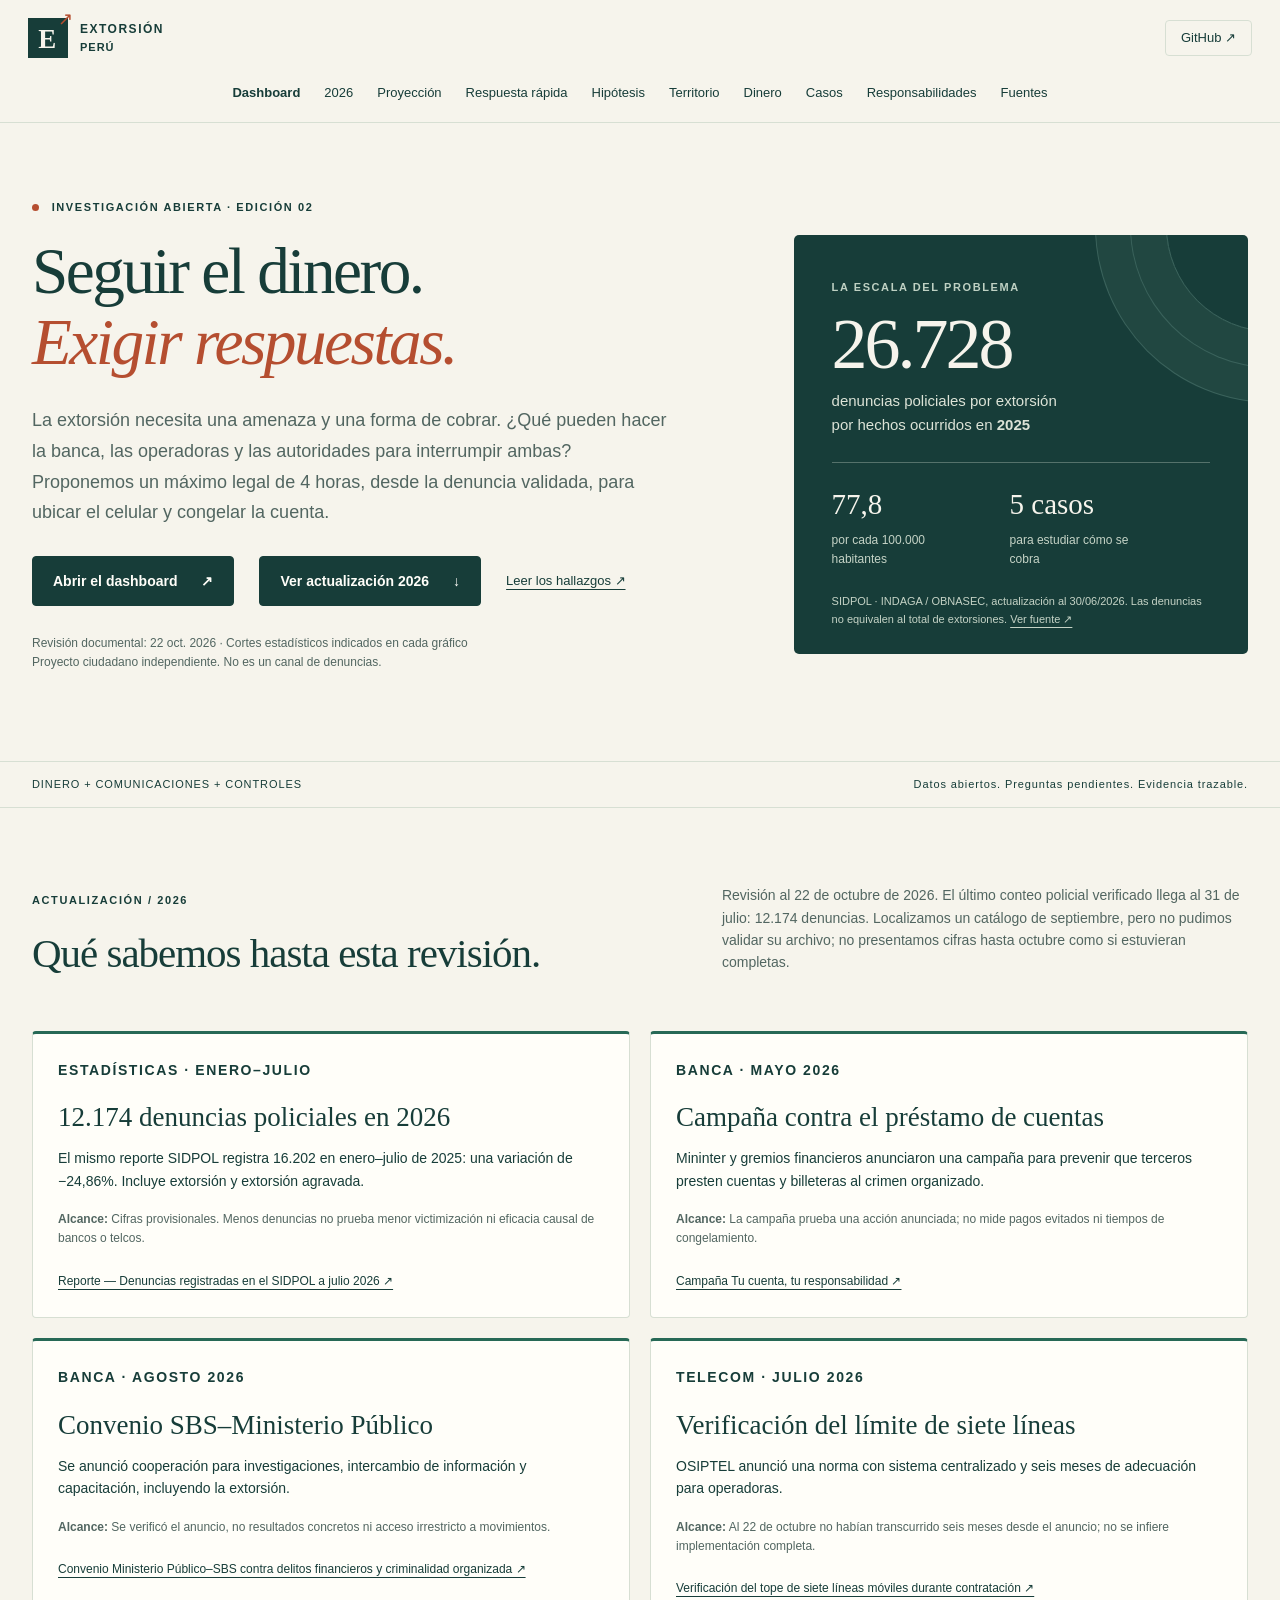
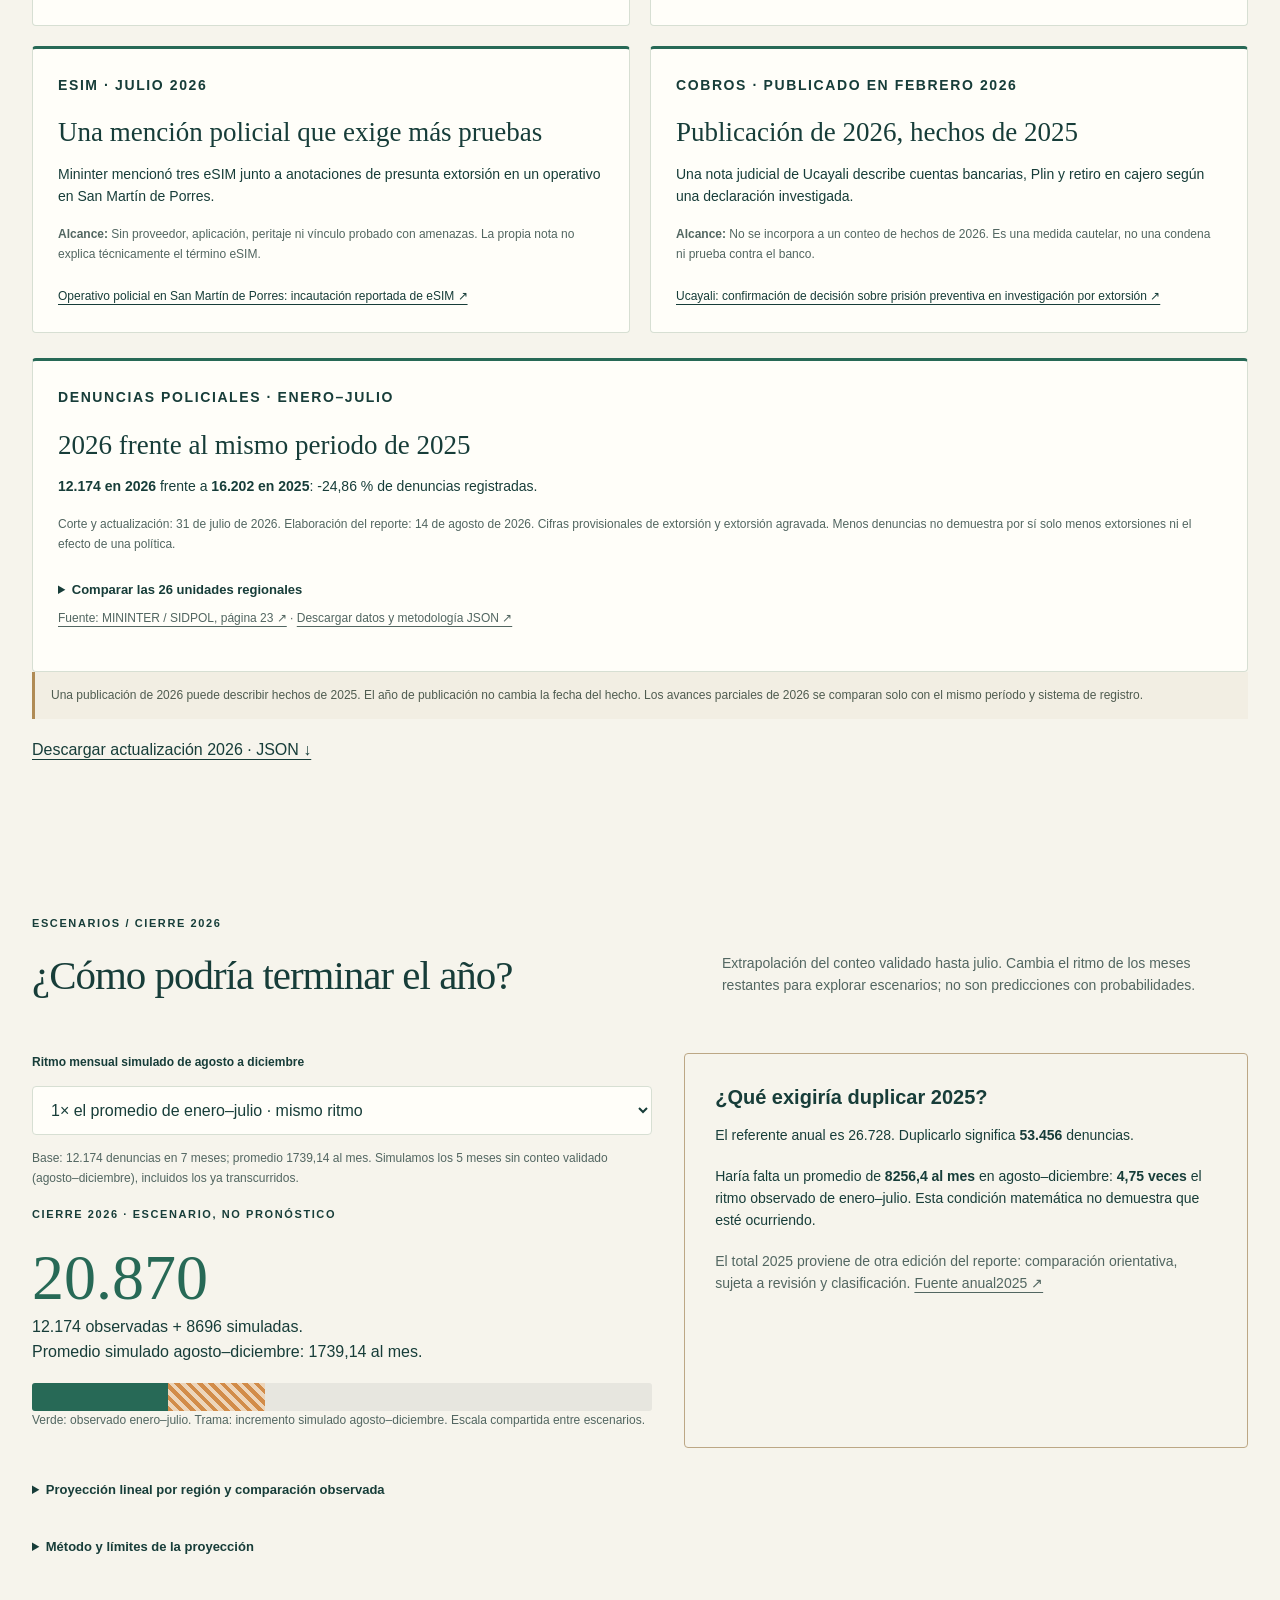
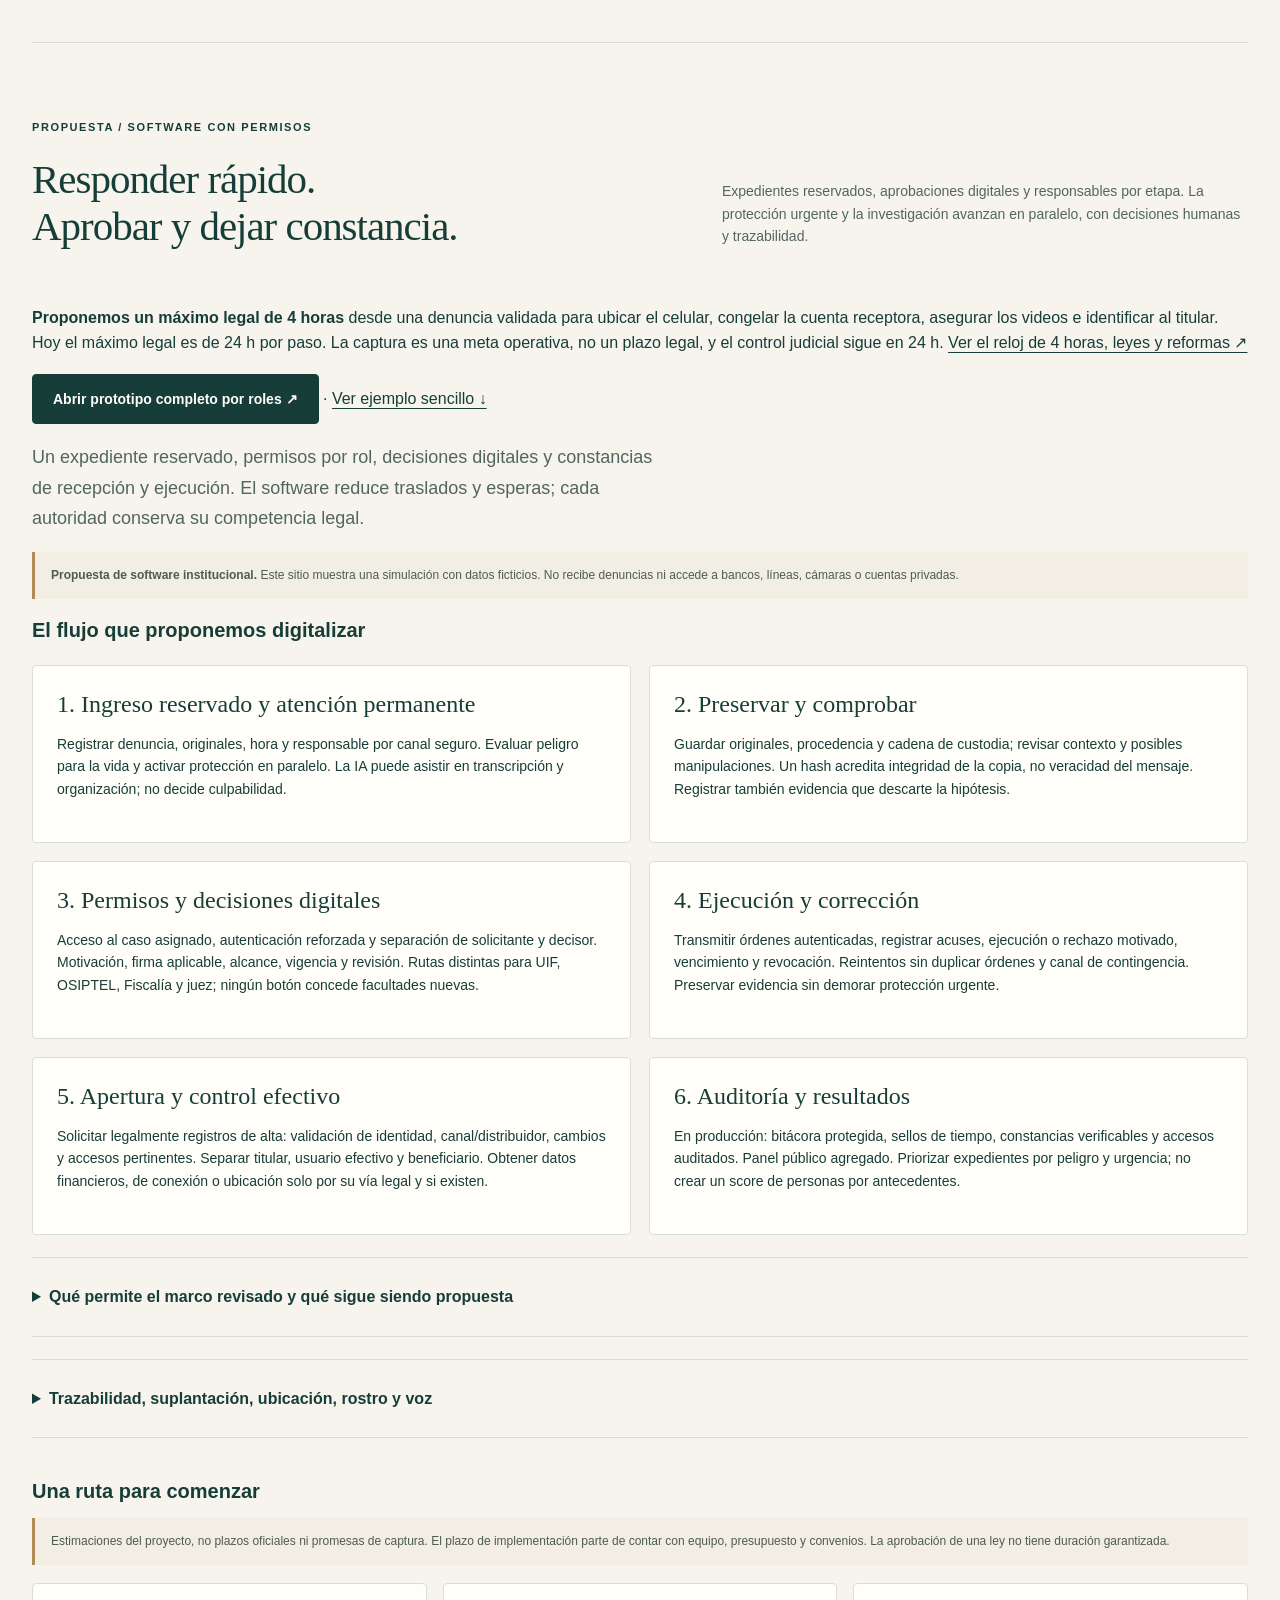
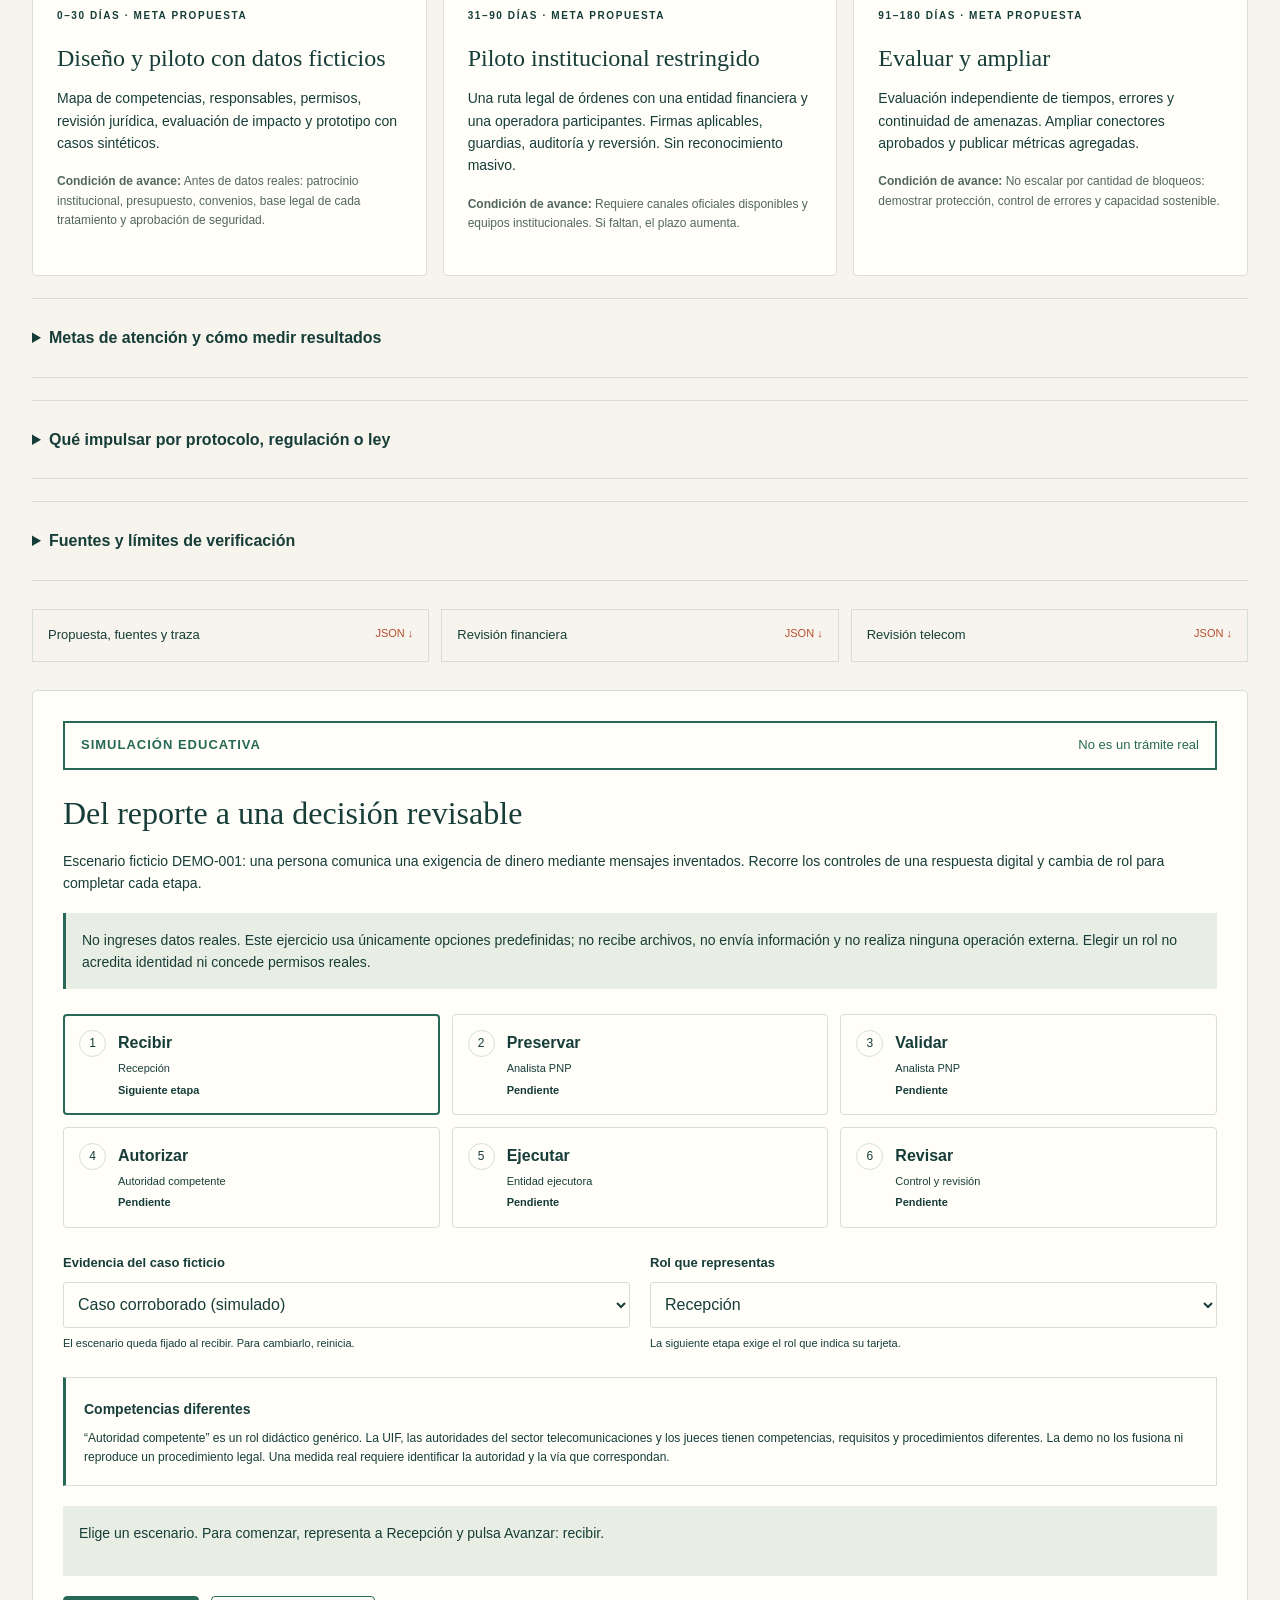
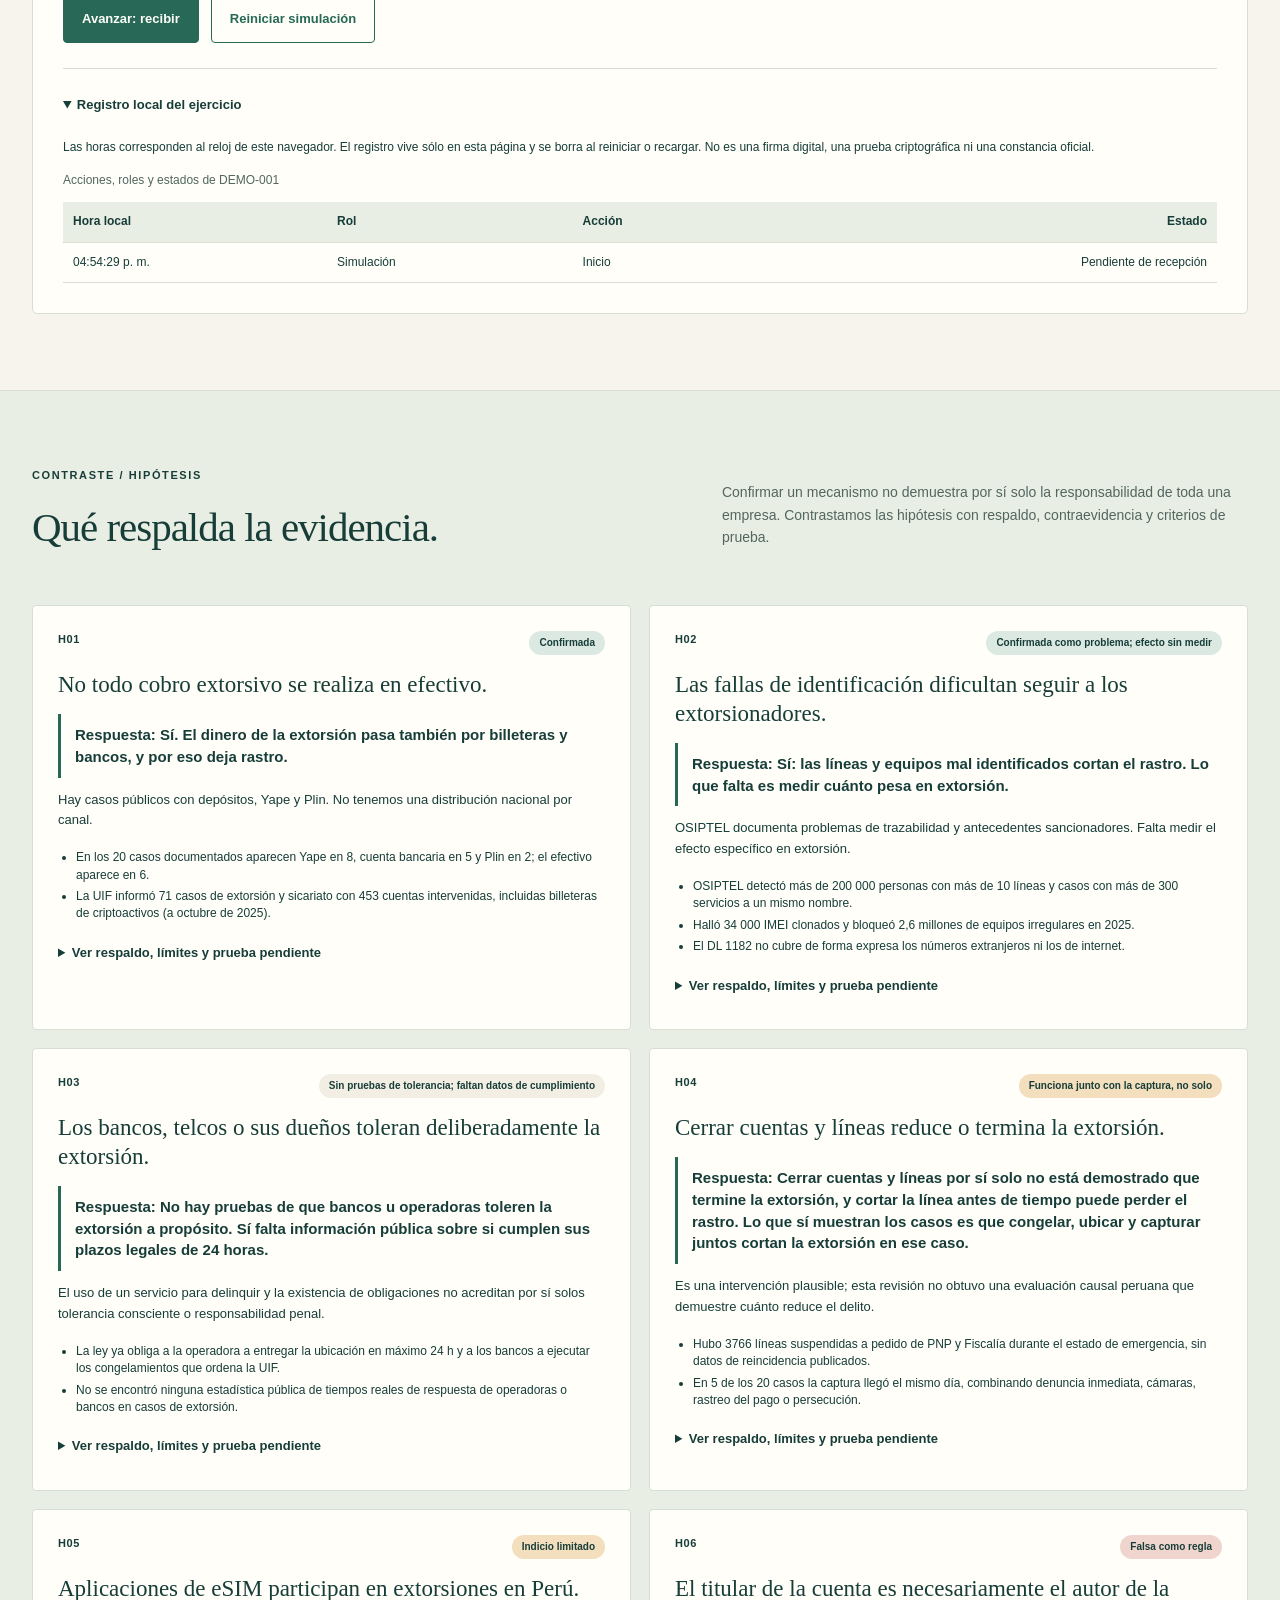
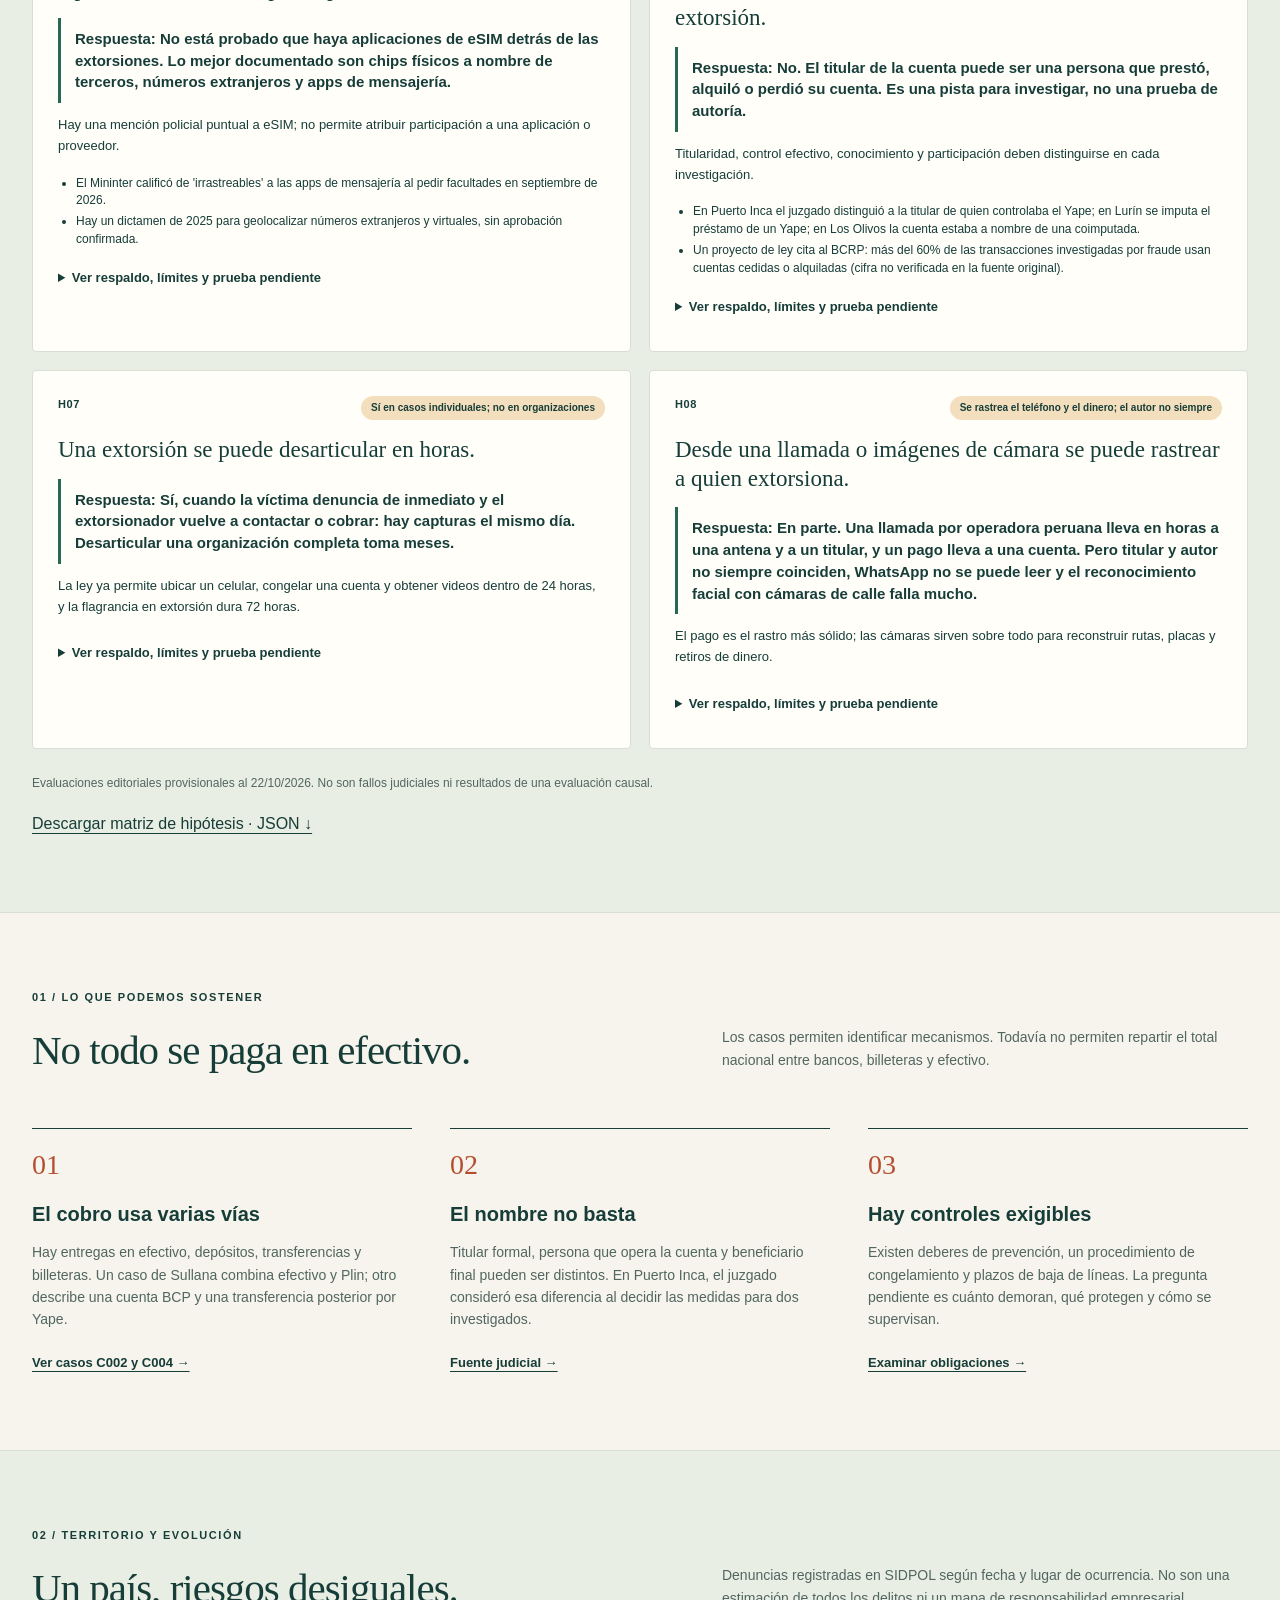
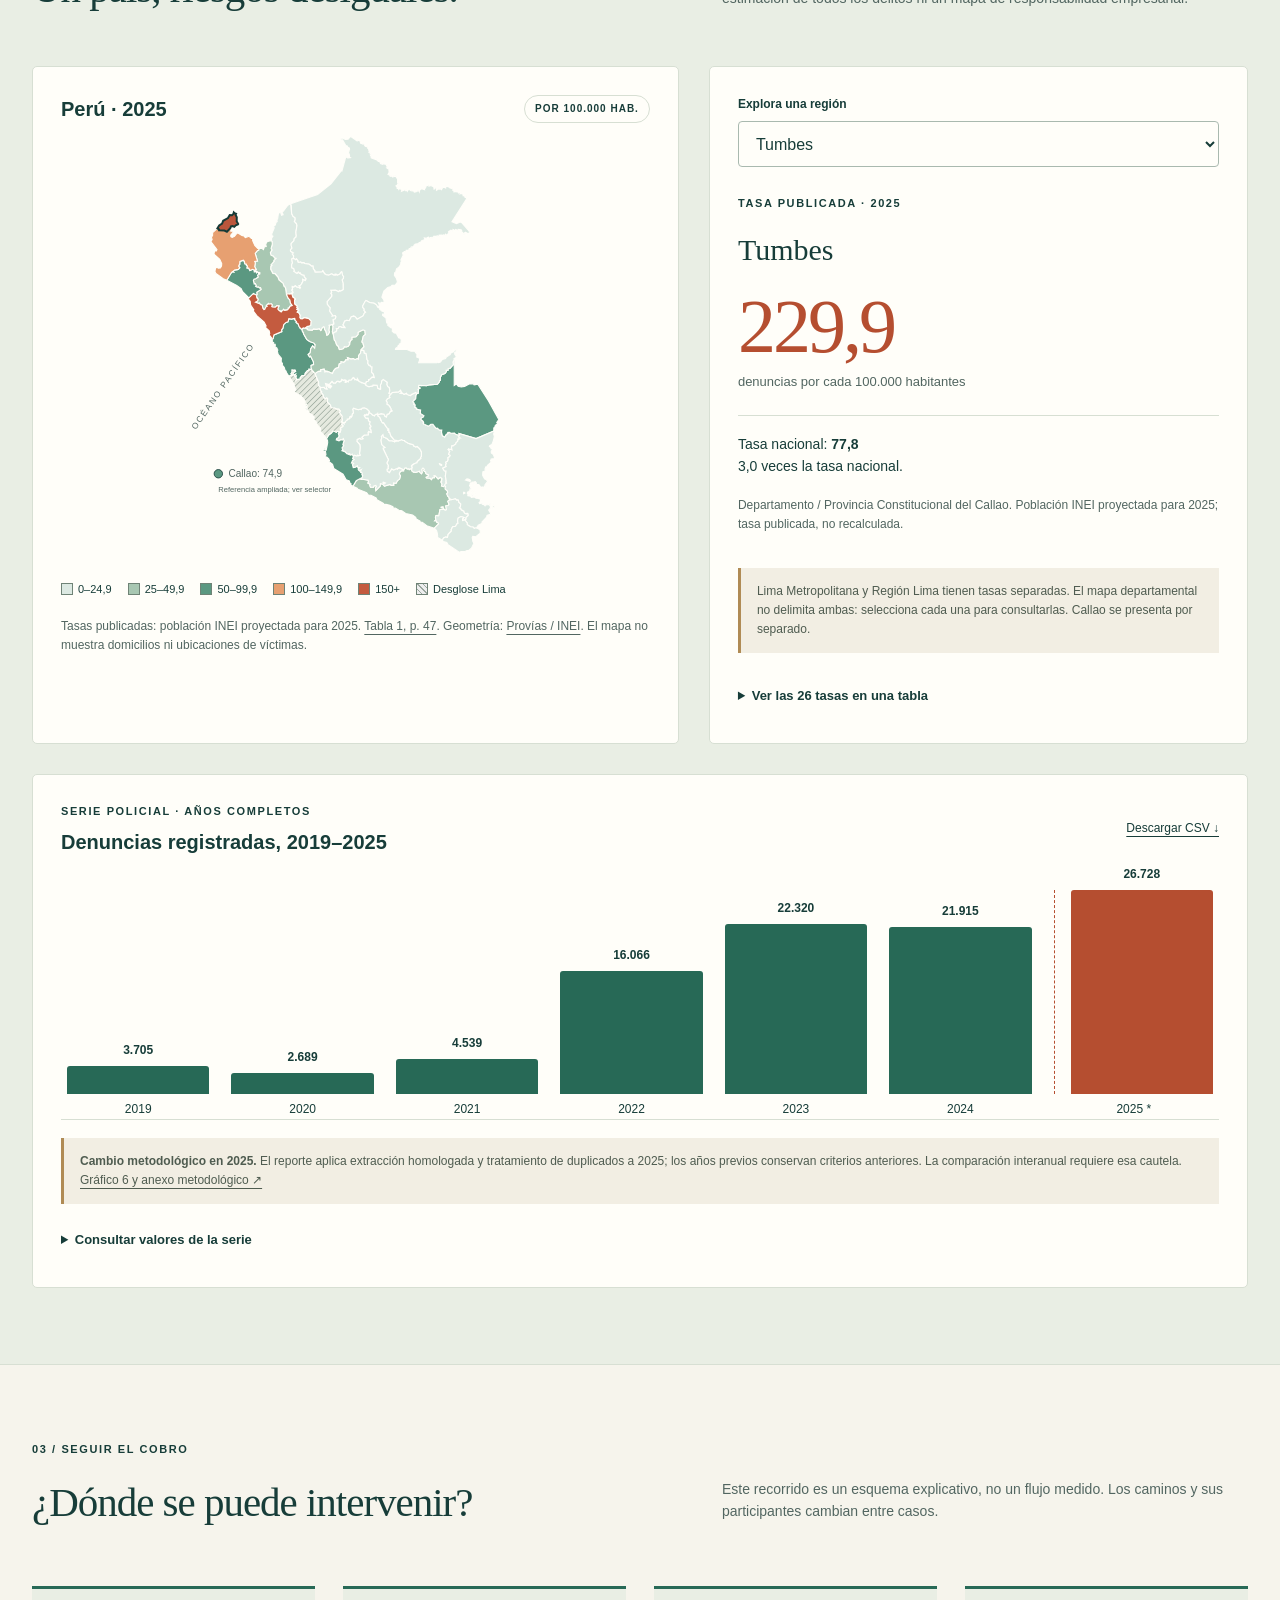
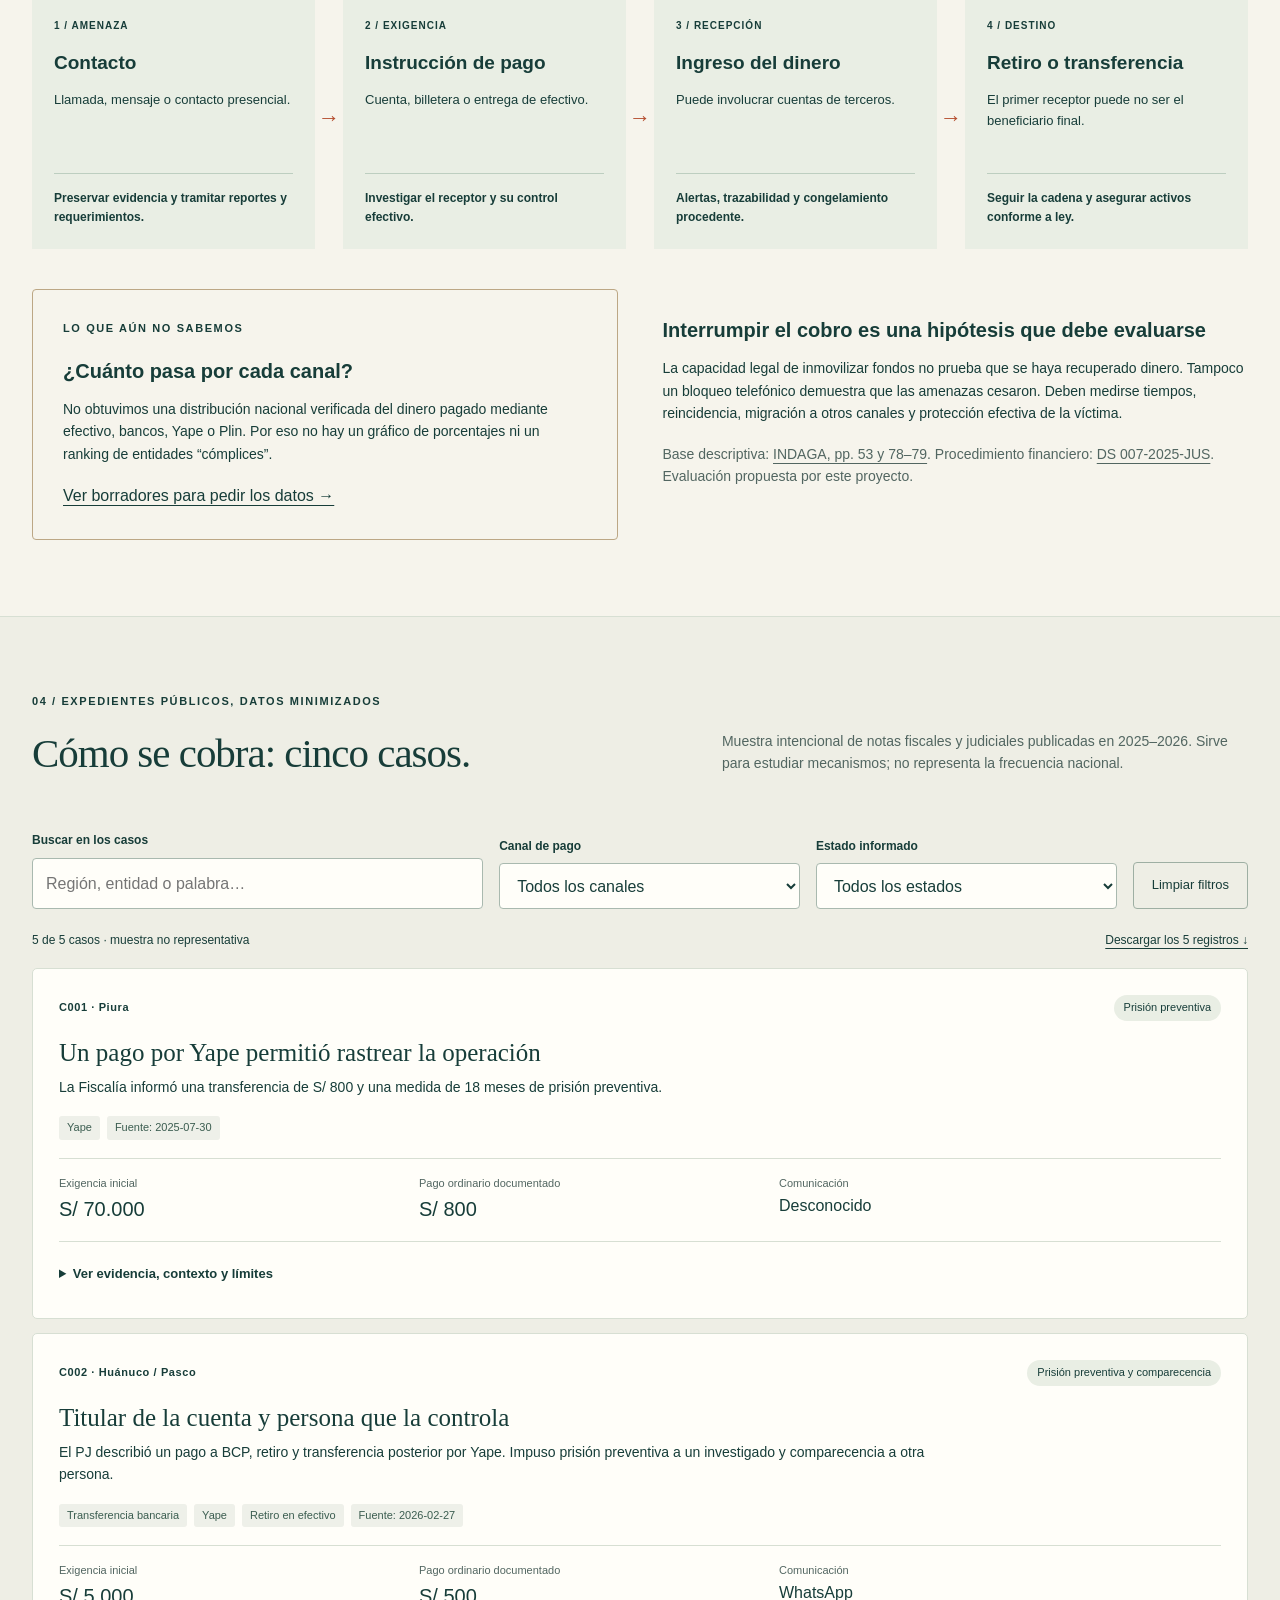
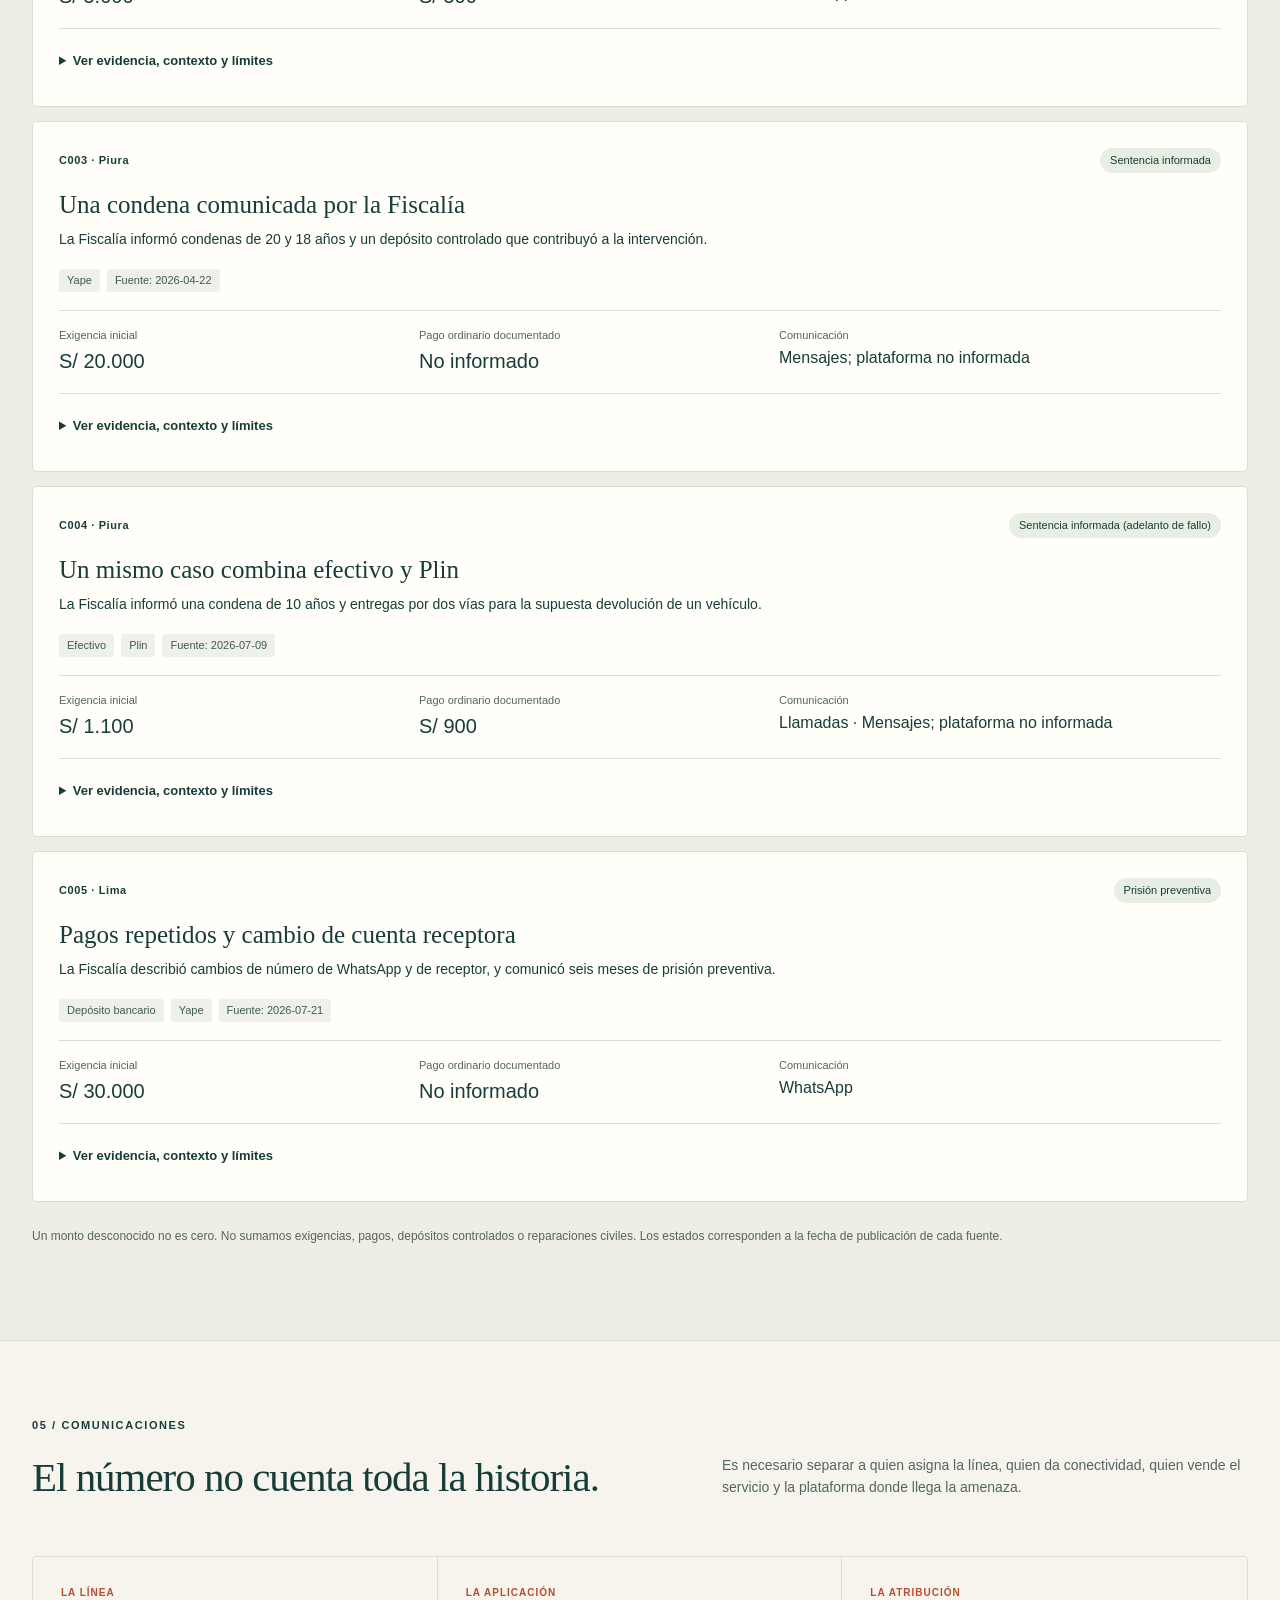
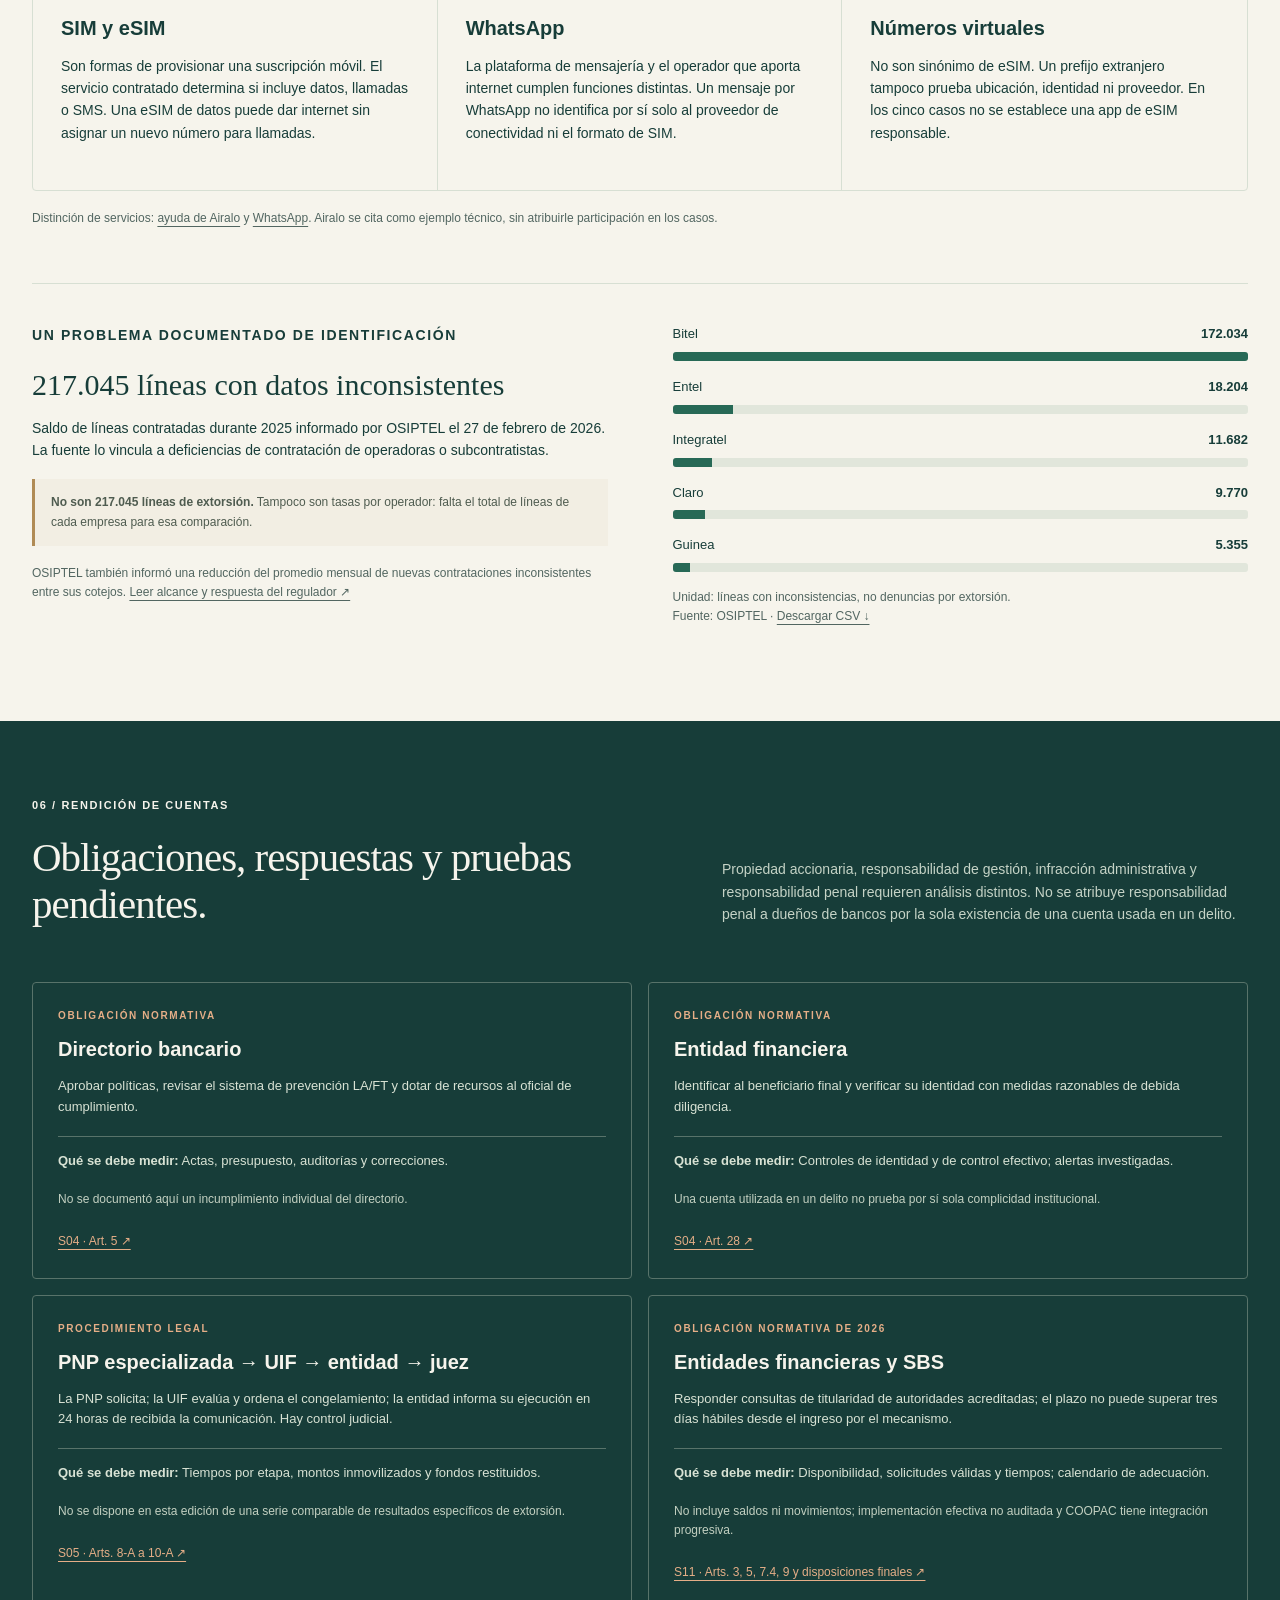
<file: index.html>
<!doctype html>
<html lang="es">
<head>
  <meta charset="utf-8"><meta name="viewport" content="width=device-width,initial-scale=1">
  <title>Extorsión Perú · Datos e investigación</title>
  <meta name="description" content="Observatorio independiente sobre extorsión en Perú: mapa regional, canales de cobro y comunicación, casos documentados y responsabilidades verificables.">
  <meta name="theme-color" content="#123e3b"><meta property="og:title" content="Extorsión Perú"><meta property="og:description" content="Dinero, comunicaciones y rendición de cuentas. Investigación abierta con fuentes verificables.">
  <link rel="icon" href="assets/favicon.svg" type="image/svg+xml"><link rel="stylesheet" href="assets/style.css?v=1.4">
  <script src="assets/app.js?v=1.3" defer></script><script src="assets/research.js?v=1.3" defer></script><script src="assets/projection.js?v=1.3" defer></script>
  <link rel="stylesheet" href="assets/response-plan.css?v=1.3"><link rel="stylesheet" href="assets/response-demo.css?v=1.3">
  <script src="assets/response-plan.js?v=1.3" defer></script><script src="assets/response-demo.js?v=1.3" defer></script>
</head>
<body>
<a class="skip" href="#contenido">Saltar al contenido</a>
<header><a class="brand" href="#inicio" aria-label="Extorsión Perú, inicio"><span class="brand-icon">E<span>↗</span></span><span>EXTORSIÓN<span class="brand-sub">PERÚ</span></span></a><nav aria-label="Principal"><a href="dashboard.html"><b>Dashboard</b></a><a href="#actualidad">2026</a><a href="#proyeccion">Proyección</a><a href="#respuesta">Respuesta rápida</a><a href="#contraste">Hipótesis</a><a href="#territorio">Territorio</a><a href="#dinero">Dinero</a><a href="#casos">Casos</a><a href="#responsabilidades">Responsabilidades</a><a href="#fuentes">Fuentes</a></nav><a class="repo-link" href="https://github.com/unimauro/extorsion-peru">GitHub ↗</a></header>
<main id="contenido">
<section class="hero wrap" id="inicio">
  <div class="hero-copy"><p class="eyebrow"><span class="live-dot"></span> INVESTIGACIÓN ABIERTA · EDICIÓN 02</p><h1>Seguir el dinero.<br><em>Exigir respuestas.</em></h1><p class="lede">La extorsión necesita una amenaza y una forma de cobrar. ¿Qué pueden hacer la banca, las operadoras y las autoridades para interrumpir ambas? Proponemos un máximo legal de 4 horas, desde la denuncia validada, para ubicar el celular y congelar la cuenta.</p><div class="actions"><a class="button" href="dashboard.html">Abrir el dashboard <span>↗</span></a><a class="button" href="#actualidad">Ver actualización 2026 <span>↓</span></a><a class="text-link" href="#hallazgos">Leer los hallazgos ↗</a></div><p class="micro">Revisión documental: 22 oct. 2026 · Cortes estadísticos indicados en cada gráfico<br>Proyecto ciudadano independiente. No es un canal de denuncias.</p></div>
  <aside class="hero-data" aria-label="Dato nacional"><span class="eyebrow light">LA ESCALA DEL PROBLEMA</span><strong class="hero-number">26.728</strong><p>denuncias policiales por extorsión<br>por hechos ocurridos en <b>2025</b></p><div class="stat-divider"></div><div class="hero-small"><div><strong>77,8</strong><span>por cada 100.000 habitantes</span></div><div><strong>5 casos</strong><span>para estudiar cómo se cobra</span></div></div><p class="hero-source">SIDPOL · INDAGA / OBNASEC, actualización al 30/06/2026. Las denuncias no equivalen al total de extorsiones. <a href="#S01">Ver fuente ↗</a></p></aside>
</section>
<div class="edition-bar"><div class="wrap"><span>DINERO + COMUNICACIONES + CONTROLES</span><span>Datos abiertos. Preguntas pendientes. Evidencia trazable.</span></div></div>


<section class="wrap section" id="actualidad"><div class="section-head"><div><p class="eyebrow">ACTUALIZACIÓN / 2026</p><h2>Qué sabemos hasta esta revisión.</h2></div><p id="cutoff-explainer">Revisión al 22 de octubre de 2026. Cada indicador distingue la fecha de publicación y el período al que se refiere.</p></div><div id="update-findings" class="update-grid"></div><p class="note">Una publicación de 2026 puede describir hechos de 2025. El año de publicación no cambia la fecha del hecho. Los avances parciales de 2026 se comparan solo con el mismo período y sistema de registro.</p><a href="data/actualizacion_2026.json" download>Descargar actualización 2026 · JSON ↓</a><p id="research-error" class="note" hidden>No se pudo cargar la actualización. Consulta los JSON y la traza en el repositorio.</p></section>
<section class="wrap section" id="proyeccion"><div class="section-head"><div><p class="eyebrow">ESCENARIOS / CIERRE 2026</p><h2>¿Cómo podría terminar el año?</h2></div><p>Extrapolación del conteo validado hasta julio. Cambia el ritmo de los meses restantes para explorar escenarios; no son predicciones con probabilidades.</p></div><div id="projection-content"></div></section>
<section class="wrap section" id="respuesta"><div class="section-head"><div><p class="eyebrow">PROPUESTA / SOFTWARE CON PERMISOS</p><h2>Responder rápido.<br>Aprobar y dejar constancia.</h2></div><p>Expedientes reservados, aprobaciones digitales y responsables por etapa. La protección urgente y la investigación avanzan en paralelo, con decisiones humanas y trazabilidad.</p></div><p><b>Proponemos un máximo legal de 4 horas</b> desde una denuncia validada para ubicar el celular, congelar la cuenta receptora, asegurar los videos e identificar al titular. Hoy el máximo legal es de 24 h por paso. La captura es una meta operativa, no un plazo legal, y el control judicial sigue en 24 h. <a href="dashboard.html#reloj">Ver el reloj de 4 horas, leyes y reformas ↗</a></p><p><a class="button" href="prototipo.html">Abrir prototipo completo por roles ↗</a> · <a href="#response-demo">Ver ejemplo sencillo ↓</a></p><div id="response-plan"></div><div id="response-demo"></div></section>
<section class="section contrast-section" id="contraste"><div class="wrap"><div class="section-head"><div><p class="eyebrow">CONTRASTE / HIPÓTESIS</p><h2>Qué respalda la evidencia.</h2></div><p>Confirmar un mecanismo no demuestra por sí solo la responsabilidad de toda una empresa. Contrastamos las hipótesis con respaldo, contraevidencia y criterios de prueba.</p></div><div id="hypotheses" class="hypothesis-grid"></div><p class="micro">Evaluaciones editoriales provisionales al 22/10/2026. No son fallos judiciales ni resultados de una evaluación causal.</p><a href="data/hipotesis.json" download>Descargar matriz de hipótesis · JSON ↓</a></div></section>

<section class="wrap section" id="hallazgos"><div class="section-head"><div><p class="eyebrow">01 / LO QUE PODEMOS SOSTENER</p><h2>No todo se paga en efectivo.</h2></div><p>Los casos permiten identificar mecanismos. Todavía no permiten repartir el total nacional entre bancos, billeteras y efectivo.</p></div><div class="findings"><article><span class="index">01</span><h3>El cobro usa varias vías</h3><p>Hay entregas en efectivo, depósitos, transferencias y billeteras. Un caso de Sullana combina efectivo y Plin; otro describe una cuenta BCP y una transferencia posterior por Yape.</p><a href="#casos">Ver casos C002 y C004 →</a></article><article><span class="index">02</span><h3>El nombre no basta</h3><p>Titular formal, persona que opera la cuenta y beneficiario final pueden ser distintos. En Puerto Inca, el juzgado consideró esa diferencia al decidir las medidas para dos investigados.</p><a href="#S13">Fuente judicial →</a></article><article><span class="index">03</span><h3>Hay controles exigibles</h3><p>Existen deberes de prevención, un procedimiento de congelamiento y plazos de baja de líneas. La pregunta pendiente es cuánto demoran, qué protegen y cómo se supervisan.</p><a href="#responsabilidades">Examinar obligaciones →</a></article></div></section>

<section class="section data-section" id="territorio"><div class="wrap"><div class="section-head"><div><p class="eyebrow">02 / TERRITORIO Y EVOLUCIÓN</p><h2>Un país, riesgos desiguales.</h2></div><p>Denuncias registradas en SIDPOL según fecha y lugar de ocurrencia. No son una estimación de todos los delitos ni un mapa de responsabilidad empresarial.</p></div>
<div class="map-layout"><div class="map-card"><div class="panel-top"><h3>Perú · 2025</h3><span class="pill">POR 100.000 HAB.</span></div><div id="map" class="map" aria-label="Mapa de tasas regionales"></div><div class="legend" aria-label="Leyenda"><span><i style="background:#dce9e2"></i>0–24,9</span><span><i style="background:#a8c7b2"></i>25–49,9</span><span><i style="background:#5b9881"></i>50–99,9</span><span><i style="background:#e7a071"></i>100–149,9</span><span><i style="background:#c45b3f"></i>150+</span><span><i class="hatch"></i>Desglose Lima</span></div><p class="micro">Tasas publicadas: población INEI proyectada para 2025. <a href="#S01">Tabla 1, p. 47</a>. Geometría: <a href="#S17">Provías / INEI</a>. El mapa no muestra domicilios ni ubicaciones de víctimas.</p></div>
<div class="region-panel"><label for="region-select">Explora una región</label><select id="region-select"></select><div id="region-detail" class="region-detail" aria-live="polite"></div><p class="note">Lima Metropolitana y Región Lima tienen tasas separadas. El mapa departamental no delimita ambas: selecciona cada una para consultarlas. Callao se presenta por separado.</p><details><summary>Ver las 26 tasas en una tabla</summary><div class="table-scroll"><table><caption>Tasa de denuncias por 100.000 habitantes · 2025</caption><thead><tr><th scope="col">Región</th><th scope="col">Tasa</th></tr></thead><tbody id="regions-table"></tbody></table></div></details></div></div>
<div class="trend-panel"><div class="panel-top"><div><p class="eyebrow">SERIE POLICIAL · AÑOS COMPLETOS</p><h3>Denuncias registradas, 2019–2025</h3></div><a class="download" href="data/serie_anual.csv" download>Descargar CSV ↓</a></div><div id="trend" class="trend"></div><p class="note"><b>Cambio metodológico en 2025.</b> El reporte aplica extracción homologada y tratamiento de duplicados a 2025; los años previos conservan criterios anteriores. La comparación interanual requiere esa cautela. <a href="#S01">Gráfico 6 y anexo metodológico ↗</a></p><details><summary>Consultar valores de la serie</summary><table><caption>SIDPOL · corte 31/12/2025 · actualización 30/06/2026</caption><thead><tr><th>Año</th><th>Denuncias</th><th>Tasa / 100.000 hab.</th></tr></thead><tbody id="series-table"></tbody></table></details></div>
</div></section>

<section class="wrap section" id="dinero"><div class="section-head"><div><p class="eyebrow">03 / SEGUIR EL COBRO</p><h2>¿Dónde se puede intervenir?</h2></div><p>Este recorrido es un esquema explicativo, no un flujo medido. Los caminos y sus participantes cambian entre casos.</p></div>
<div class="flow" aria-label="Recorrido explicativo del dinero"><article><span>1 / AMENAZA</span><h3>Contacto</h3><p>Llamada, mensaje o contacto presencial.</p><div class="intervention">Preservar evidencia y tramitar reportes y requerimientos.</div></article><span class="flow-arrow" aria-hidden="true">→</span><article><span>2 / EXIGENCIA</span><h3>Instrucción de pago</h3><p>Cuenta, billetera o entrega de efectivo.</p><div class="intervention">Investigar el receptor y su control efectivo.</div></article><span class="flow-arrow" aria-hidden="true">→</span><article><span>3 / RECEPCIÓN</span><h3>Ingreso del dinero</h3><p>Puede involucrar cuentas de terceros.</p><div class="intervention">Alertas, trazabilidad y congelamiento procedente.</div></article><span class="flow-arrow" aria-hidden="true">→</span><article><span>4 / DESTINO</span><h3>Retiro o transferencia</h3><p>El primer receptor puede no ser el beneficiario final.</p><div class="intervention">Seguir la cadena y asegurar activos conforme a ley.</div></article></div>
<div class="two-columns"><div class="callout"><p class="eyebrow">LO QUE AÚN NO SABEMOS</p><h3>¿Cuánto pasa por cada canal?</h3><p>No obtuvimos una distribución nacional verificada del dinero pagado mediante efectivo, bancos, Yape o Plin. Por eso no hay un gráfico de porcentajes ni un ranking de entidades “cómplices”.</p><a href="docs/solicitudes-informacion.md">Ver borradores para pedir los datos →</a></div><div class="plain-copy"><h3>Interrumpir el cobro es una hipótesis que debe evaluarse</h3><p>La capacidad legal de inmovilizar fondos no prueba que se haya recuperado dinero. Tampoco un bloqueo telefónico demuestra que las amenazas cesaron. Deben medirse tiempos, reincidencia, migración a otros canales y protección efectiva de la víctima.</p><p class="micro">Base descriptiva: <a href="#S03">INDAGA, pp. 53 y 78–79</a>. Procedimiento financiero: <a href="#S05">DS 007-2025-JUS</a>. Evaluación propuesta por este proyecto.</p></div></div></section>

<section id="casos" class="section case-section"><div class="wrap"><div class="section-head"><div><p class="eyebrow">04 / EXPEDIENTES PÚBLICOS, DATOS MINIMIZADOS</p><h2>Cómo se cobra: cinco casos.</h2></div><p>Muestra intencional de notas fiscales y judiciales publicadas en 2025–2026. Sirve para estudiar mecanismos; no representa la frecuencia nacional.</p></div><div class="filters"><div><label for="case-search">Buscar en los casos</label><input id="case-search" type="search" placeholder="Región, entidad o palabra…"></div><div><label for="payment-filter">Canal de pago</label><select id="payment-filter"><option value="">Todos los canales</option></select></div><div><label for="stage-filter">Estado informado</label><select id="stage-filter"><option value="">Todos los estados</option><option value="Prisión">Prisión preventiva / comparecencia</option><option value="Sentencia">Sentencia informada</option></select></div><button id="reset-filters" class="secondary" type="button">Limpiar filtros</button></div><div class="results-line"><p id="case-count" role="status"></p><a href="data/casos.csv" download>Descargar los 5 registros ↓</a></div><div id="case-list" class="case-list"></div><p class="micro">Un monto desconocido no es cero. No sumamos exigencias, pagos, depósitos controlados o reparaciones civiles. Los estados corresponden a la fecha de publicación de cada fuente.</p></div></section>

<section class="wrap section" id="comunicaciones"><div class="section-head"><div><p class="eyebrow">05 / COMUNICACIONES</p><h2>El número no cuenta toda la historia.</h2></div><p>Es necesario separar a quien asigna la línea, quien da conectividad, quien vende el servicio y la plataforma donde llega la amenaza.</p></div><div class="layer-grid"><article><span class="layer-label">LA LÍNEA</span><h3>SIM y eSIM</h3><p>Son formas de provisionar una suscripción móvil. El servicio contratado determina si incluye datos, llamadas o SMS. Una eSIM de datos puede dar internet sin asignar un nuevo número para llamadas.</p></article><article><span class="layer-label">LA APLICACIÓN</span><h3>WhatsApp</h3><p>La plataforma de mensajería y el operador que aporta internet cumplen funciones distintas. Un mensaje por WhatsApp no identifica por sí solo al proveedor de conectividad ni el formato de SIM.</p></article><article><span class="layer-label">LA ATRIBUCIÓN</span><h3>Números virtuales</h3><p>No son sinónimo de eSIM. Un prefijo extranjero tampoco prueba ubicación, identidad ni proveedor. En los cinco casos no se establece una app de eSIM responsable.</p></article></div><p class="micro">Distinción de servicios: <a href="#S10">ayuda de Airalo</a> y <a href="#S09">WhatsApp</a>. Airalo se cita como ejemplo técnico, sin atribuirle participación en los casos.</p>
<div class="telco-layout"><div><p class="eyebrow">UN PROBLEMA DOCUMENTADO DE IDENTIFICACIÓN</p><h3>217.045 líneas con datos inconsistentes</h3><p>Saldo de líneas contratadas durante 2025 informado por OSIPTEL el 27 de febrero de 2026. La fuente lo vincula a deficiencias de contratación de operadoras o subcontratistas.</p><p class="note"><b>No son 217.045 líneas de extorsión.</b> Tampoco son tasas por operador: falta el total de líneas de cada empresa para esa comparación.</p><p class="micro">OSIPTEL también informó una reducción del promedio mensual de nuevas contrataciones inconsistentes entre sus cotejos. <a href="#S07">Leer alcance y respuesta del regulador ↗</a></p></div><div id="telco-chart" class="telco-chart" aria-label="Líneas inconsistentes por empresa"></div></div></section>

<section class="section responsibility-section" id="responsabilidades"><div class="wrap"><div class="section-head"><div><p class="eyebrow">06 / RENDICIÓN DE CUENTAS</p><h2>Obligaciones, respuestas y pruebas pendientes.</h2></div><p>Propiedad accionaria, responsabilidad de gestión, infracción administrativa y responsabilidad penal requieren análisis distintos. No se atribuye responsabilidad penal a dueños de bancos por la sola existencia de una cuenta usada en un delito.</p></div><div id="matrix" class="matrix"></div><div class="accountability"><h3>Una agenda concreta para exigir resultados</h3><p>Publicar tiempos agregados de respuesta, montos inmovilizados y restituidos, requerimientos cumplidos, medidas corregidas y sanciones firmes. La rapidez debe acompañarse de trazabilidad, revisión de errores y protección frente a suplantaciones.</p><a class="button" href="docs/solicitudes-informacion.md">Leer solicitudes de información ↗</a><p class="micro">Propuestas del proyecto. Los borradores no han sido enviados.</p></div></div></section>

<section class="wrap section" id="metodologia"><div class="section-head"><div><p class="eyebrow">07 / MÉTODO Y LÍMITES</p><h2>Una evidencia que puedas revisar.</h2></div><p>Esta edición ampliada es una base abierta para ampliar la investigación. Los vacíos se mantienen visibles.</p></div><div class="method-grid"><article><h3>Tres universos separados</h3><p>La serie y el mapa principal usan SIDPOL. La serie fiscal del INEI se descarga por separado. Los cinco casos no se agregan a ninguna de esas estadísticas.</p></article><article><h3>Verificación y deduplicación</h3><p>Cada caso tiene fuente completa, localizador, fechas y límites. No contamos republicaciones como corroboraciones. Los pagos posteriores del mismo caso no crean una nueva víctima.</p></article><article><h3>Privacidad y correcciones</h3><p>No publicamos números de cuentas, teléfonos, identidades o domicilios de víctimas e investigados. Para corregir, indica el ID y una fuente pública; evita incluir datos sensibles en GitHub.</p></article></div><div class="download-grid"><a href="data/casos.json" download>Casos <span>JSON ↓</span></a><a href="data/regiones.csv" download>Tasas regionales <span>CSV ↓</span></a><a href="data/serie_anual.csv" download>Serie policial <span>CSV ↓</span></a><a href="data/serie_fiscal_semestral.csv" download>Serie fiscal separada <span>CSV ↓</span></a><a href="data/responsabilidades.csv" download>Responsabilidades <span>CSV ↓</span></a><a href="data/fuentes.json" download>Registro de fuentes <span>JSON ↓</span></a></div><p><a href="https://github.com/unimauro/extorsion-peru/blob/main/docs/metodologia.md">Metodología completa ↗</a> · <a href="https://github.com/unimauro/extorsion-peru/blob/main/docs/diccionario.md">Diccionario ↗</a> · <a href="https://github.com/unimauro/extorsion-peru/issues/new?template=correccion.md">Proponer una corrección ↗</a></p></section>

<section class="wrap section sources-section" id="fuentes"><div class="section-head"><div><p class="eyebrow">08 / DOCUMENTACIÓN</p><h2>Fuentes, una por una.</h2></div><p>Incluye fuentes utilizadas y pistas pendientes de verificación. Las pistas incompletas no respaldan indicadores ni acusaciones.</p></div><div id="sources"></div></section>

<section class="wrap section" id="traza"><div class="section-head"><div><p class="eyebrow">INVESTIGACIÓN / TRAZA DE TRABAJO</p><h2>Tres agentes, evidencia revisable.</h2></div><p id="trace-method">Investigación en paralelo y revisión editorial central. La traza registra tareas, fuentes consultadas, decisiones y archivos producidos.</p></div><ol id="trace-tasks" class="trace-tasks"></ol><div class="download-grid"><a href="data/traza_tareas.json" download>Traza consolidada <span>JSON ↓</span></a><a href="research/2026-10-22/estadisticas_2026.json" download>Estadísticas <span>JSON ↓</span></a><a href="research/2026-10-22/cobros_banca.json" download>Cobros y banca <span>JSON ↓</span></a><a href="research/2026-10-22/comunicaciones_telco.json" download>Telecomunicaciones <span>JSON ↓</span></a><a href="research/2026-10-22/traza_estadisticas.json" download>Traza estadística <span>JSON ↓</span></a><a href="research/2026-10-22/traza_banca.json" download>Traza bancaria <span>JSON ↓</span></a><a href="research/2026-10-22/traza_telecom.json" download>Traza telecom <span>JSON ↓</span></a><a href="https://github.com/unimauro/extorsion-peru/actions">Publicaciones <span>GitHub ↗</span></a></div><p class="micro">Los agentes no equivalen a fuentes independientes. Si dos leen la misma nota, sigue siendo una sola evidencia. Se registran también los accesos fallidos y las afirmaciones descartadas.</p></section>
<aside class="support wrap"><div><p class="eyebrow">APOYO AL TRABAJO INDEPENDIENTE</p><h2>Ayuda a sostener Extorsión Perú.</h2><p>Aportes para el trabajo del autor, Carlos Mauro Cárdenas Fernández. No son ayuda directa a víctimas ni condicionan las conclusiones.</p><p class="micro">Datos recuperados de un <a href="#S20">repositorio público del autor</a>.</p></div><div class="support-actions"><button id="copy-yape" class="button" type="button">Yape · 940 584 307 <span>Copiar</span></button><a class="secondary" href="https://buymeacoffee.com/unimauro" target="_blank" rel="noopener noreferrer">Buy Me a Coffee ↗</a><span id="copy-status" role="status" class="micro"></span></div></aside>
</main><footer class="wrap"><span>EXTORSIÓN PERÚ</span><span>Edición 1.4 · 22/10/2026 · <a href="https://github.com/unimauro/extorsion-peru">Código y datos ↗</a></span></footer>
<noscript><div class="noscript">Para usar el mapa y los filtros activa JavaScript. Los archivos descargables y la documentación siguen disponibles en <a href="https://github.com/unimauro/extorsion-peru">GitHub</a>.</div></noscript><div id="load-error" role="alert" hidden></div>
</body></html>
</file>
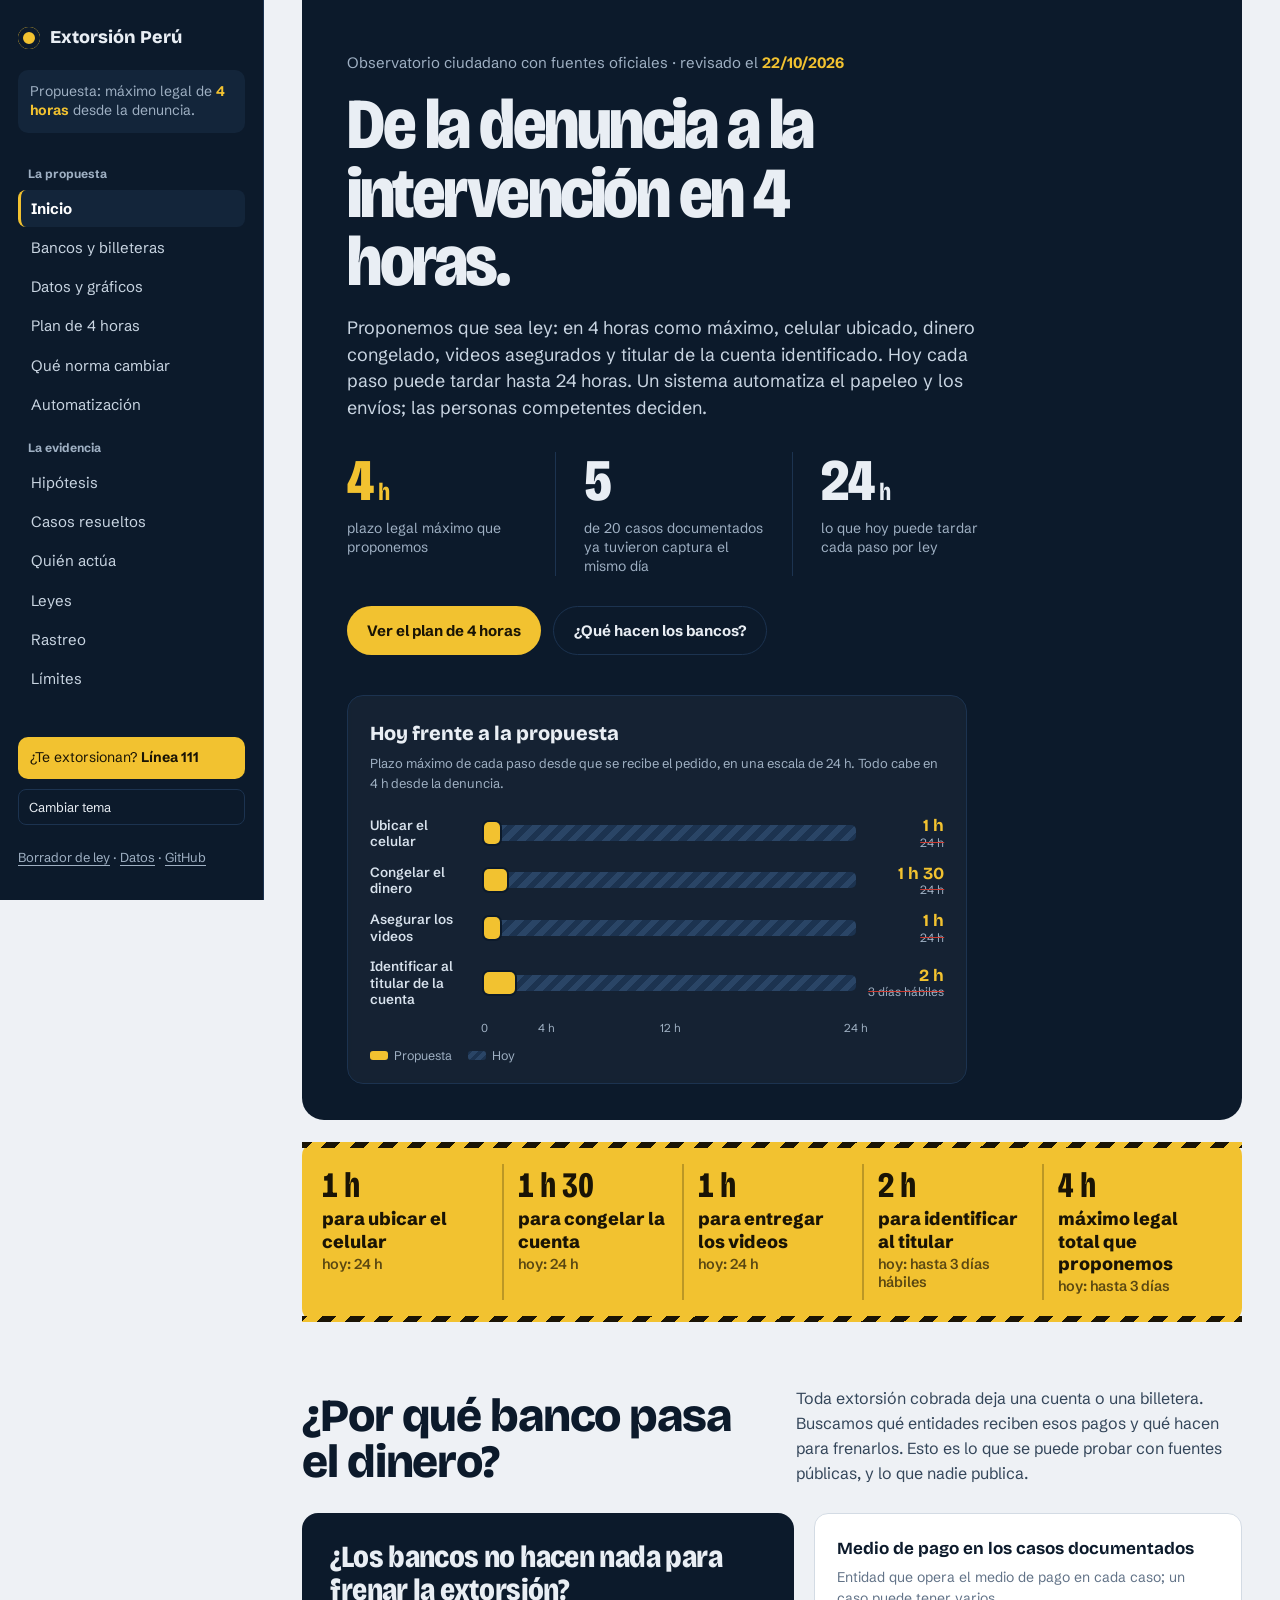
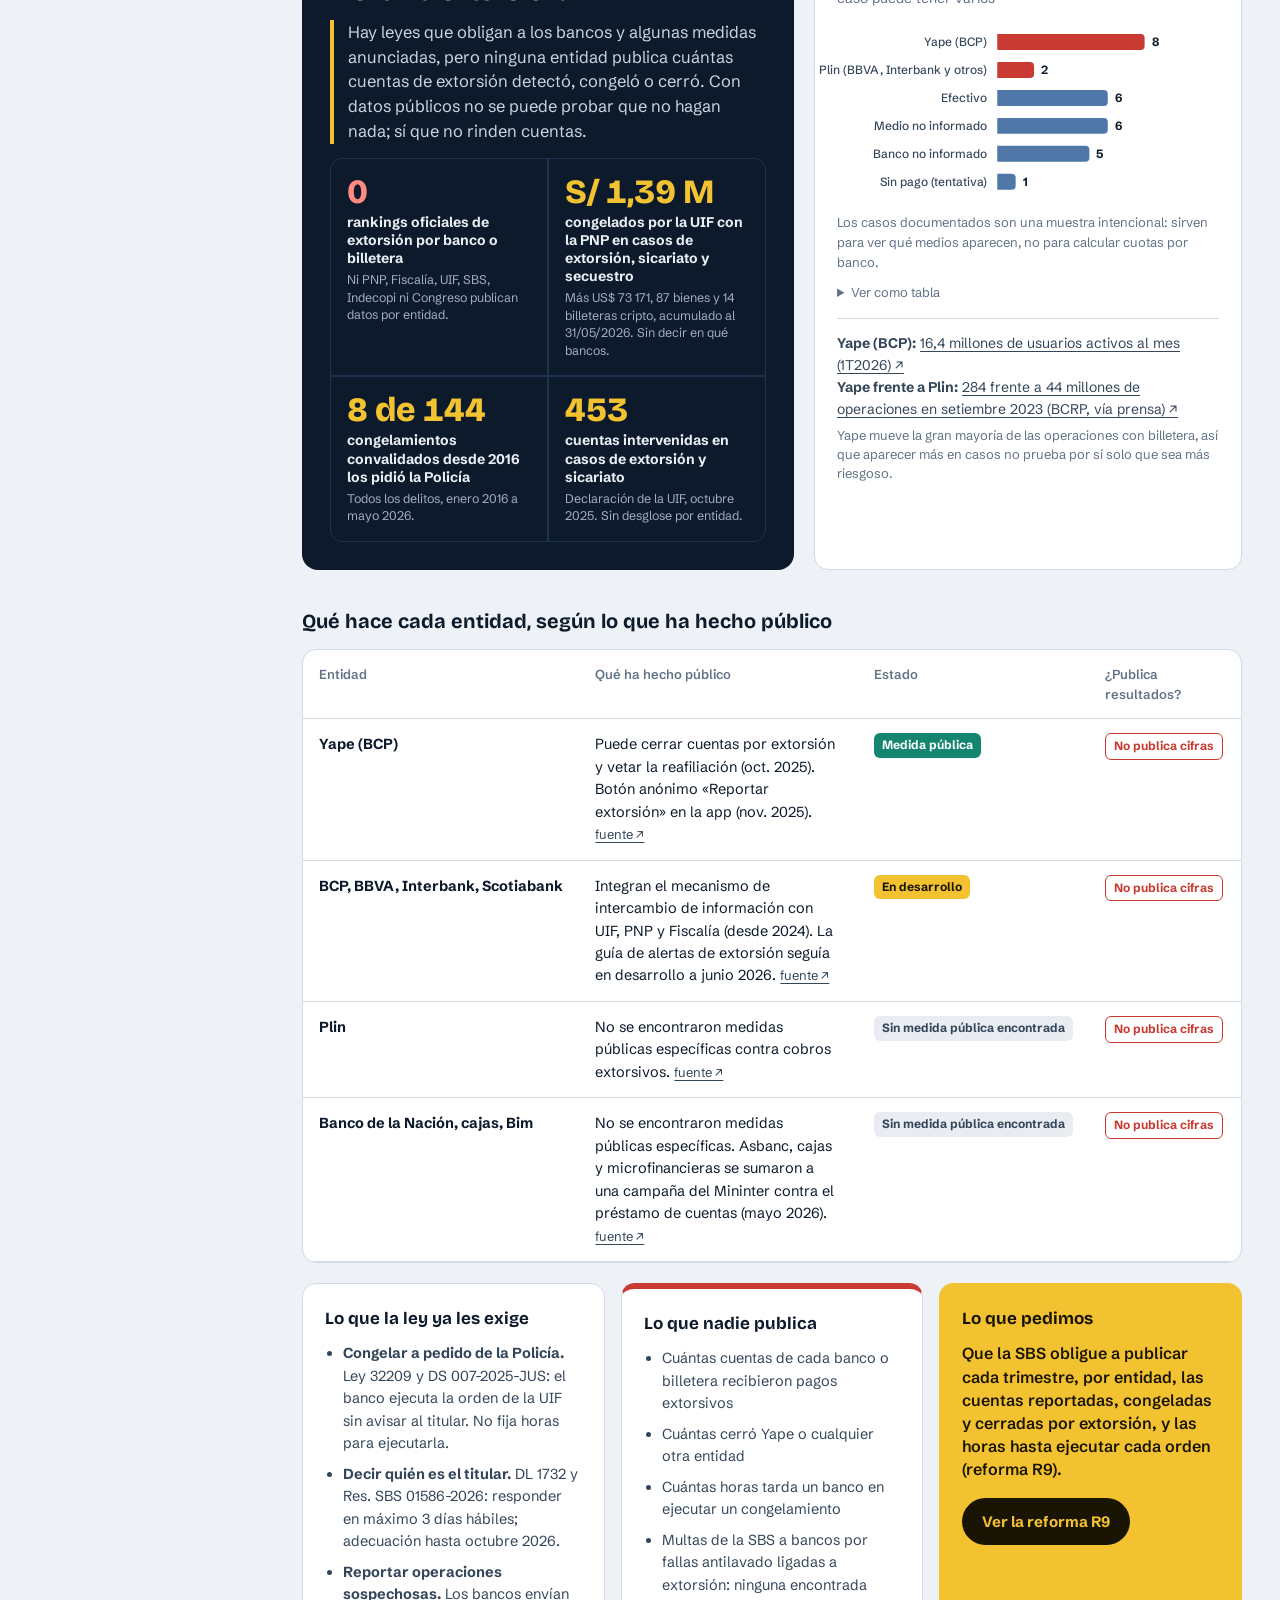
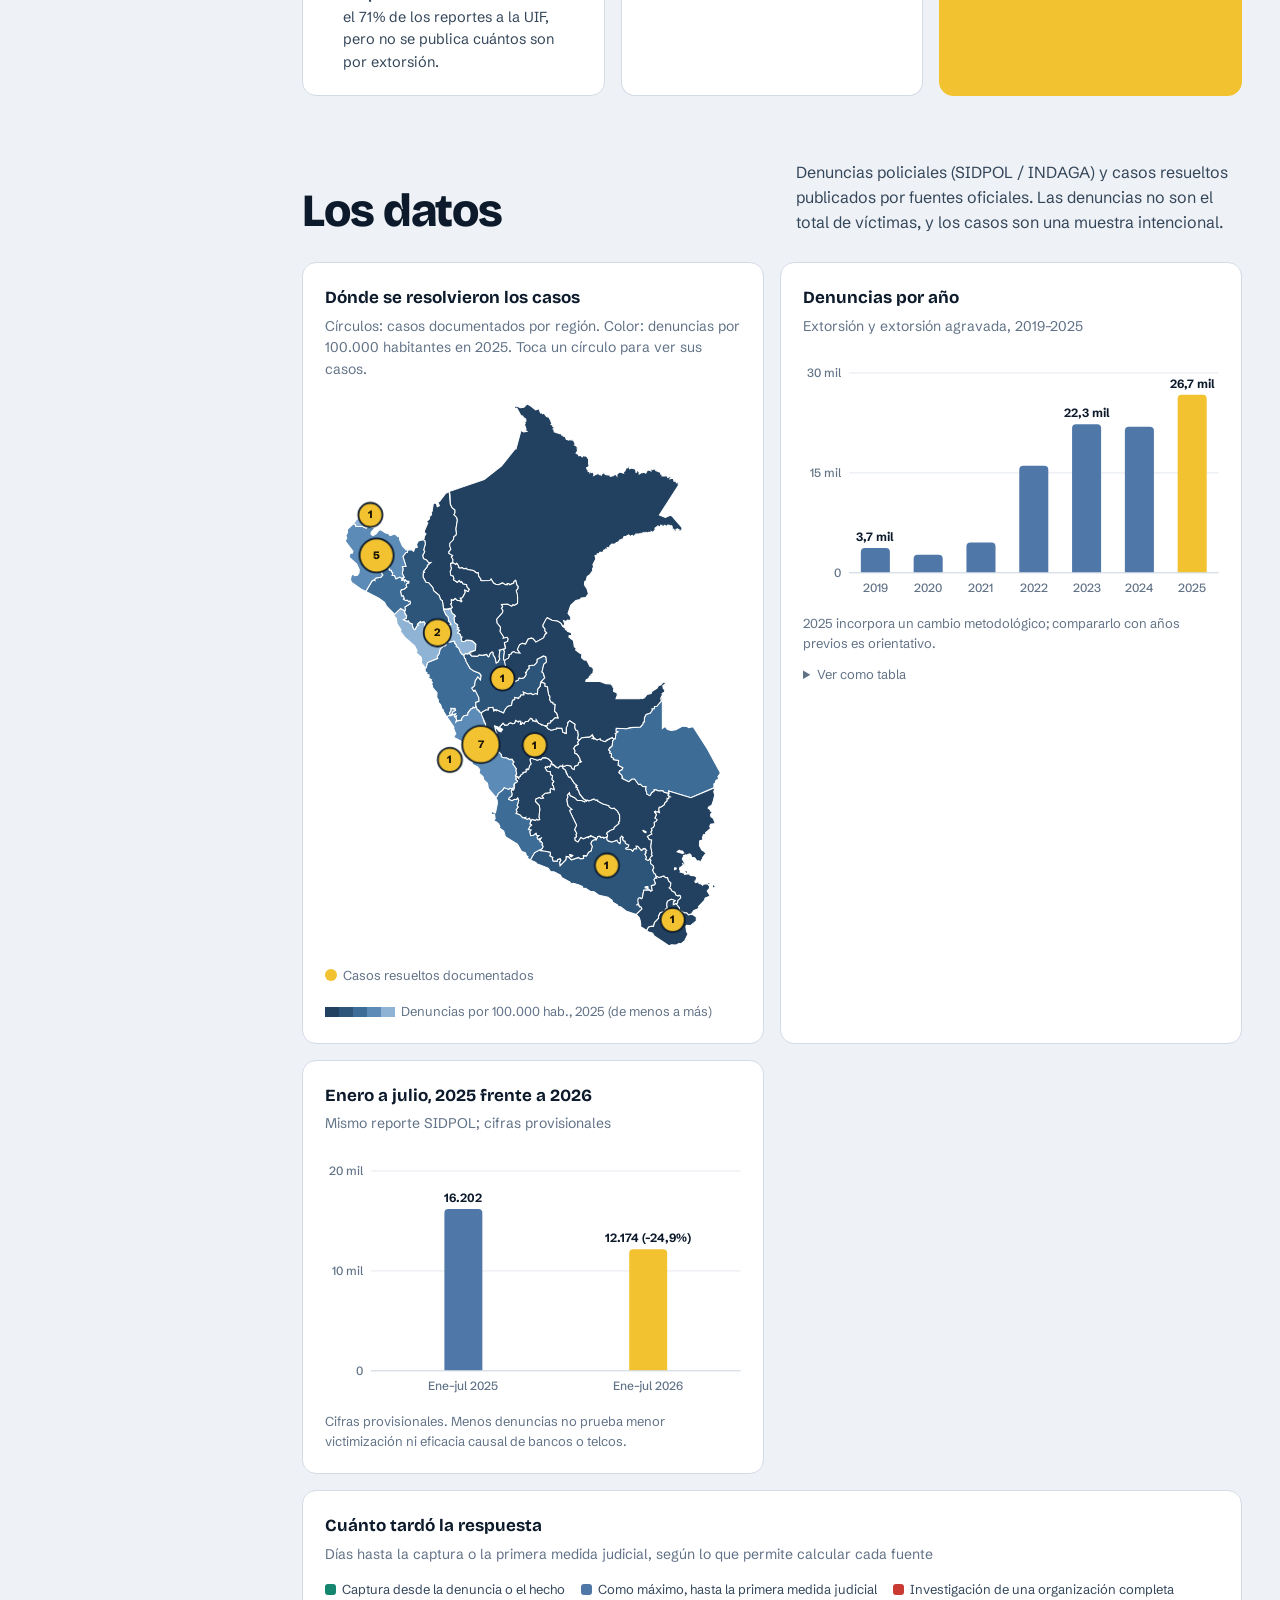
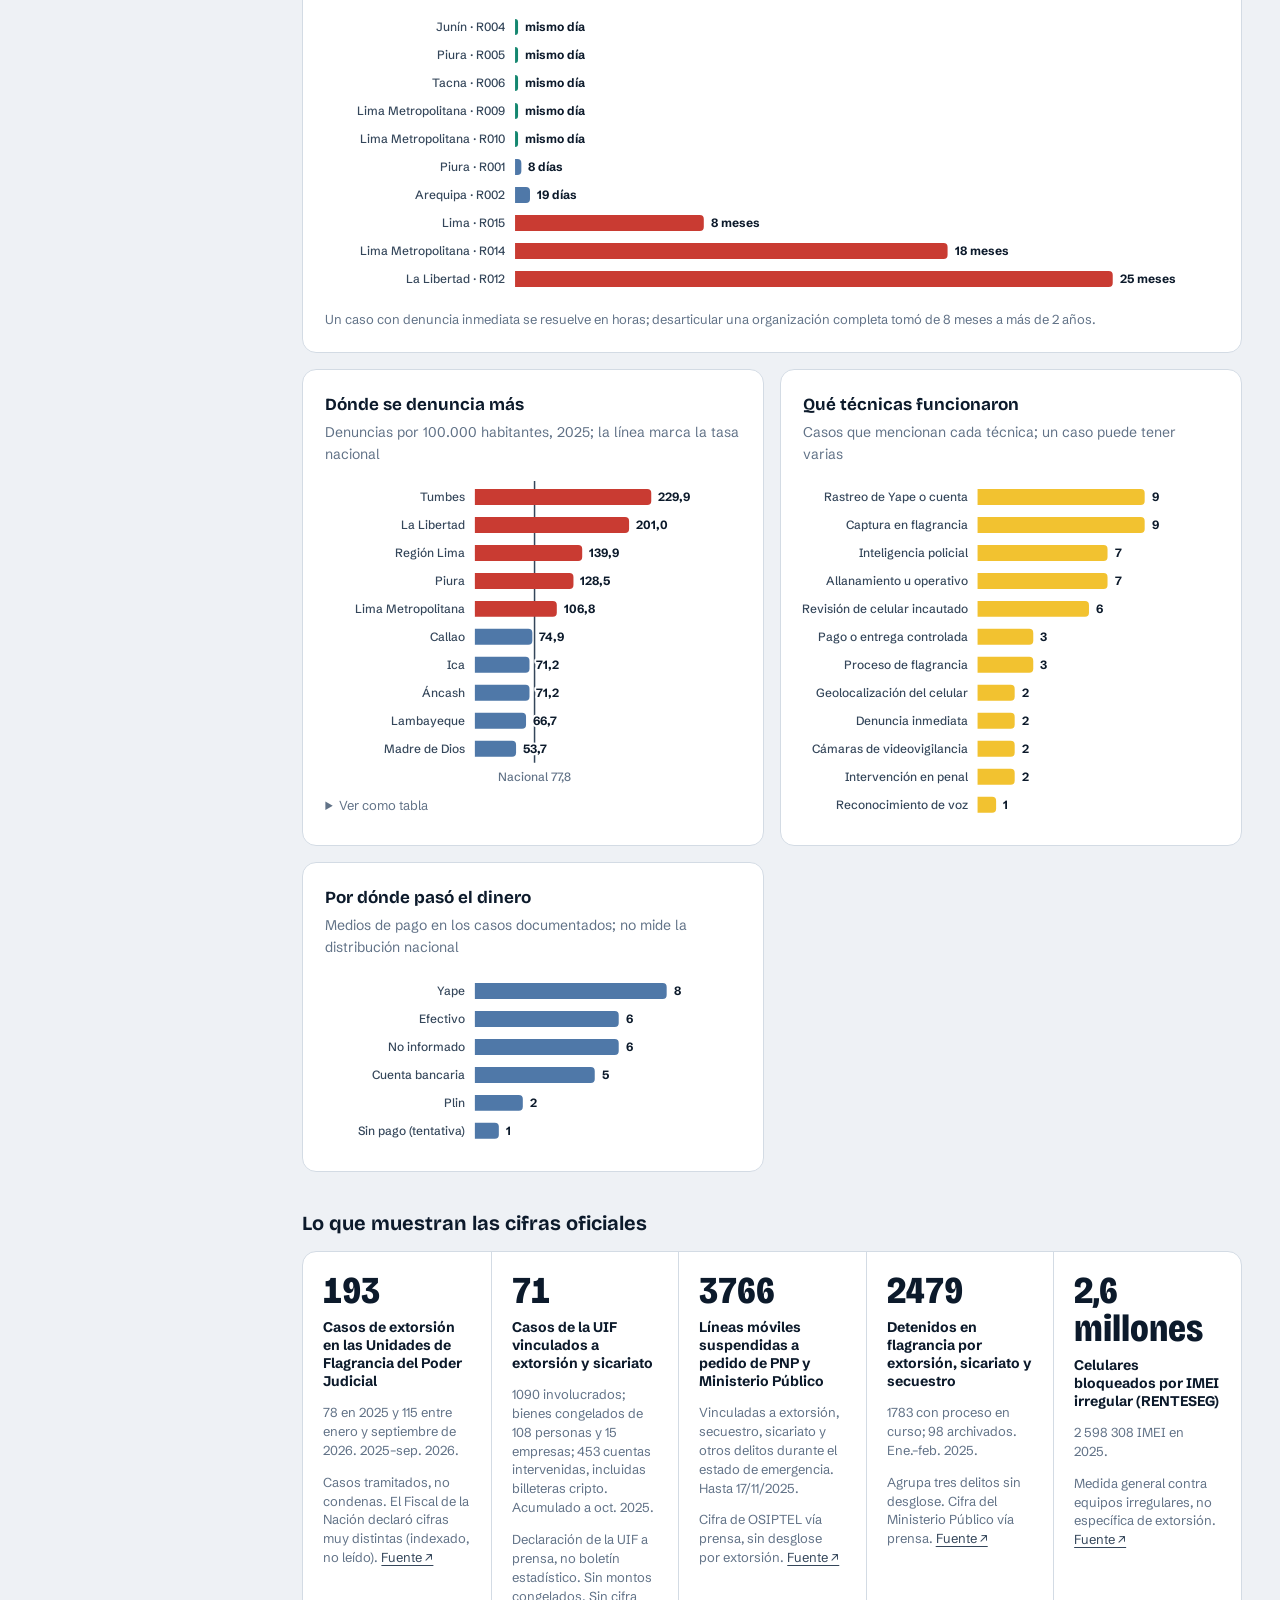
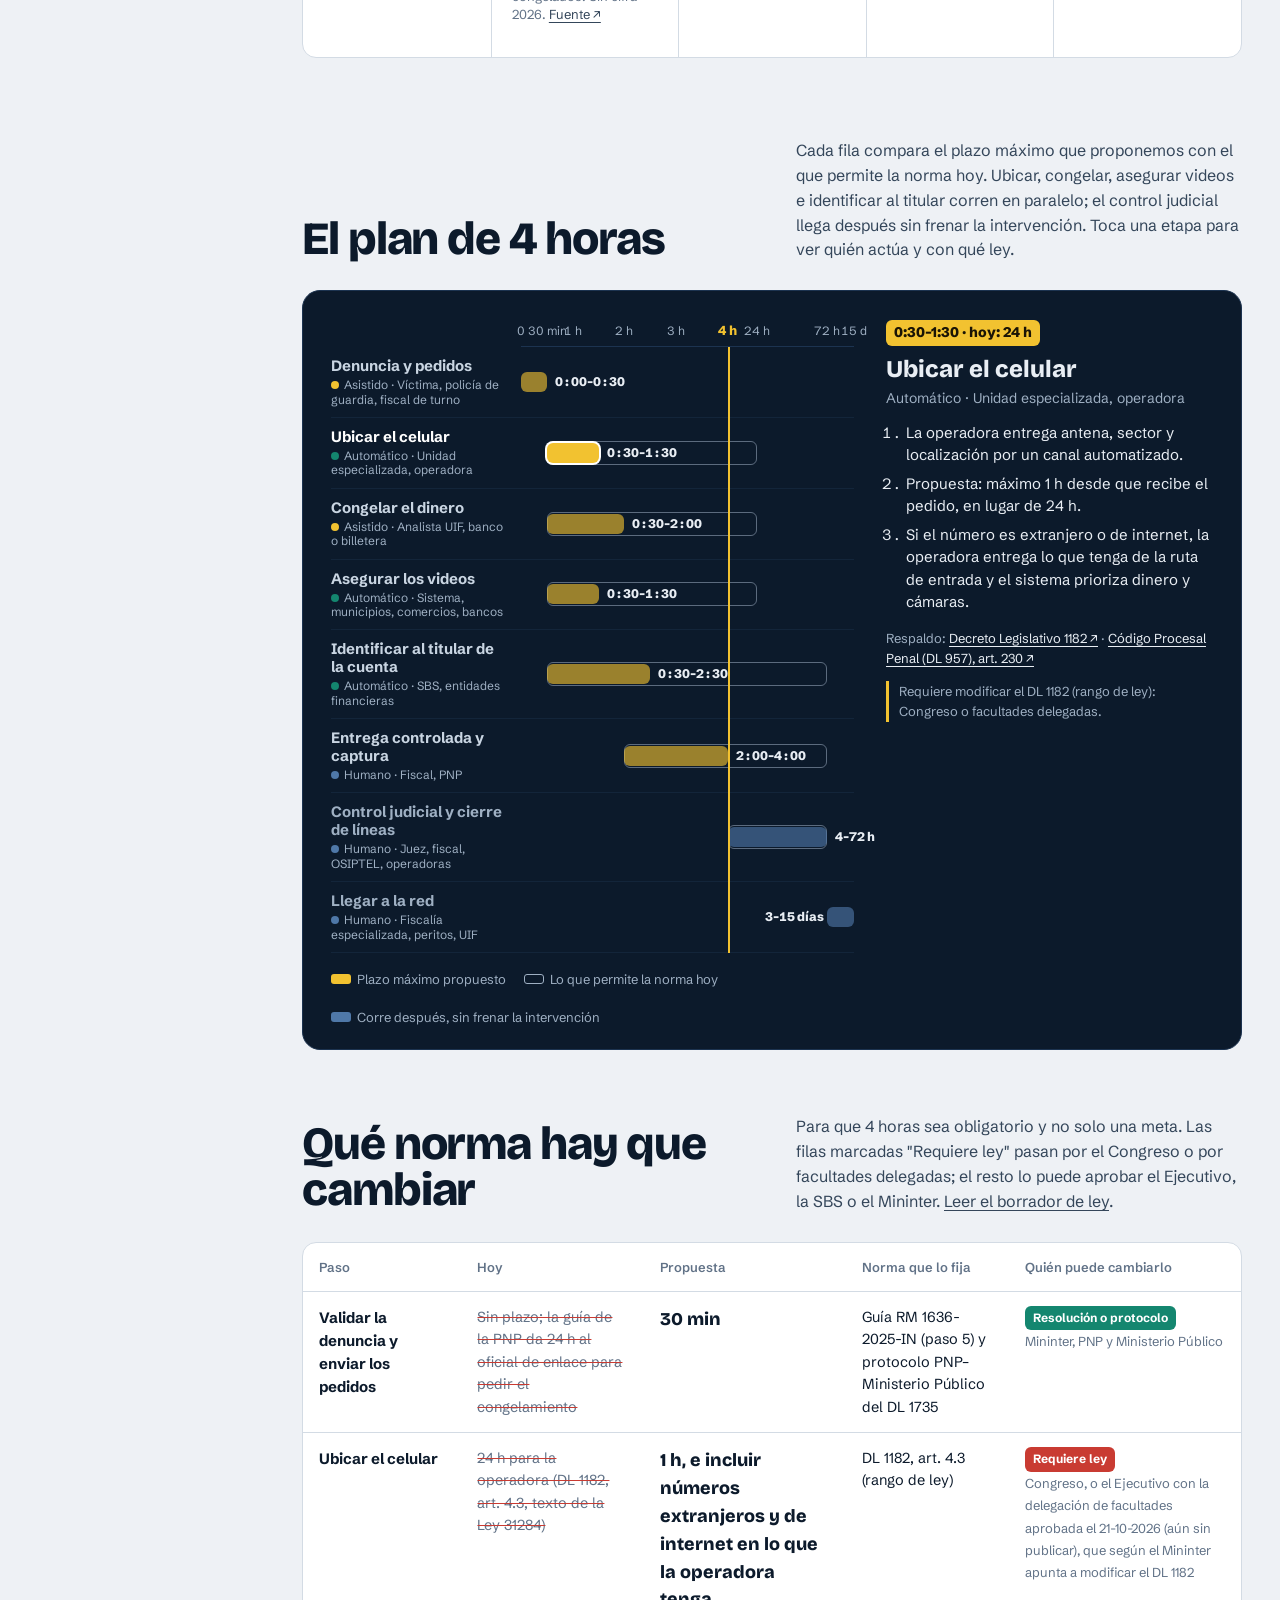
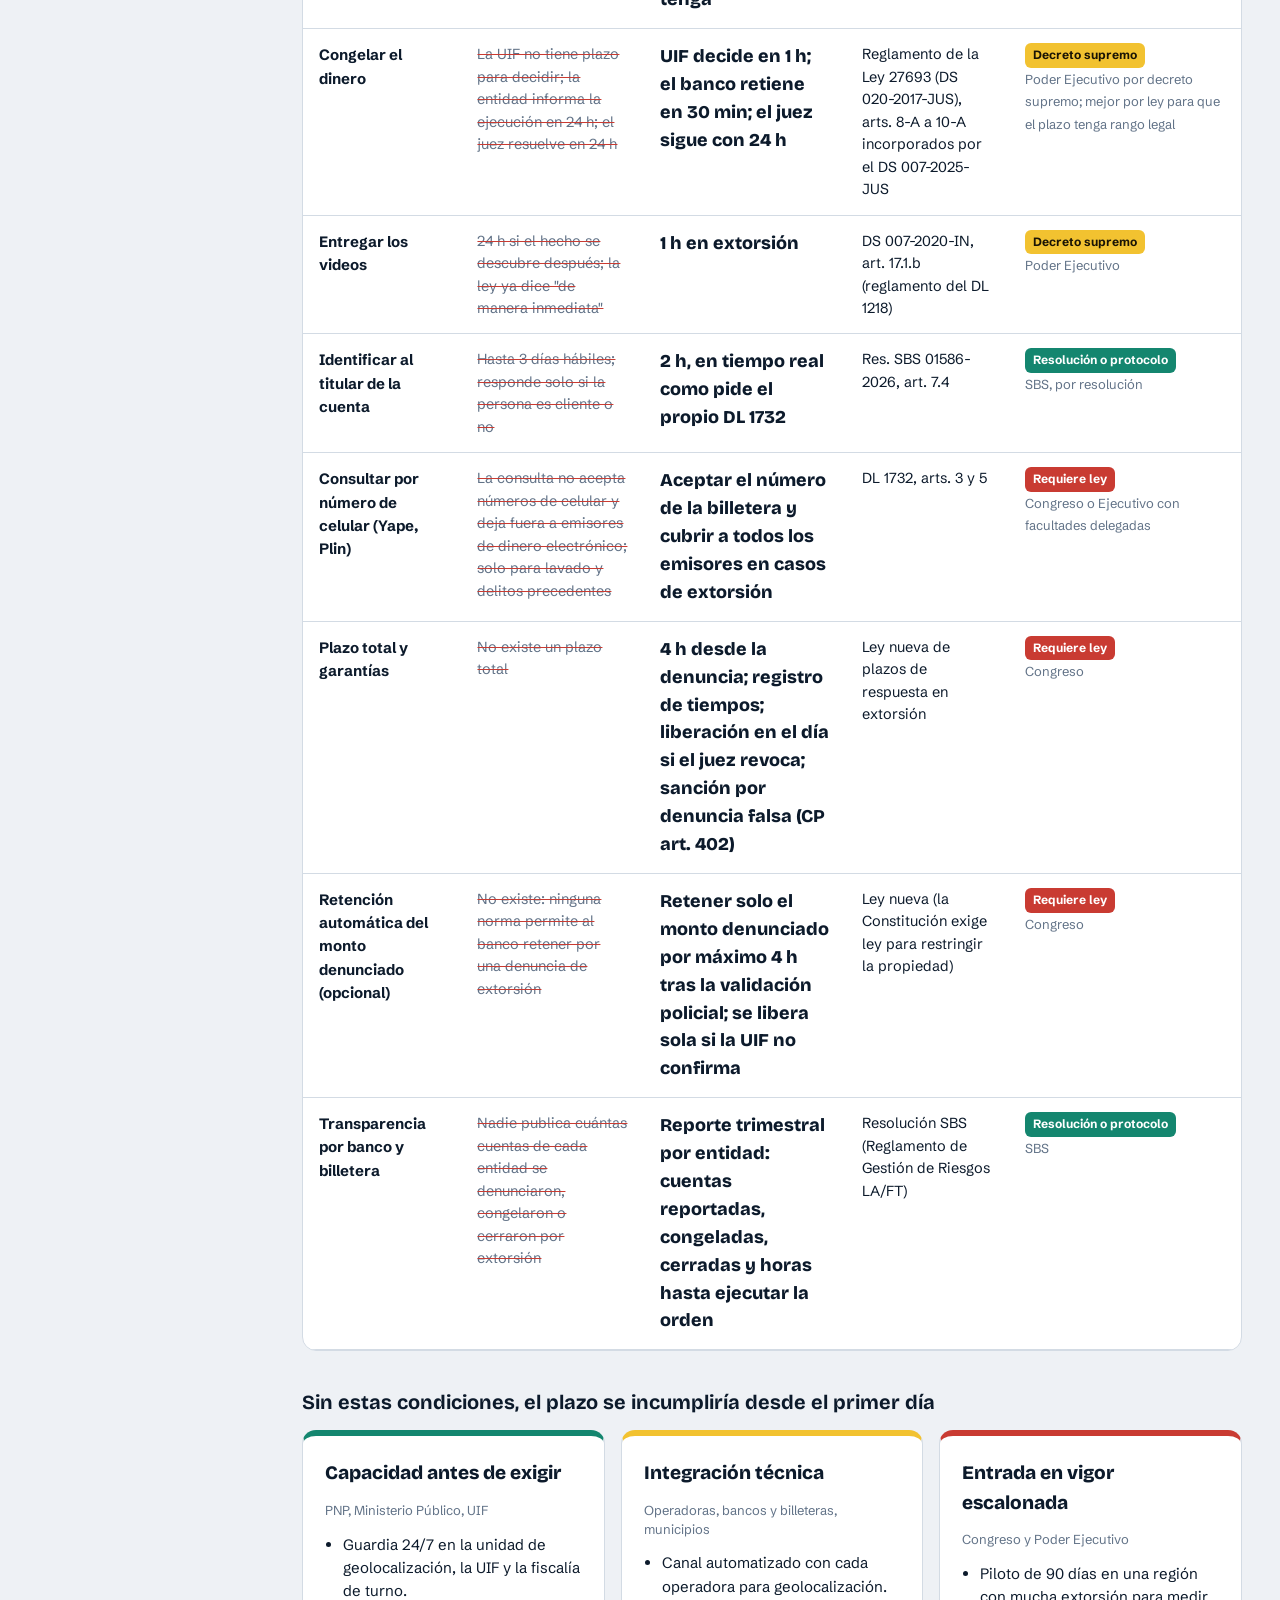
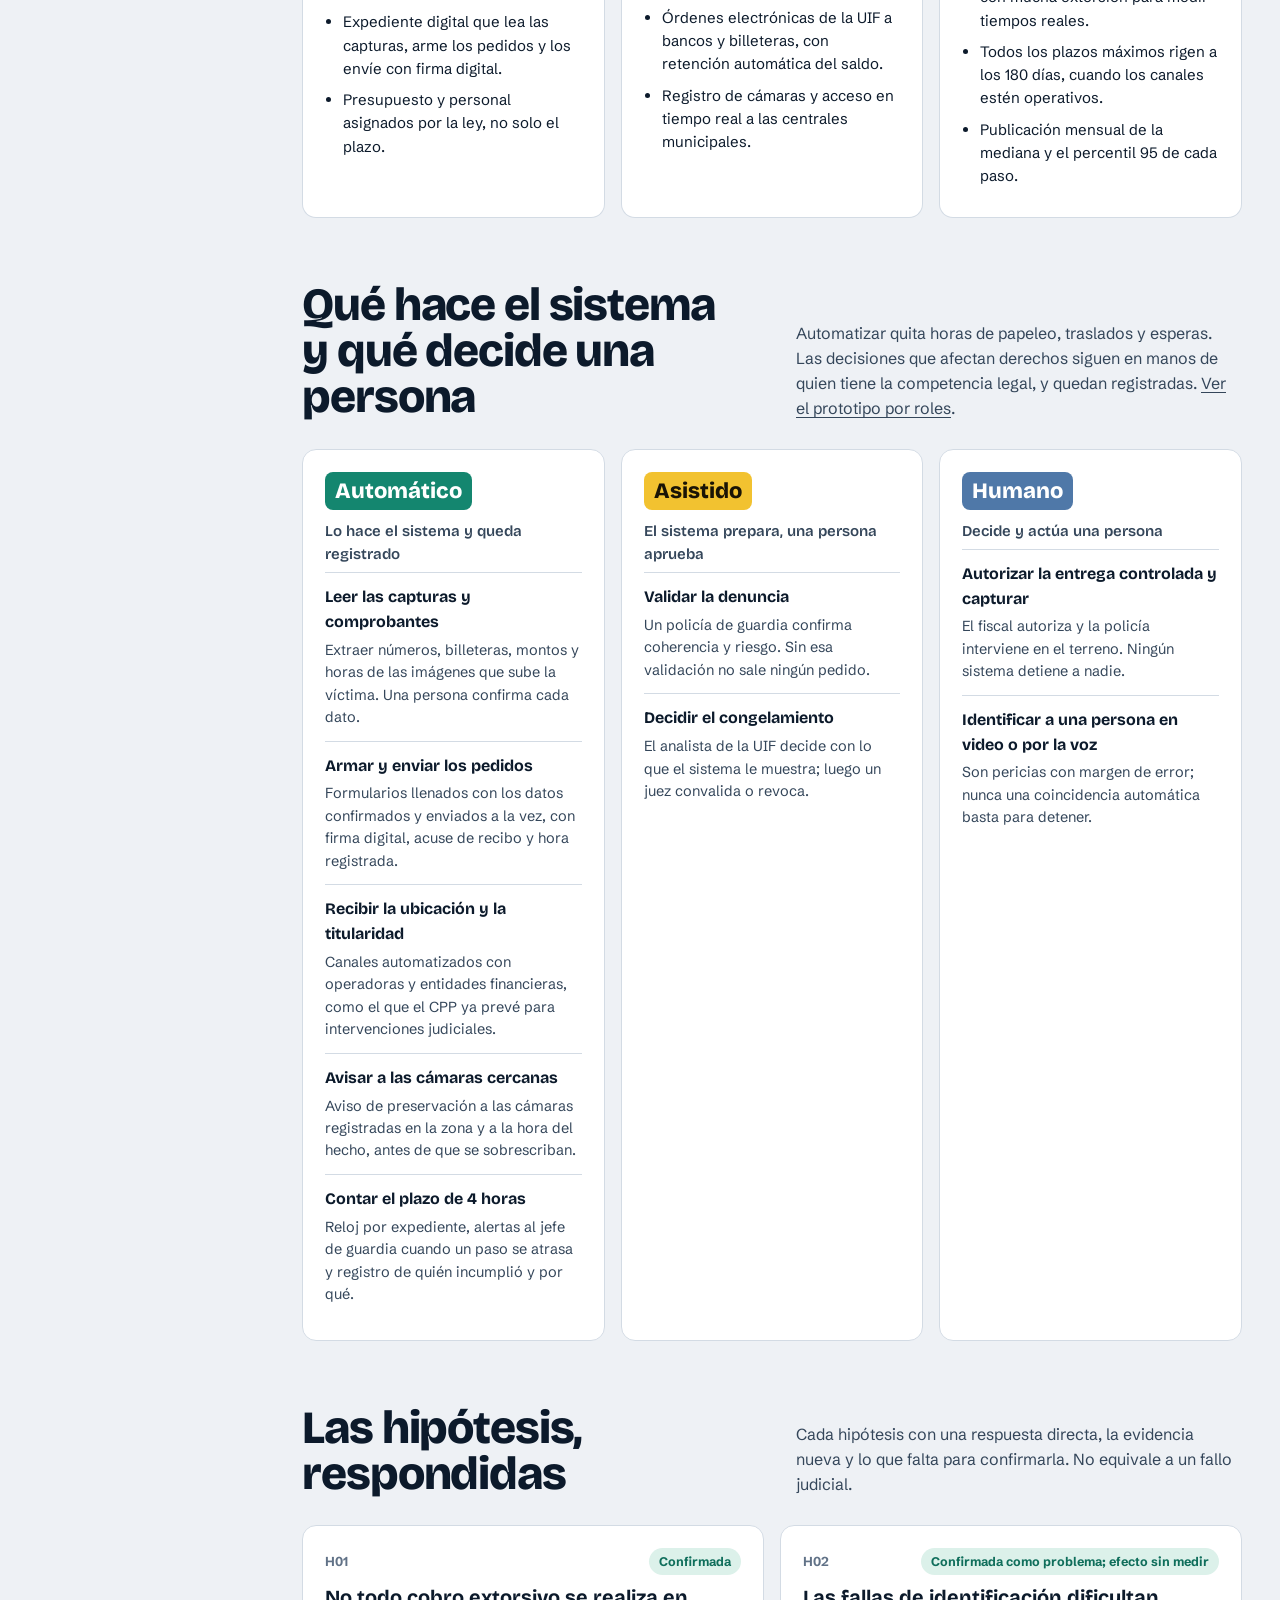
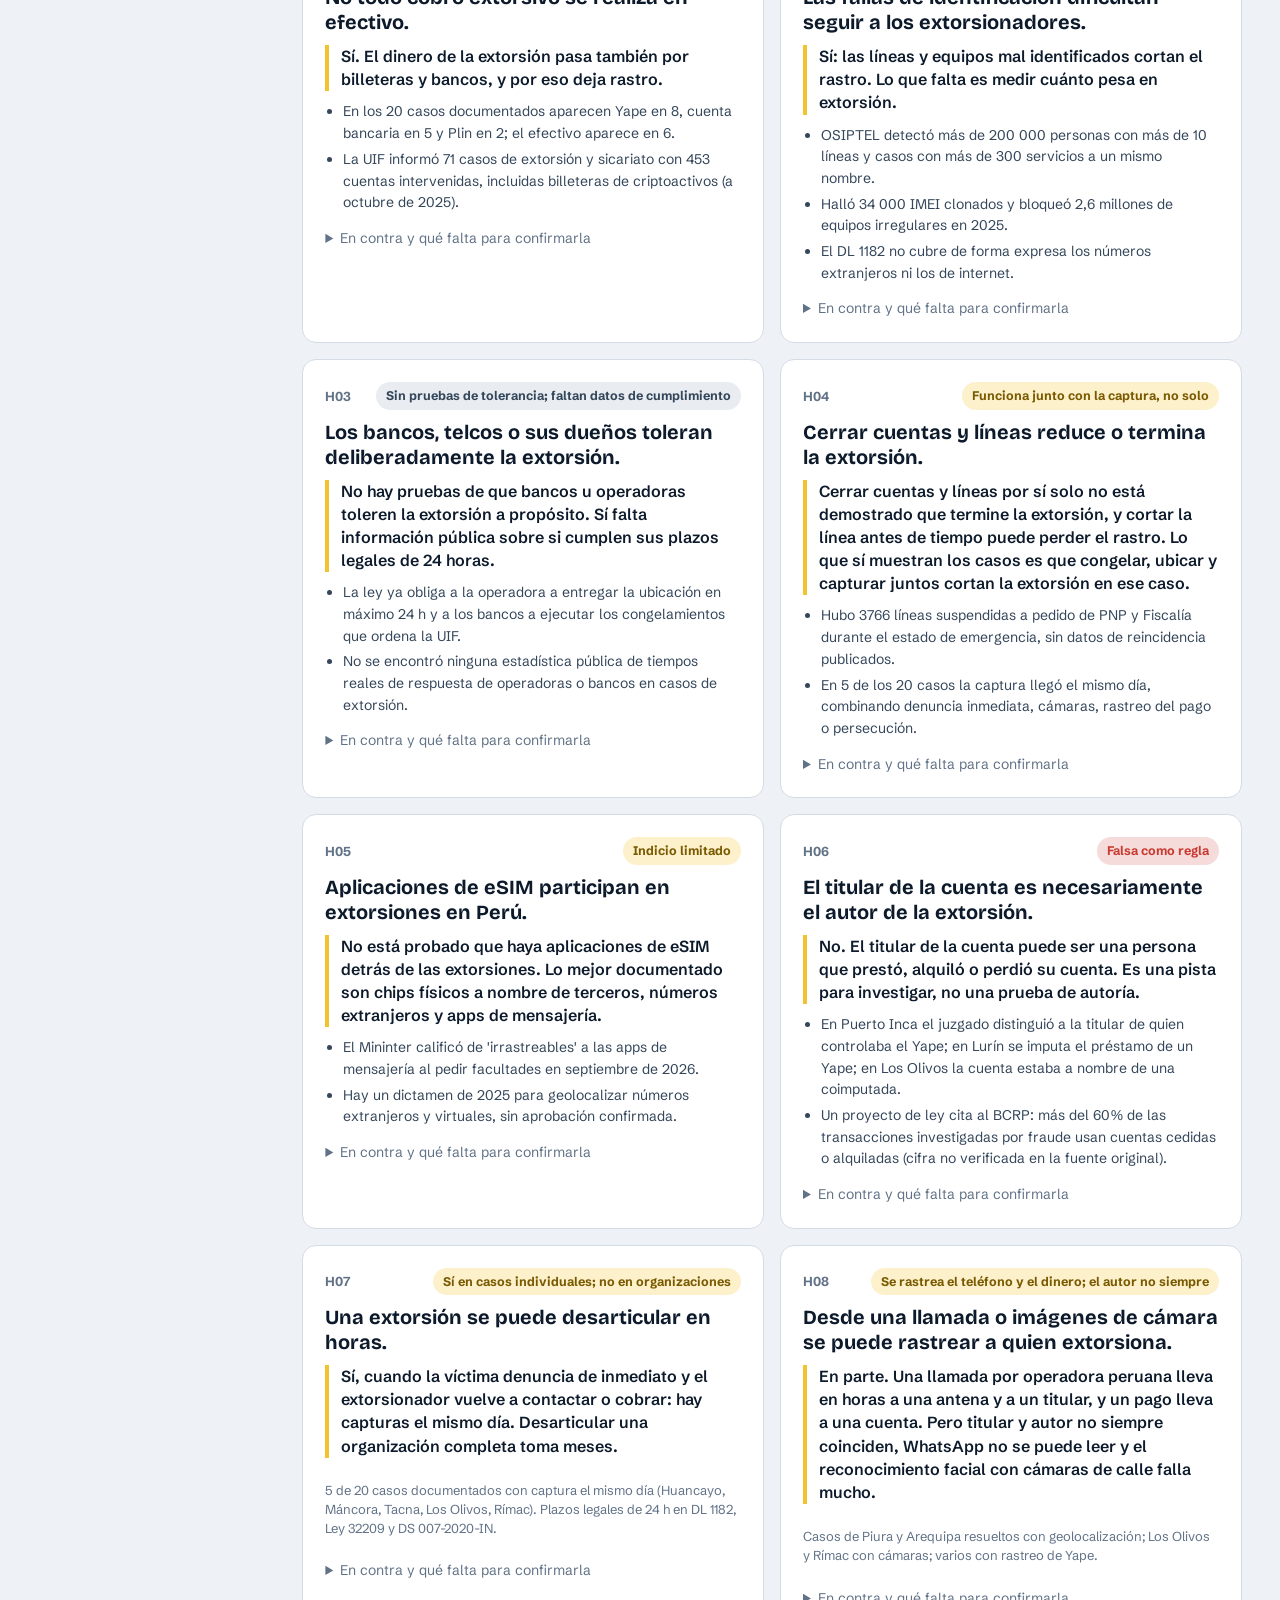
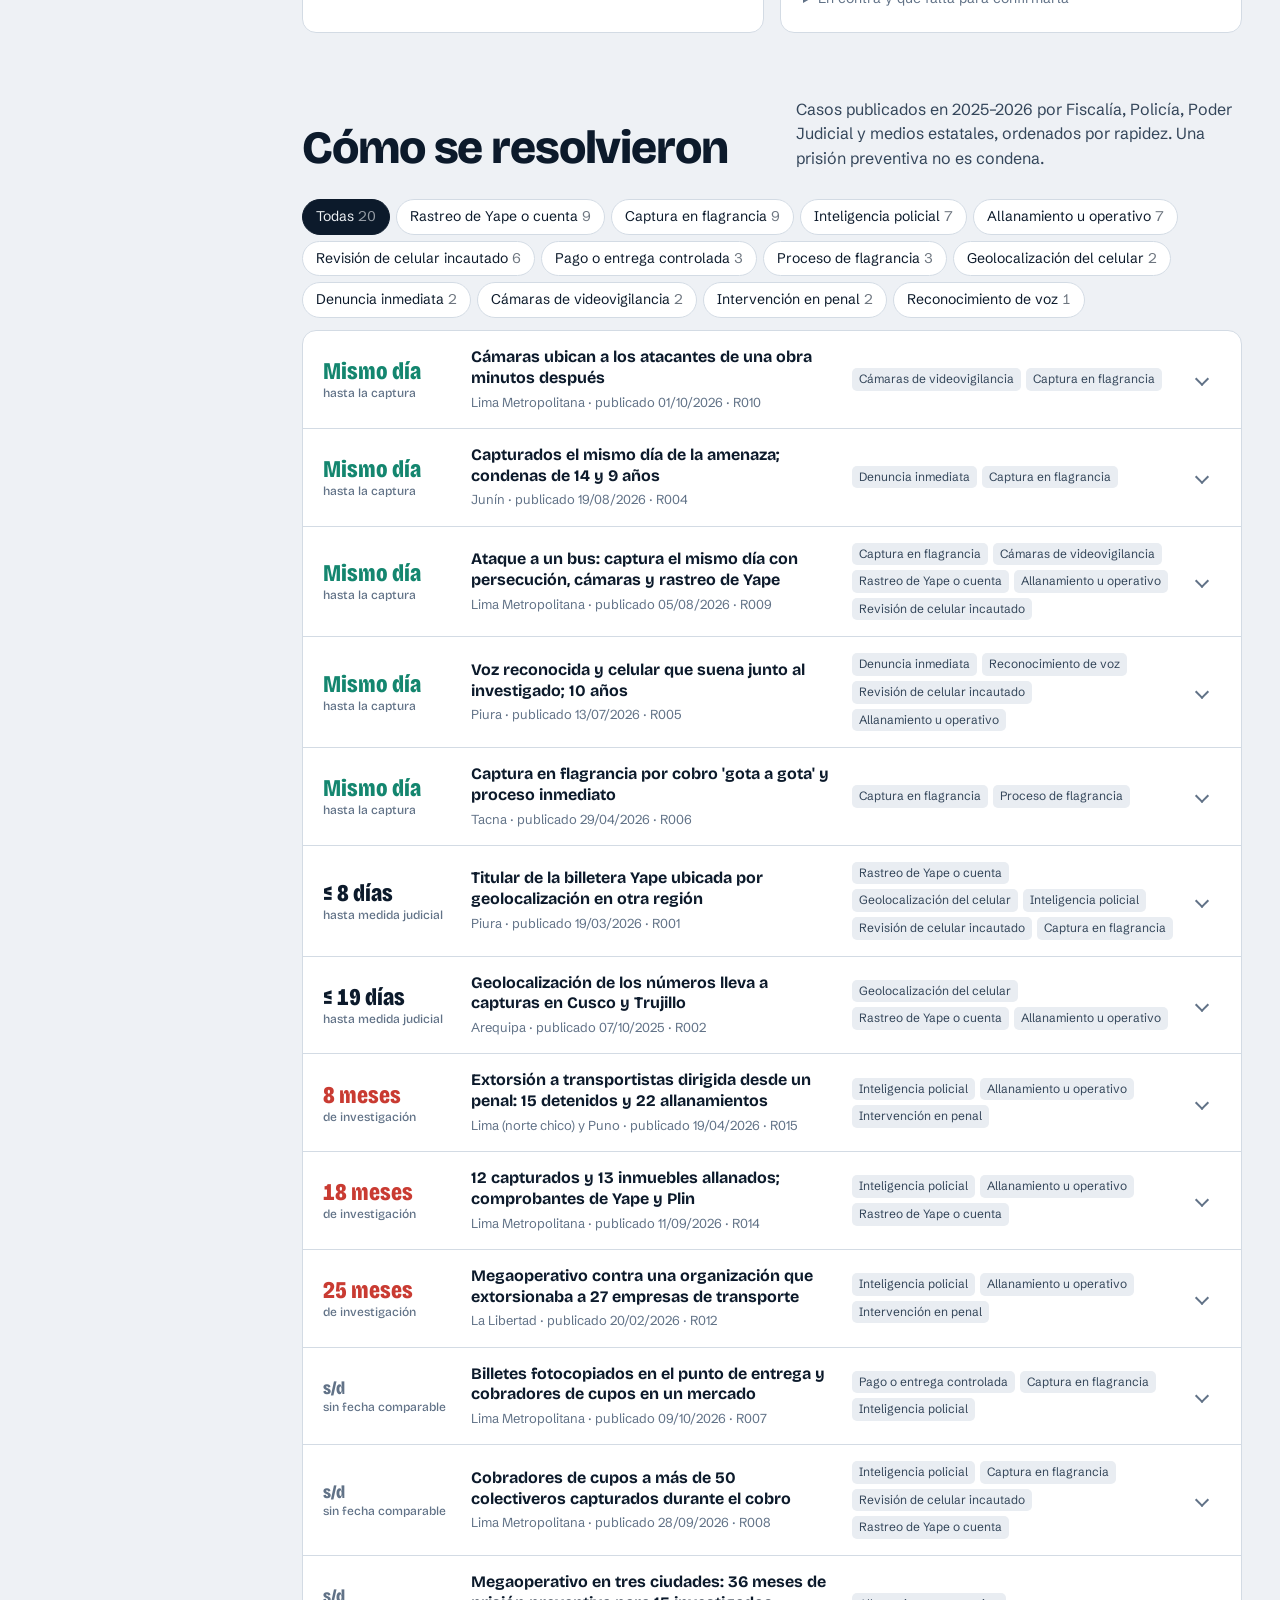
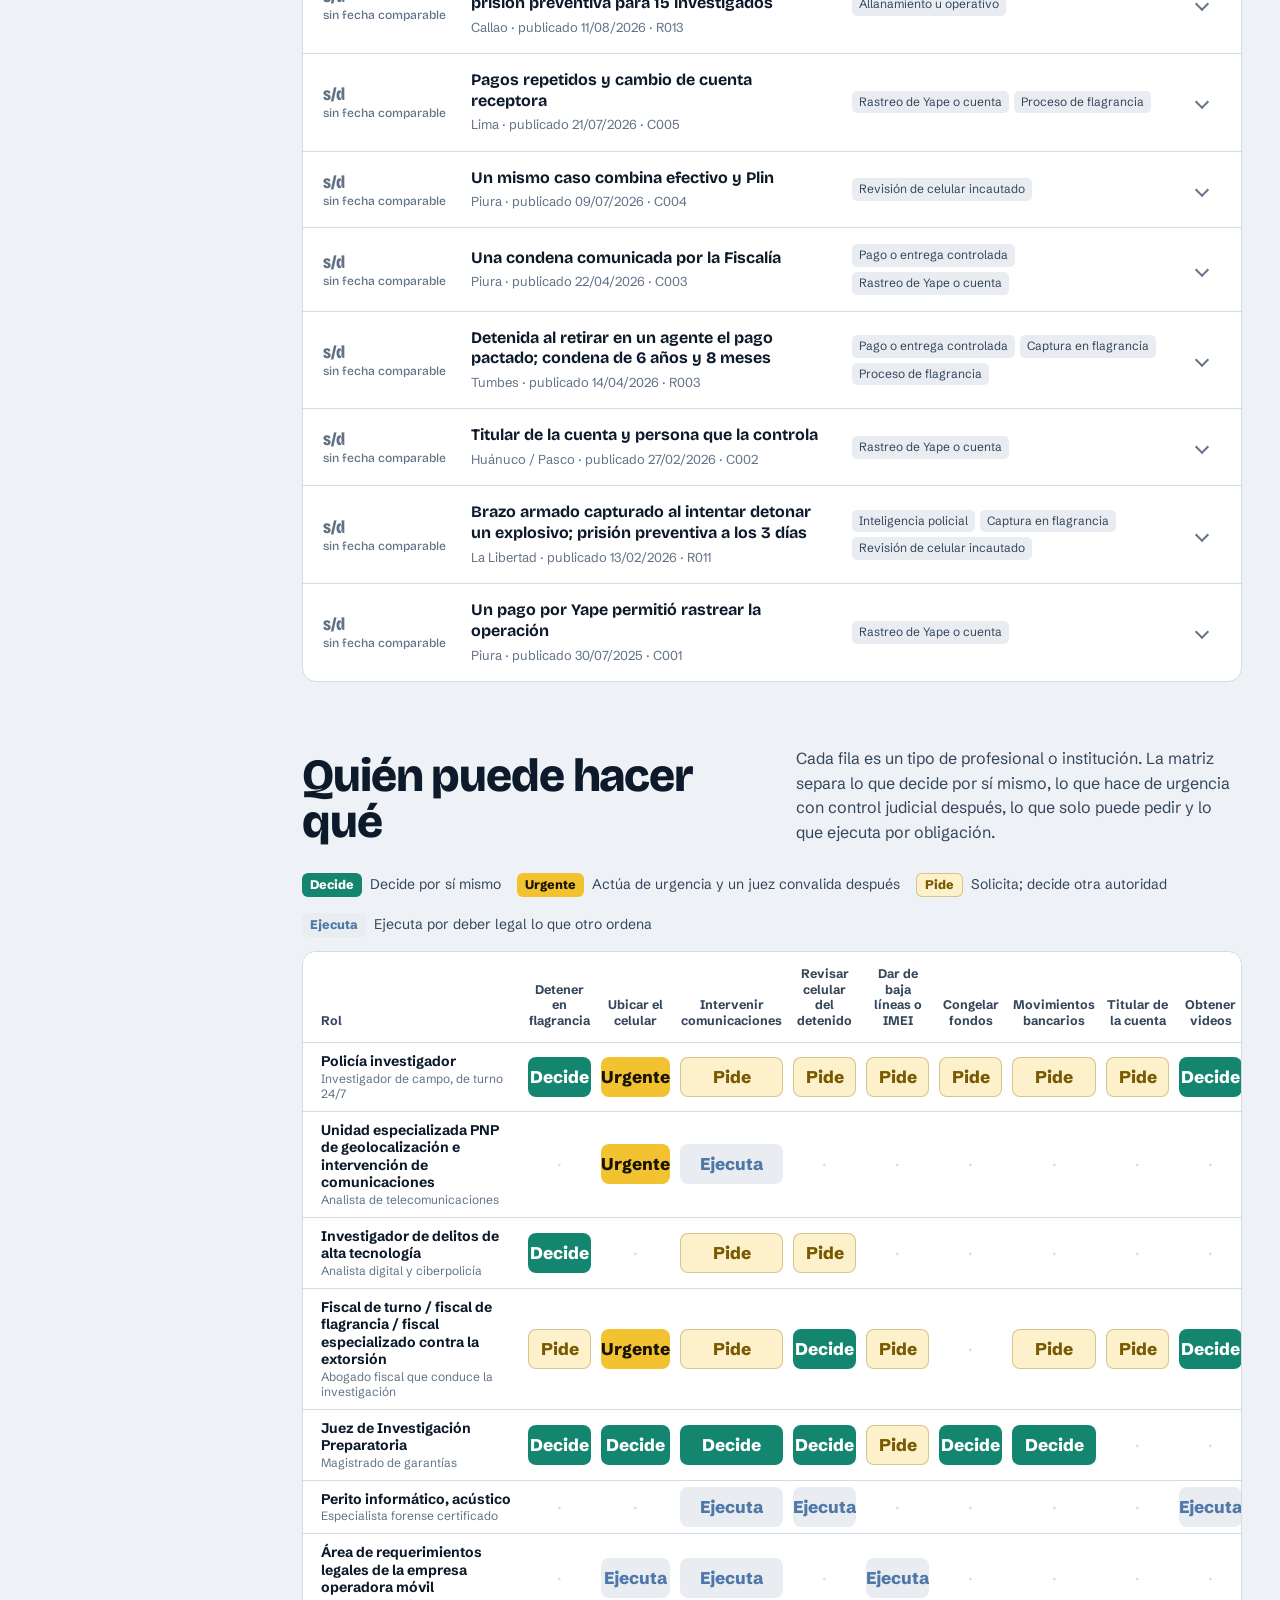
<file: dashboard.html>
<!doctype html>
<html lang="es">
<head>
  <meta charset="utf-8"><meta name="viewport" content="width=device-width,initial-scale=1">
  <title>Desarticular la extorsión · Extorsión Perú</title>
  <meta name="description" content="Dashboard público: propuesta de un máximo legal de 4 horas para ubicar el celular, congelar la cuenta, asegurar videos e identificar al titular en casos de extorsión en Perú. Datos, casos resueltos, roles, leyes, hipótesis y límites tecnológicos.">
  <meta name="theme-color" content="#0c1a2b"><meta property="og:title" content="De la denuncia a la intervención en 4 horas · Extorsión Perú"><meta property="og:description" content="Propuesta de plazo legal máximo de 4 horas, con datos, casos resueltos, roles, leyes y límites tecnológicos verificables.">
  <link rel="icon" href="assets/favicon.svg" type="image/svg+xml">
  <link rel="preconnect" href="https://fonts.googleapis.com"><link rel="preconnect" href="https://fonts.gstatic.com" crossorigin>
  <link rel="stylesheet" href="https://fonts.googleapis.com/css2?family=Bricolage+Grotesque:opsz,wdth,wght@12..96,75..100,400..800&family=Schibsted+Grotesk:wght@400..800&display=swap">
  <link rel="stylesheet" href="assets/dashboard.css?v=3.5">
  <script defer src="assets/dashboard.js?v=3.5"></script>
</head>
<body>
<a class="skip" href="#contenido">Saltar al contenido</a>
<div class="shell">
<aside class="sidebar" id="sidebar" aria-label="Navegación del dashboard">
  <a class="db-brand" href="index.html"><span class="seal" aria-hidden="true"></span>Extorsión Perú</a>
  <p class="side-claim">Propuesta: máximo legal de <b>4 horas</b> desde la denuncia.</p>
  <nav class="side-nav" id="side-nav">
    <p class="side-group">La propuesta</p>
    <a href="#inicio">Inicio</a>
    <a href="#dinero">Bancos y billeteras</a>
    <a href="#graficos">Datos y gráficos</a>
    <a href="#reloj">Plan de 4 horas</a>
    <a href="#reformas">Qué norma cambiar</a>
    <a href="#automatizar">Automatización</a>
    <p class="side-group">La evidencia</p>
    <a href="#hipotesis">Hipótesis</a>
    <a href="#casos">Casos resueltos</a>
    <a href="#roles">Quién actúa</a>
    <a href="#leyes">Leyes</a>
    <a href="#tecnologia">Rastreo</a>
    <a href="#limites">Límites</a>
  </nav>
  <div class="side-foot">
    <a class="side-help" href="#ayuda">¿Te extorsionan? <b>Línea 111</b></a>
    <button class="theme-btn" id="theme-btn" type="button" aria-label="Cambiar entre tema claro y oscuro">Cambiar tema</button>
    <p class="micro"><a href="docs/propuesta_ley_4_horas.md">Borrador de ley</a> · <a href="data/dashboard.json">Datos</a> · <a href="https://github.com/unimauro/extorsion-peru">GitHub</a></p>
  </div>
</aside>
<header class="topbar"><a class="db-brand" href="index.html"><span class="seal" aria-hidden="true"></span>Extorsión Perú</a><button class="menu-btn" id="menu-btn" type="button" aria-controls="sidebar" aria-expanded="false">Menú</button></header>

<main id="contenido">
<section class="hero" id="inicio" aria-labelledby="hero-title">
  <div class="hero-main">
  <p class="hero-kicker">Observatorio ciudadano con fuentes oficiales · revisado el <b id="reviewed">22/10/2026</b></p>
  <h1 id="hero-title">De la denuncia a la intervención en 4 horas.</h1>
  <p class="lede">Proponemos que sea ley: en 4 horas como máximo, celular ubicado, dinero congelado, videos asegurados y titular de la cuenta identificado. Hoy cada paso puede tardar hasta 24 horas. Un sistema automatiza el papeleo y los envíos; las personas competentes deciden.</p>
  <div class="figures" id="hero-figures"><p class="loading">Cargando datos…</p></div>
  <div class="cta"><a class="btn primary" href="#reloj">Ver el plan de 4 horas</a><a class="btn ghost" href="#dinero">¿Qué hacen los bancos?</a></div>
  </div>
  <aside class="hero-compare" id="hero-compare" aria-label="Plazos de hoy frente a la propuesta"></aside>
</section>

<div class="tape" role="note" aria-label="Plazos propuestos frente a plazos vigentes"><ul id="tape"></ul></div>

<section class="section" id="dinero" aria-labelledby="h-dinero">
  <div class="section-head"><h2 id="h-dinero">¿Por qué banco pasa el dinero?</h2>
  <p>Toda extorsión cobrada deja una cuenta o una billetera. Buscamos qué entidades reciben esos pagos y qué hacen para frenarlos. Esto es lo que se puede probar con fuentes públicas, y lo que nadie publica.</p></div>
  <div class="money-grid">
    <div class="money-verdict" id="money-verdict"></div>
    <article class="panel"><h3>Medio de pago en los casos documentados</h3><p class="sub">Entidad que opera el medio de pago en cada caso; un caso puede tener varios</p><div class="chart" id="chart-entities"></div><div class="money-scale" id="money-scale"></div></article>
  </div>
  <h3 class="sub-head">Qué hace cada entidad, según lo que ha hecho público</h3>
  <div class="table-wrap"><table class="scorecard" id="scorecard"></table></div>
  <div class="money-bottom" id="money-bottom"></div>
</section>

<section class="section" id="graficos" aria-labelledby="h-graf">
  <div class="section-head"><h2 id="h-graf">Los datos</h2>
  <p>Denuncias policiales (SIDPOL / INDAGA) y casos resueltos publicados por fuentes oficiales. Las denuncias no son el total de víctimas, y los casos son una muestra intencional.</p></div>
  <div class="charts">
    <figure class="panel map-panel"><h3>Dónde se resolvieron los casos</h3><p class="sub">Círculos: casos documentados por región. Color: denuncias por 100.000 habitantes en 2025. Toca un círculo para ver sus casos.</p><div class="map-box" id="map"></div></figure>
    <article class="panel"><h3>Denuncias por año</h3><p class="sub">Extorsión y extorsión agravada, 2019–2025</p><div class="chart" id="chart-annual"></div></article>
    <article class="panel"><h3>Enero a julio, 2025 frente a 2026</h3><p class="sub">Mismo reporte SIDPOL; cifras provisionales</p><div class="chart" id="chart-ytd"></div></article>
    <article class="panel wide"><h3>Cuánto tardó la respuesta</h3><p class="sub">Días hasta la captura o la primera medida judicial, según lo que permite calcular cada fuente</p><div class="chart" id="chart-speed"></div></article>
    <article class="panel"><h3>Dónde se denuncia más</h3><p class="sub">Denuncias por 100.000 habitantes, 2025; la línea marca la tasa nacional</p><div class="chart" id="chart-regions"></div></article>
    <article class="panel"><h3>Qué técnicas funcionaron</h3><p class="sub">Casos que mencionan cada técnica; un caso puede tener varias</p><div class="chart" id="chart-techniques"></div></article>
    <article class="panel"><h3>Por dónde pasó el dinero</h3><p class="sub">Medios de pago en los casos documentados; no mide la distribución nacional</p><div class="chart" id="chart-payments"></div></article>
  </div>
  <h3 class="sub-head">Lo que muestran las cifras oficiales</h3>
  <div class="agg" id="aggregates"></div>
</section>

<section class="section" id="reloj" aria-labelledby="h-reloj">
  <div class="section-head"><h2 id="h-reloj">El plan de 4 horas</h2>
  <p>Cada fila compara el plazo máximo que proponemos con el que permite la norma hoy. Ubicar, congelar, asegurar videos e identificar al titular corren en paralelo; el control judicial llega después sin frenar la intervención. Toca una etapa para ver quién actúa y con qué ley.</p></div>
  <div class="clock">
    <div class="gantt" id="gantt"></div>
    <div class="stage-detail" id="stage-detail" aria-live="polite"></div>
  </div>
</section>

<section class="section" id="reformas" aria-labelledby="h-ref">
  <div class="section-head"><h2 id="h-ref">Qué norma hay que cambiar</h2>
  <p>Para que 4 horas sea obligatorio y no solo una meta. Las filas marcadas "Requiere ley" pasan por el Congreso o por facultades delegadas; el resto lo puede aprobar el Ejecutivo, la SBS o el Mininter. <a href="docs/propuesta_ley_4_horas.md">Leer el borrador de ley</a>.</p></div>
  <div class="table-wrap"><table class="reforms" id="reforms"></table></div>
  <h3 class="sub-head">Sin estas condiciones, el plazo se incumpliría desde el primer día</h3>
  <div class="req" id="requirements"></div>
</section>

<section class="section" id="automatizar" aria-labelledby="h-auto">
  <div class="section-head"><h2 id="h-auto">Qué hace el sistema y qué decide una persona</h2>
  <p>Automatizar quita horas de papeleo, traslados y esperas. Las decisiones que afectan derechos siguen en manos de quien tiene la competencia legal, y quedan registradas. <a href="prototipo.html">Ver el prototipo por roles</a>.</p></div>
  <div class="auto-grid" id="automation"></div>
</section>

<section class="section" id="hipotesis" aria-labelledby="h-hip">
  <div class="section-head"><h2 id="h-hip">Las hipótesis, respondidas</h2>
  <p>Cada hipótesis con una respuesta directa, la evidencia nueva y lo que falta para confirmarla. No equivale a un fallo judicial.</p></div>
  <div class="hyp-grid" id="hypotheses"></div>
</section>

<section class="section" id="casos" aria-labelledby="h-casos">
  <div class="section-head"><h2 id="h-casos">Cómo se resolvieron</h2>
  <p>Casos publicados en 2025–2026 por Fiscalía, Policía, Poder Judicial y medios estatales, ordenados por rapidez. Una prisión preventiva no es condena.</p></div>
  <div class="filters" id="case-filters" role="group" aria-label="Filtrar casos por técnica"></div>
  <div class="case-list" id="case-list"></div>
</section>

<section class="section" id="roles" aria-labelledby="h-roles">
  <div class="section-head"><h2 id="h-roles">Quién puede hacer qué</h2>
  <p>Cada fila es un tipo de profesional o institución. La matriz separa lo que decide por sí mismo, lo que hace de urgencia con control judicial después, lo que solo puede pedir y lo que ejecuta por obligación.</p></div>
  <div class="key" id="matrix-key"></div>
  <div class="matrix-wrap"><table class="matrix" id="matrix"></table></div>
  <div class="role-list" id="role-list"></div>
</section>

<section class="section" id="leyes" aria-labelledby="h-leyes">
  <div class="section-head"><h2 id="h-leyes">Las leyes que respaldan actuar</h2>
  <p>Normas vigentes verificadas en fuentes oficiales, agrupadas por lo que permiten. Los proyectos van aparte: un proyecto no es ley.</p></div>
  <div class="law-cols" id="laws"></div>
</section>

<section class="section" id="tecnologia" aria-labelledby="h-tec">
  <div class="section-head"><h2 id="h-tec">¿Se puede rastrear desde una llamada o una cámara?</h2>
  <p>Elige la evidencia de partida. Cada paso muestra qué dato existe, quién lo tiene, la vía legal y qué tan cerca deja del autor. Un número o una cuenta son pistas: el autor se prueba con corroboración.</p></div>
  <div class="seg" id="tech-tabs" role="tablist" aria-label="Evidencia de partida"></div>
  <article class="panel" id="tech-panel" role="tabpanel"></article>
</section>

<section class="section" id="limites" aria-labelledby="h-lim">
  <div class="section-head"><h2 id="h-lim">Rápido, sin castigar al equivocado</h2>
  <p>La velocidad solo sirve si la evidencia se sostiene en juicio y protege a quien fue suplantado.</p></div>
  <div class="limits" id="limits"></div>
</section>

<footer class="db-footer" id="ayuda">
  <p class="help">¿Te están extorsionando? Llama a la <b>Línea 111</b> (gratuita) o al <b>105</b> si hay peligro inmediato. También la Central de Denuncias <b>1818</b>.</p>
  <p>Extorsión Perú es una investigación ciudadana de Carlos Mauro Cárdenas Fernández. No recibe denuncias ni es un registro de personas acusadas. La propuesta de 4 horas y el <a href="docs/propuesta_ley_4_horas.md">borrador de ley</a> no han sido presentados y requieren revisión jurídica. Datos abiertos en <a href="data/dashboard.json">dashboard.json</a> y dosieres en <a href="https://github.com/unimauro/extorsion-peru/tree/main/research/2026-10-22">research/2026-10-22</a>. <a href="index.html">Investigación completa</a> · <a href="prototipo.html">Prototipo por roles</a>.</p>
</footer>
</main>
</div>
</body>
</html>
</file>
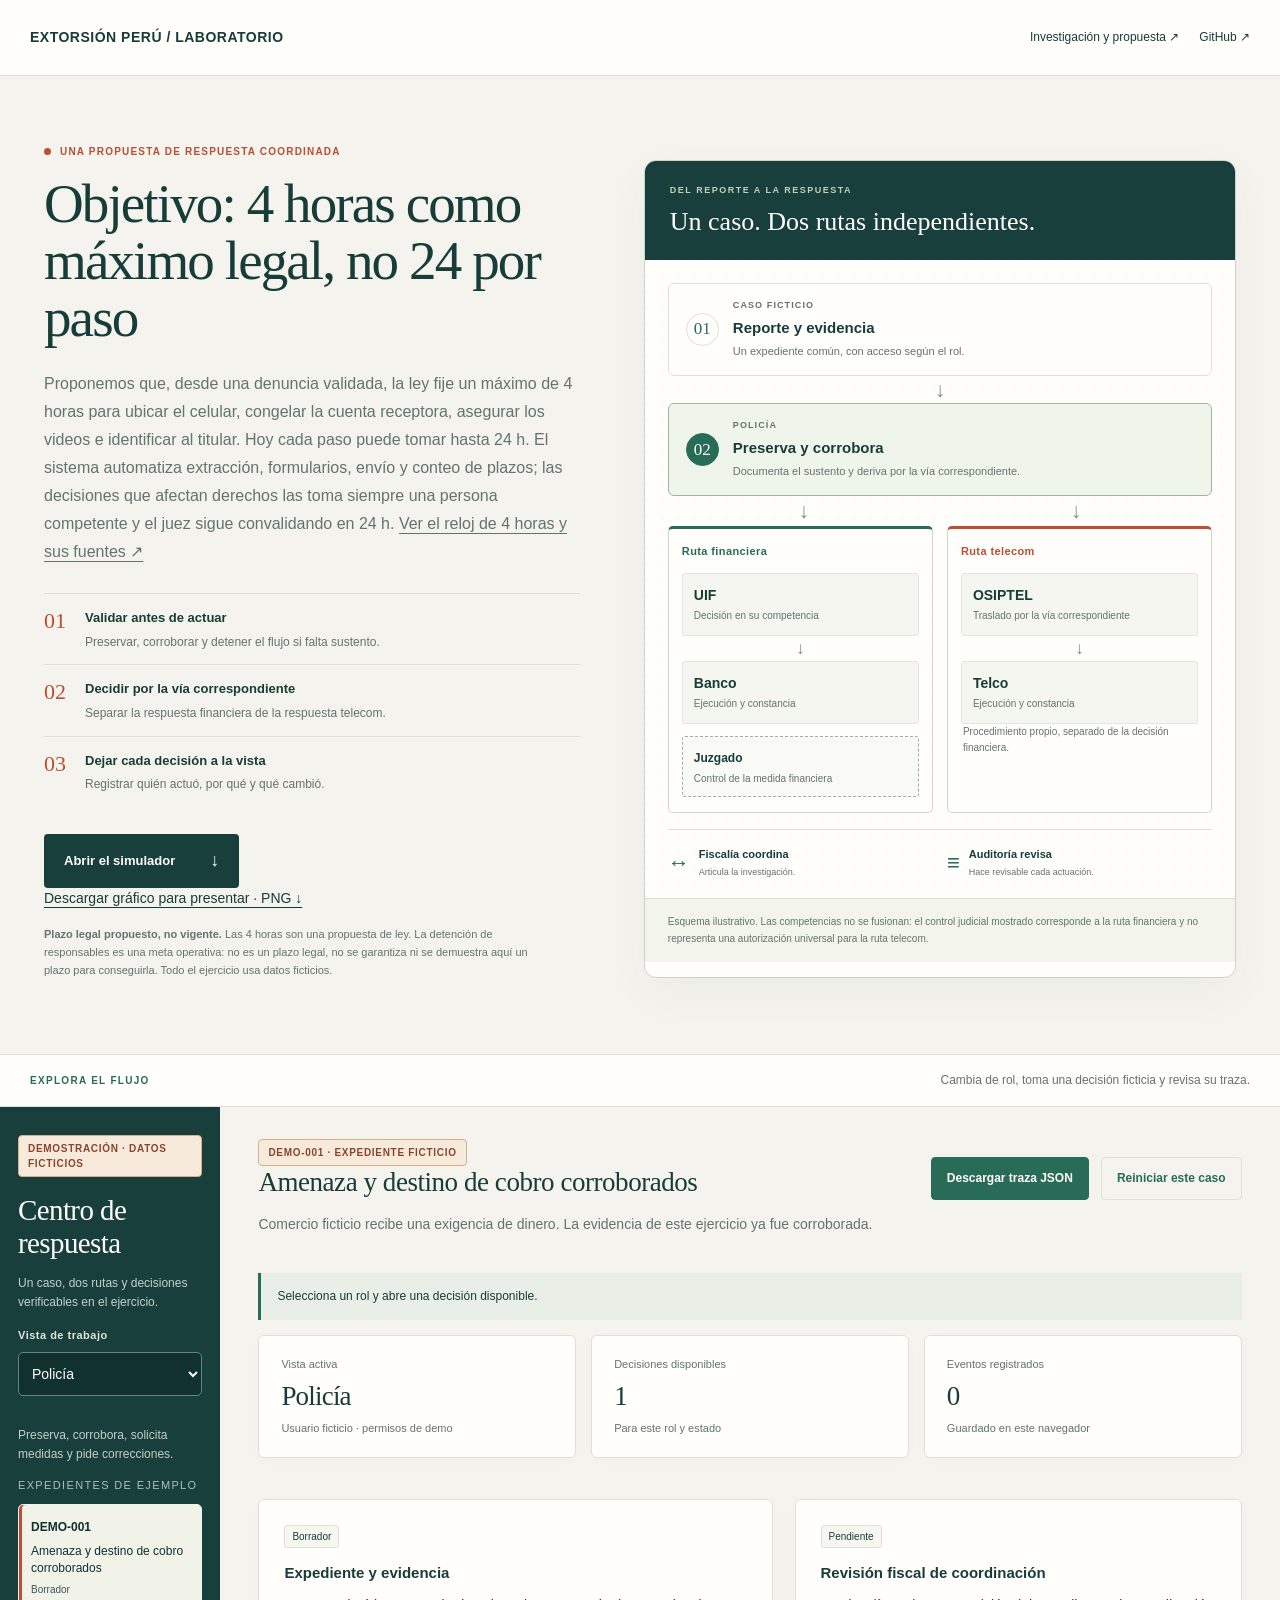
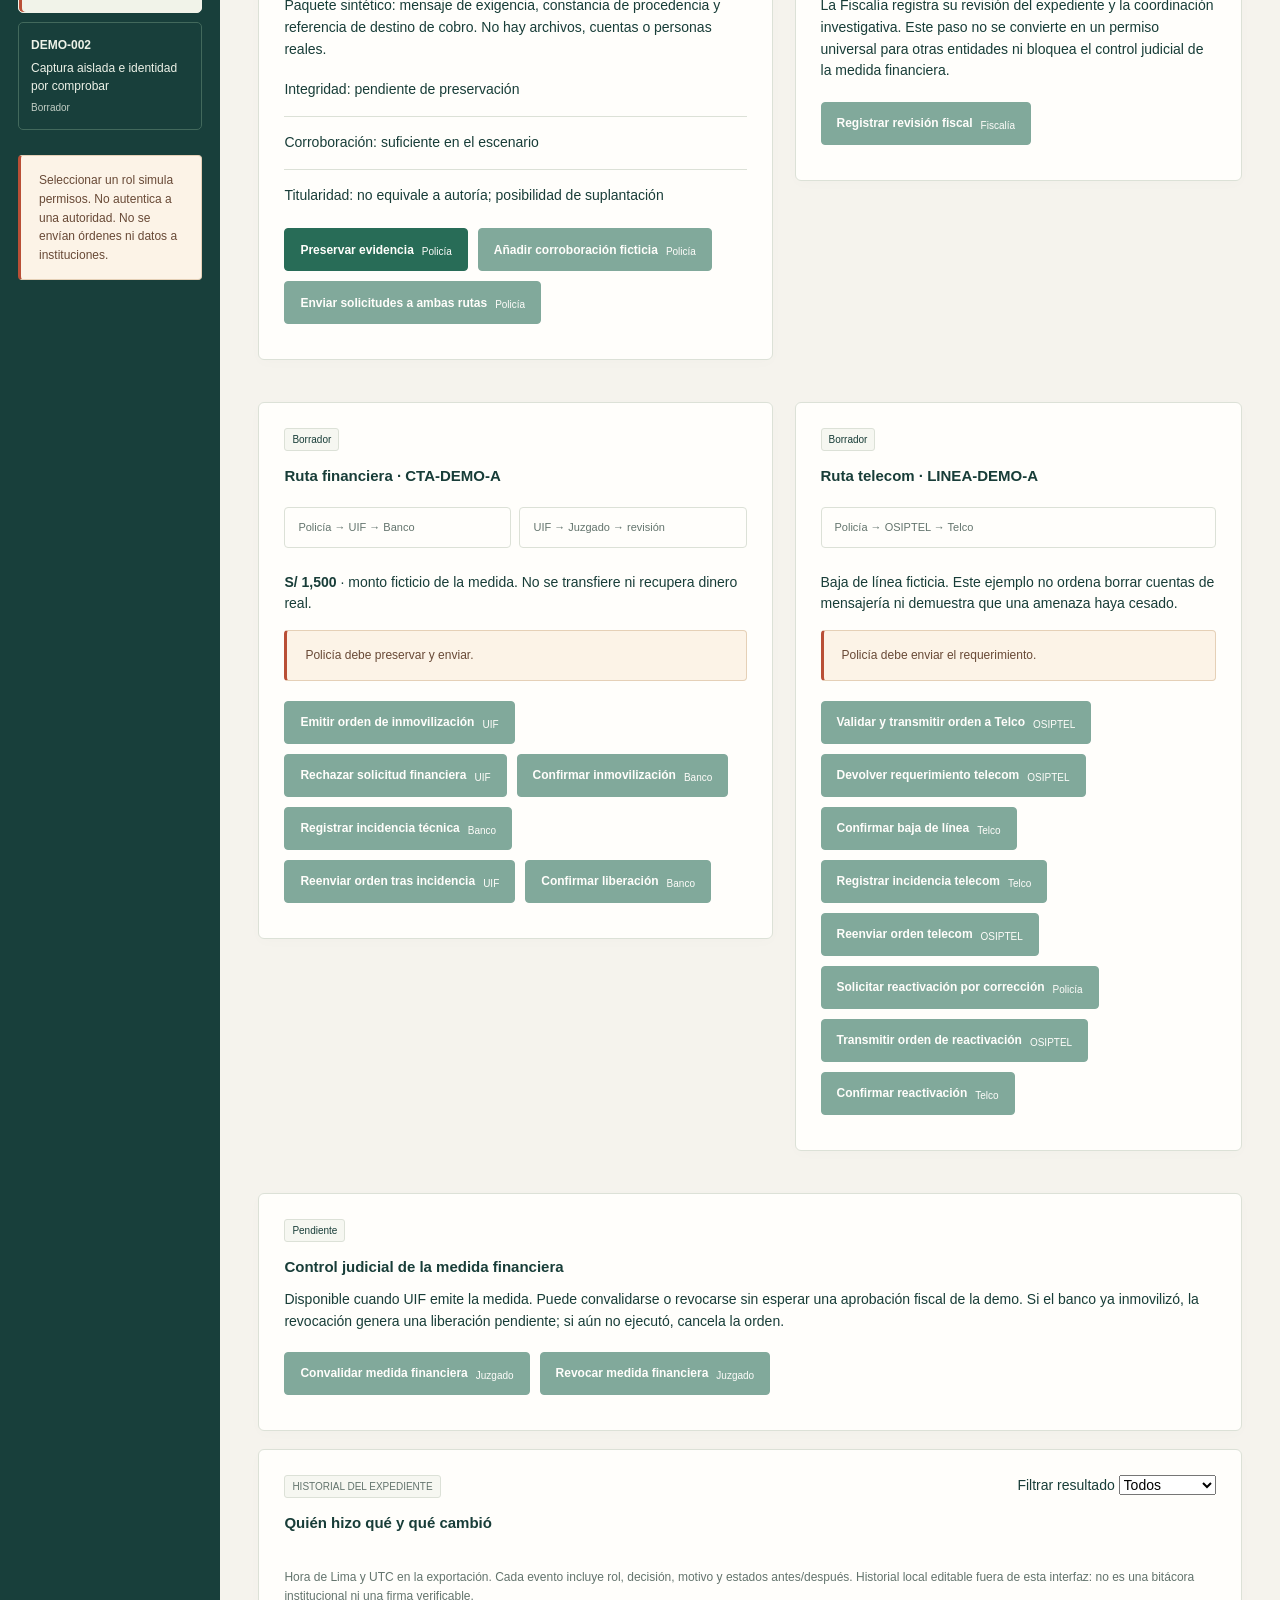
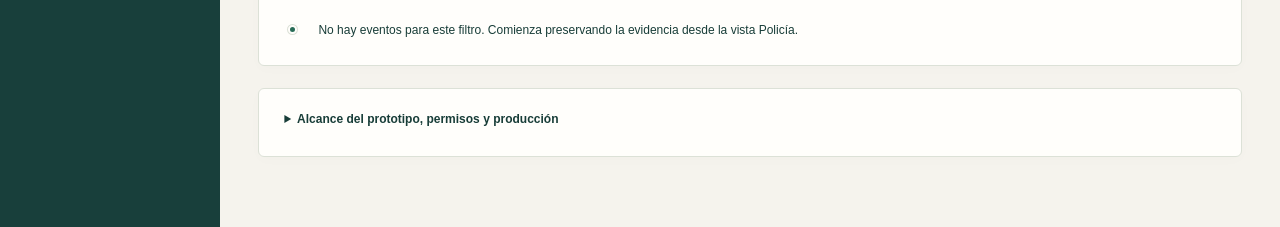
<file: prototipo.html>
<!doctype html><html lang="es"><head><meta charset="utf-8"><meta name="viewport" content="width=device-width,initial-scale=1"><title>Prototipo de respuesta · Extorsión Perú</title><meta name="description" content="Demostración educativa con expedientes ficticios, roles institucionales, decisiones y traza exportable."><link rel="icon" href="assets/favicon.svg"><link rel="stylesheet" href="assets/prototype.css?v=1.5"><script type="module" src="assets/prototype.js?v=1.4.1"></script></head>
<body class="proto-body"><header class="proto-header"><a href="index.html#respuesta">EXTORSIÓN PERÚ <span> / LABORATORIO</span></a><nav><a href="index.html#respuesta">Investigación y propuesta ↗</a><a href="https://github.com/unimauro/extorsion-peru">GitHub ↗</a></nav></header>
<section class="proto-intro" aria-labelledby="proto-objective">
  <div class="proto-intro-copy">
    <p class="proto-intro-kicker"><span aria-hidden="true"></span>Una propuesta de respuesta coordinada</p>
    <h1 id="proto-objective">Objetivo: 4 horas como máximo legal, no 24 por paso</h1>
    <p class="proto-intro-lead">Proponemos que, desde una denuncia validada, la ley fije un máximo de 4 horas para ubicar el celular, congelar la cuenta receptora, asegurar los videos e identificar al titular. Hoy cada paso puede tomar hasta 24 h. El sistema automatiza extracción, formularios, envío y conteo de plazos; las decisiones que afectan derechos las toma siempre una persona competente y el juez sigue convalidando en 24 h. <a href="dashboard.html#reloj">Ver el reloj de 4 horas y sus fuentes ↗</a></p>
    <ol class="proto-intro-principles">
      <li><span aria-hidden="true">01</span><div><strong>Validar antes de actuar</strong><p>Preservar, corroborar y detener el flujo si falta sustento.</p></div></li>
      <li><span aria-hidden="true">02</span><div><strong>Decidir por la vía correspondiente</strong><p>Separar la respuesta financiera de la respuesta telecom.</p></div></li>
      <li><span aria-hidden="true">03</span><div><strong>Dejar cada decisión a la vista</strong><p>Registrar quién actuó, por qué y qué cambió.</p></div></li>
    </ol>
    <a class="proto-intro-cta" href="#simulador">Abrir el simulador <span aria-hidden="true">↓</span></a>
    <p class="proto-intro-download"><a href="assets/flujo-respuesta.png" download>Descargar gráfico para presentar · PNG ↓</a></p>
    <p class="proto-intro-limit"><strong>Plazo legal propuesto, no vigente.</strong> Las 4 horas son una propuesta de ley. La detención de responsables es una meta operativa: no es un plazo legal, no se garantiza ni se demuestra aquí un plazo para conseguirla. Todo el ejercicio usa datos ficticios.</p>
  </div>
  <figure class="proto-route-diagram" aria-labelledby="proto-diagram-title">
    <figcaption id="proto-diagram-title"><span>DEL REPORTE A LA RESPUESTA</span><strong>Un caso. Dos rutas independientes.</strong></figcaption>
    <div class="proto-diagram-body">
      <div class="proto-diagram-node proto-diagram-case"><span class="proto-diagram-index" aria-hidden="true">01</span><div><small>CASO FICTICIO</small><strong>Reporte y evidencia</strong><p>Un expediente común, con acceso según el rol.</p></div></div>
      <div class="proto-diagram-arrow" aria-hidden="true">↓</div>
      <div class="proto-diagram-node proto-diagram-police"><span class="proto-diagram-index" aria-hidden="true">02</span><div><small>POLICÍA</small><strong>Preserva y corrobora</strong><p>Documenta el sustento y deriva por la vía correspondiente.</p></div></div>
      <div class="proto-diagram-fork" aria-hidden="true"><span>↓</span><span>↓</span></div>
      <div class="proto-diagram-routes">
        <section class="proto-diagram-route proto-diagram-finance" aria-labelledby="proto-finance-title"><h2 id="proto-finance-title">Ruta financiera</h2><div class="proto-route-stage"><strong>UIF</strong><span>Decisión en su competencia</span></div><span class="proto-route-arrow" aria-hidden="true">↓</span><div class="proto-route-stage"><strong>Banco</strong><span>Ejecución y constancia</span></div><div class="proto-route-control"><strong>Juzgado</strong><span>Control de la medida financiera</span></div></section>
        <section class="proto-diagram-route proto-diagram-telecom" aria-labelledby="proto-telecom-title"><h2 id="proto-telecom-title">Ruta telecom</h2><div class="proto-route-stage"><strong>OSIPTEL</strong><span>Traslado por la vía correspondiente</span></div><span class="proto-route-arrow" aria-hidden="true">↓</span><div class="proto-route-stage"><strong>Telco</strong><span>Ejecución y constancia</span></div><p class="proto-route-separate">Procedimiento propio, separado de la decisión financiera.</p></section>
      </div>
      <div class="proto-diagram-crosscut"><div><span aria-hidden="true">↔</span><p><strong>Fiscalía coordina</strong><small>Articula la investigación.</small></p></div><div><span aria-hidden="true">≡</span><p><strong>Auditoría revisa</strong><small>Hace revisable cada actuación.</small></p></div></div>
    </div>
    <p class="proto-diagram-footnote">Esquema ilustrativo. Las competencias no se fusionan: el control judicial mostrado corresponde a la ruta financiera y no representa una autorización universal para la ruta telecom.</p>
  </figure>
</section>
<div class="proto-simulator-divider"><span>EXPLORA EL FLUJO</span><p>Cambia de rol, toma una decisión ficticia y revisa su traza.</p></div>
<div class="proto-shell" id="simulador"><aside class="proto-sidebar"><span class="proto-badge">DEMOSTRACIÓN · DATOS FICTICIOS</span><h2 class="proto-console-heading">Centro de respuesta</h2><p>Un caso, dos rutas y decisiones verificables en el ejercicio.</p><label for="proto-role">Vista de trabajo</label><select id="proto-role" class="proto-role"></select><p id="proto-role-help" class="proto-muted"></p><h2>Expedientes de ejemplo</h2><div id="proto-cases" class="proto-cases"></div><div class="proto-notice">Seleccionar un rol simula permisos. No autentica a una autoridad. No se envían órdenes ni datos a instituciones.</div></aside>
<main class="proto-main"><div class="proto-top"><div><span class="proto-badge" id="proto-id"></span><h2 id="proto-title"></h2><p id="proto-summary"></p></div><div class="proto-toolbar"><button id="proto-export" type="button">Descargar traza JSON</button><button id="proto-reset" type="button" class="secondary">Reiniciar este caso</button></div></div>
<p id="proto-message" class="proto-message" role="status" aria-live="polite">Selecciona un rol y abre una decisión disponible.</p><div id="proto-stats" class="proto-stats"></div><div id="proto-workspace"></div>
<section class="proto-card"><div class="proto-top"><div><p class="proto-chip">HISTORIAL DEL EXPEDIENTE</p><h3>Quién hizo qué y qué cambió</h3></div><label>Filtrar resultado <select id="proto-filter"><option value="all">Todos</option><option value="registrado">Registrados</option><option value="denegado">Denegados</option></select></label></div><p class="proto-muted">Hora de Lima y UTC en la exportación. Cada evento incluye rol, decisión, motivo y estados antes/después. Historial local editable fuera de esta interfaz: no es una bitácora institucional ni una firma verificable.</p><ol id="proto-timeline" class="proto-timeline"></ol></section>
<details class="proto-card proto-legal"><summary>Alcance del prototipo, permisos y producción</summary><p>La ruta financiera representa un congelamiento administrativo con decisión UIF y control judicial; el banco puede ejecutar antes de la convalidación. La revisión fiscal de coordinación no es un veto previo inventado. La ruta telecom representa solicitud policial, traslado por OSIPTEL y ejecución Telco; no exige autorización judicial universal para toda baja. Son recorridos ilustrativos, no guías procesales ni reproducción exhaustiva de la normativa.</p><p>La vista de Juzgado controla aquí la medida financiera. La simulación no incluye localización, interceptación, reconocimiento facial ni búsquedas de personas. El expediente compartido contiene solo ejemplos sintéticos.</p><p>El rol activo condiciona acciones en el motor de la demo. En producción se necesitan cuentas verificadas, permisos comprobados en servidor, separación de funciones, firma digital aplicable, integraciones oficiales, protección de evidencia y registro resistente a alteraciones. Aquí el historial se guarda solo en este navegador, si lo permite; se conserva al reiniciar un caso y puede exportarse. No ingreses información real.</p><a href="data/prototipo_flujos.json" download>Especificación y criterios de aceptación · JSON ↓</a></details>
</main></div>
<dialog id="proto-decision"><form id="proto-decision-form"><p class="proto-chip">DECISIÓN SIMULADA</p><h2 id="decision-title"></h2><p id="decision-context"></p><label for="decision-reason">Motivación del ejercicio</label><select id="decision-reason" required><option value="">Selecciona un motivo</option></select><p class="proto-notice">Confirmar registra el rol y la hora en esta simulación. No firma un documento oficial ni ejecuta una medida real.</p><div class="proto-toolbar"><button type="submit">Confirmar y registrar</button><button type="button" id="decision-cancel" class="secondary">Cancelar</button></div></form></dialog></body></html>
</file>
<file: assets/style.css>
:root{--paper:#f6f4ec;--white:#fffef9;--ink:#173d39;--muted:#526661;--line:#d7dfd3;--accent:#b54e30;--green:#276956;--soft:#e9eee4;--sans:Arial,Helvetica,sans-serif;--serif:Georgia,'Times New Roman',serif}*{box-sizing:border-box}html{scroll-behavior:smooth;scroll-padding-top:95px}body{margin:0;background:var(--paper);color:var(--ink);font:16px/1.6 var(--sans)}a{color:inherit;text-underline-offset:4px}button,input,select{font:inherit}button,select{cursor:pointer}button,a,input,select,summary{touch-action:manipulation}:focus-visible{outline:3px solid #b54e30;outline-offset:5px}button{color:var(--ink)}header{position:sticky;top:0;z-index:10;display:flex;align-items:center;justify-content:space-between;gap:25px;padding:18px max(28px,calc((100vw - 1280px)/2));border-bottom:1px solid var(--line);background:rgba(246,244,236,.97)}.brand{display:flex;align-items:center;gap:12px;text-decoration:none;font-size:12px;font-weight:800;letter-spacing:1.5px;line-height:1.6;white-space:nowrap}.brand-sub{display:block;font-size:11px;letter-spacing:1px}.brand-icon{font-family:var(--serif);font-size:27px;position:relative;display:grid;place-items:center;width:40px;height:40px;background:var(--ink);color:var(--paper)}.brand-icon span{font:18px var(--sans);position:absolute;right:-6px;top:-10px;color:var(--accent)}nav{display:flex;gap:24px;font-size:13px}nav a,.repo-link{text-decoration:none}nav a:hover{color:var(--accent)}.repo-link{font-size:13px;border:1px solid var(--line);padding:7px 15px;border-radius:4px;white-space:nowrap}.wrap{width:min(1280px,calc(100% - 64px));margin:auto}.hero{display:grid;grid-template-columns:1.5fr 1fr;gap:80px;padding-top:76px;padding-bottom:70px;align-items:center}.eyebrow{font-size:11px;font-weight:700;letter-spacing:1.6px;margin:0 0 20px;text-transform:uppercase}.live-dot{display:inline-block;width:7px;height:7px;background:var(--accent);border-radius:50%;margin-right:8px}h1{font:clamp(44px,5.1vw,72px)/1.08 var(--serif);letter-spacing:-2.5px;margin:0 0 28px;font-weight:400}h1 em{font-weight:400;color:var(--accent)}h2{font:clamp(30px,3.2vw,44px)/1.15 var(--serif);letter-spacing:-1px;margin:0 0 20px;font-weight:400}h3{font-size:20px;line-height:1.3;margin:0 0 14px}p{margin:0 0 18px}.lede{max-width:640px;color:var(--muted);font-size:18px;line-height:1.7}.actions{display:flex;align-items:center;gap:25px;margin:28px 0}.button{display:inline-flex;gap:24px;align-items:center;justify-content:space-between;background:var(--ink);color:var(--white);border:1px solid var(--ink);border-radius:4px;padding:13px 20px;text-decoration:none;font-size:14px;font-weight:600}.button:hover{background:var(--green)}.text-link{font-size:13px}.micro{font-size:12px;line-height:1.6;color:var(--muted)}.hero-data{background:var(--ink);color:var(--paper);padding:38px 38px 26px;position:relative;border-radius:5px;overflow:hidden}.hero-data:before{content:'';position:absolute;width:210px;height:210px;border:1px solid #3a625b;border-radius:50%;right:-130px;top:-115px;box-shadow:0 0 0 35px #214741,0 0 0 36px #3a625b,0 0 0 70px #214741,0 0 0 71px #3a625b;pointer-events:none}.hero-data>*{position:relative}.light{color:#bfd1c3}.hero-number{display:block;font:72px/1.25 var(--serif);letter-spacing:-3px}.hero-data p{font-size:15px;color:#dce3d7}.stat-divider{height:1px;background:#55726b;margin:25px 0}.hero-small{display:flex;gap:28px}.hero-small strong{display:block;font:29px var(--serif)}.hero-small span{display:block;max-width:150px;font-size:12px;color:#c5d3c6;margin-top:10px}.hero-data .hero-source{font-size:11px;line-height:1.6;margin-top:24px;margin-bottom:0;color:#c5d3c6}.edition-bar{border-block:1px solid var(--line);font-size:11px;letter-spacing:.9px;padding:14px 0}.edition-bar>div{display:flex;justify-content:space-between;gap:20px}.section{padding-top:76px;padding-bottom:76px;scroll-margin-top:20px}.section-head{display:grid;grid-template-columns:1.15fr 1fr;gap:85px;align-items:end;margin-bottom:34px}.section-head>p{font-size:14px;color:var(--muted);margin-bottom:23px}.findings{display:grid;grid-template-columns:repeat(3,1fr);gap:38px}.findings article{border-top:1px solid var(--ink);padding-top:20px}.index{display:block;color:var(--accent);font:28px var(--serif);margin-bottom:20px}.findings p{font-size:14px;color:var(--muted)}.findings a{font-size:13px;font-weight:600}.data-section{background:var(--soft);border-block:1px solid var(--line)}.map-layout{display:grid;grid-template-columns:1.2fr 1fr;gap:30px}.map-card,.region-panel,.trend-panel{background:var(--white);border:1px solid var(--line);border-radius:5px;padding:28px}.panel-top{display:flex;align-items:center;justify-content:space-between;gap:20px}.panel-top h3{margin:0}.pill{font-size:10px;font-weight:700;letter-spacing:1px;border:1px solid var(--line);padding:5px 10px;border-radius:30px;white-space:nowrap}.map{height:450px;display:flex;align-items:center;justify-content:center}.map svg{height:100%;max-width:100%;width:100%}.map path.region{stroke:#fffef9;stroke-width:1.1;vector-effect:non-scaling-stroke;cursor:pointer;transition:filter .15s}.map path.region:hover,.map path.region.selected{stroke:var(--ink);stroke-width:2;filter:brightness(.95)}.map text{font:12px var(--sans);fill:var(--muted)}.legend{display:flex;gap:10px 16px;flex-wrap:wrap;font-size:11px;margin:8px 0 18px}.legend i{display:inline-block;width:12px;height:12px;vertical-align:-2px;margin-right:5px;border:1px solid #6f8376}.hatch{background:repeating-linear-gradient(45deg,#eee 0 3px,#9ba79e 3px 4px)}label{display:block;font-size:12px;font-weight:700;margin-bottom:7px}select,input{width:100%;padding:12px 35px 12px 13px;border:1px solid #a9b9af;border-radius:4px;background:var(--white);color:var(--ink);min-height:46px}.region-detail{padding:28px 0 16px}.region-detail h3{font:30px var(--serif)}.rate-number{font:76px/1.2 var(--serif);letter-spacing:-3px;color:var(--accent);display:block}.rate-unit{display:block;font-size:13px;color:var(--muted)}.national-comparison{margin-top:22px;border-top:1px solid var(--line);padding-top:17px;font-size:14px}.note{padding:14px 16px;background:#f2eee3;border-left:3px solid #b08b55;font-size:12px;color:#4f5c50}.region-panel details{margin-top:25px}summary{cursor:pointer;font-size:13px;font-weight:700;padding:8px 0}table{border-collapse:collapse;width:100%;font-size:12px}caption{text-align:left;padding:12px 0;color:var(--muted)}td,th{text-align:left;border-bottom:1px solid var(--line);padding:9px}th{font-weight:700}td:last-child,th:last-child{text-align:right}.table-scroll{max-height:300px;overflow:auto}.trend-panel{margin-top:30px}.trend-panel .eyebrow{margin-bottom:8px}.download{font-size:12px;white-space:nowrap}.trend{height:265px;padding:35px 6px 25px;display:flex;align-items:end;gap:22px;margin-bottom:18px;border-bottom:1px solid var(--line)}.year-bar{height:100%;flex:1;display:flex;align-items:stretch;justify-content:end;flex-direction:column;position:relative}.bar-column{background:var(--green);position:relative;min-height:3px;border-radius:3px 3px 0 0}.year-bar:last-child .bar-column{background:var(--accent)}.year-bar:last-child{border-left:1px dashed var(--accent);padding-left:16px}.bar-number{position:absolute;left:0;right:0;top:-25px;font-size:12px;text-align:center;font-weight:700}.year-label{position:absolute;bottom:-25px;left:0;right:0;text-align:center;font-size:12px}.flow{display:flex;align-items:stretch;margin:40px 0}.flow article{flex:1;padding:22px;background:var(--soft);border-top:3px solid var(--green)}.flow article>span{font-size:10px;font-weight:700;letter-spacing:1px}.flow h3{margin-top:15px;font-size:19px}.flow p{font-size:13px;min-height:65px}.flow-arrow{display:grid;place-items:center;width:28px;color:var(--accent);font-size:22px;flex-shrink:0}.intervention{border-top:1px solid #bdcec0;padding-top:15px;font-size:12px;font-weight:600}.two-columns{display:grid;grid-template-columns:1fr 1fr;gap:45px;margin-top:35px}.callout{padding:30px;border:1px solid #bca785;border-radius:4px}.callout p,.plain-copy p{font-size:14px}.callout .eyebrow{font-size:11px}.plain-copy{padding:28px 0}.case-section{background:#eeeee5;border-block:1px solid var(--line)}.filters{display:grid;grid-template-columns:1.5fr 1fr 1fr auto;gap:16px;align-items:end}.secondary{display:inline-block;padding:12px 18px;border:1px solid #9eafa3;background:transparent;border-radius:4px;font-size:13px;text-decoration:none;text-align:center;min-height:46px}.secondary:hover{background:var(--white)}.results-line{display:flex;justify-content:space-between;gap:20px;margin-top:22px;font-size:12px}.case-list{display:grid;gap:14px;margin-bottom:25px}.case-card{background:var(--white);border:1px solid var(--line);border-radius:5px;padding:26px}.case-top{display:flex;justify-content:space-between;align-items:center;gap:20px;margin-bottom:18px}.case-id{font-size:11px;font-weight:700;letter-spacing:.6px}.case-status{font-size:11px;background:var(--soft);padding:4px 10px;border-radius:30px}.case-card h3{font:25px var(--serif);margin-bottom:9px}.case-card p{font-size:14px;max-width:900px}.case-meta{display:flex;gap:7px;flex-wrap:wrap;margin:18px 0}.tag{font-size:11px;padding:3px 8px;background:#eef0e9;color:#3b5d50;border-radius:3px}.amount-row{display:grid;grid-template-columns:1fr 1fr 1.3fr;gap:20px;padding:16px 0;border-block:1px solid var(--line);margin-top:18px}.amount-row small{font-size:11px;color:var(--muted);display:block}.amount-row strong{font-size:20px;font-weight:500}.case-card details{margin-top:14px}.case-card details p{font-size:13px;color:var(--muted)}.case-card details a{font-size:13px}.empty{padding:50px;border:1px dashed var(--muted);text-align:center}.layer-grid{display:grid;grid-template-columns:repeat(3,1fr);border:1px solid var(--line);border-radius:4px;margin-bottom:18px}.layer-grid article{padding:28px;border-right:1px solid var(--line)}.layer-grid article:last-child{border:0}.layer-grid p{font-size:14px}.layer-label{font-size:10px;color:var(--accent);letter-spacing:1px;font-weight:700;display:block;margin-bottom:14px}.telco-layout{display:grid;grid-template-columns:1fr 1fr;gap:65px;margin-top:55px;padding-top:40px;border-top:1px solid var(--line)}.telco-layout h3{font:30px/1.2 var(--serif)}.telco-layout p{font-size:14px}.telco-layout .micro,.telco-layout .note{font-size:12px}.telco-row{margin-bottom:16px}.telco-row div{display:flex;justify-content:space-between;font-size:13px}.telco-track{height:9px;background:#e1e6db;margin-top:7px;border-radius:3px;overflow:hidden}.telco-fill{height:100%;background:var(--green)}.responsibility-section{background:var(--ink);color:var(--paper)}.responsibility-section .section-head>p{color:#c5d3c6}.matrix{display:grid;grid-template-columns:repeat(2,1fr);gap:16px}.obligation{border:1px solid #58736a;padding:25px;border-radius:4px}.obligation .eyebrow{color:#e5ae87;font-size:10px;margin-bottom:12px}.obligation p{font-size:13px;color:#d8e2d4}.obligation .metric{padding-top:14px;border-top:1px solid #58736a}.obligation .limit{color:#c3d0c1;font-size:12px}.obligation a{font-size:12px;color:#e5ae87}.accountability{border-top:1px solid #58736a;margin-top:40px;padding-top:30px;max-width:850px}.accountability p{font-size:14px;color:#d8e2d4}.accountability .button{background:var(--paper);color:var(--ink)}.accountability .micro{font-size:12px;margin-top:13px}.method-grid{display:grid;grid-template-columns:repeat(3,1fr);gap:40px}.method-grid p{font-size:14px;color:var(--muted)}.download-grid{display:grid;grid-template-columns:repeat(3,1fr);gap:12px;margin:28px 0}.download-grid a{display:flex;justify-content:space-between;padding:15px;border:1px solid var(--line);font-size:13px;text-decoration:none}.download-grid a:hover{background:var(--soft)}.download-grid span{font-size:11px;color:var(--accent)}.sources-section{border-top:1px solid var(--line);padding-top:50px}.source{border-bottom:1px solid var(--line);padding:10px 0;scroll-margin-top:110px}.source summary{display:flex;gap:16px;align-items:baseline}.source-id{font-size:11px;color:var(--accent);min-width:32px}.source summary span:nth-child(2){flex:1}.source-state{font-size:10px;font-weight:400;color:var(--muted);max-width:180px;text-align:right}.source .source-body{font-size:13px;padding:10px 0 10px 48px;max-width:900px}.source-body a{overflow-wrap:anywhere}.source-body p{margin-bottom:9px}.support{background:var(--soft);border-top:3px solid var(--green);padding:35px;display:grid;grid-template-columns:1.5fr 1fr;gap:55px;margin-bottom:65px}.support h2{font-size:31px}.support p{font-size:13px}.support .micro{font-size:11px}.support-actions{display:flex;flex-direction:column;justify-content:center;gap:12px}footer{display:flex;justify-content:space-between;gap:25px;font-size:10px;letter-spacing:.6px;padding-bottom:30px}.skip{position:fixed;top:-100px;left:10px;z-index:100;background:var(--white);padding:15px}.skip:focus{top:10px}.noscript,#load-error:not([hidden]){background:#f3d7c5;color:#592913;padding:20px;border:1px solid #b54e30}.noscript{position:fixed;bottom:0;z-index:20;width:100%}
@media(min-width:1500px){.hero{padding-block:95px}}
@media(max-width:1050px){nav{gap:13px;font-size:12px}header{gap:20px;padding-inline:25px}.hero{gap:35px}.hero-number{font-size:60px}.hero-data{padding:28px}.section-head{gap:35px}.map-layout{grid-template-columns:1.1fr 1fr}.filters{grid-template-columns:1fr 1fr}.flow article{padding:16px}.flow p{min-height:85px}.flow h3{font-size:17px}}
@media(max-width:760px){html{scroll-padding-top:125px}header{flex-wrap:wrap;gap:12px;padding:13px 20px}nav{order:3;flex:0 0 100%;overflow:auto;gap:22px;padding:2px 0;white-space:nowrap}.brand{font-size:10px}.brand-sub{font-size:10px}.brand-icon{width:31px;height:31px;font-size:22px}.repo-link{padding:5px 11px;font-size:11px}.wrap{width:calc(100% - 36px)}.hero{grid-template-columns:1fr;gap:30px;padding-block:42px}h1{font-size:48px;letter-spacing:-1.7px}.lede{font-size:16px}.actions{gap:18px;flex-wrap:wrap}.hero-data{padding:26px}.hero-number{font-size:68px}.hero-small{gap:50px}.hero-data p{font-size:14px}.edition-bar>div{display:block}.edition-bar span:last-child{display:none}.section{padding-block:48px}.section-head{grid-template-columns:1fr;gap:0;margin-bottom:20px}.section-head>p{margin-top:0}.eyebrow{font-size:10px;margin-bottom:13px}h2{font-size:34px}.findings{grid-template-columns:1fr;gap:28px}.index{margin-bottom:12px}.map-layout{grid-template-columns:1fr;gap:16px}.map-card,.region-panel,.trend-panel{padding:20px}.map{height:410px}.rate-number{font-size:65px}.trend{gap:9px;height:230px;padding-inline:0}.bar-number{font-size:10px}.year-label{font-size:10px}.year-bar:last-child{padding-left:7px}.panel-top{align-items:start}.panel-top h3{font-size:17px}.download{font-size:10px}.flow{display:flex;flex-direction:column;margin:20px 0}.flow article{padding:22px}.flow p{min-height:0}.flow-arrow{height:35px;width:100%;transform:rotate(90deg)}.two-columns,.telco-layout{grid-template-columns:1fr;gap:22px}.plain-copy{padding:0}.filters{grid-template-columns:1fr 1fr;gap:12px}.filters>div:first-child{grid-column:1/-1}.filters button{grid-column:1/-1}.results-line{font-size:11px}.case-card{padding:20px}.case-top{align-items:start;gap:10px}.case-status{max-width:170px;text-align:right;font-size:10px}.case-id{font-size:10px}.amount-row{grid-template-columns:1fr 1fr;gap:12px}.amount-row>div:last-child{grid-column:1/-1}.layer-grid,.matrix,.method-grid{grid-template-columns:1fr}.layer-grid article{border-right:0;border-bottom:1px solid var(--line);padding:23px}.telco-layout{margin-top:35px}.download-grid{grid-template-columns:1fr 1fr}.download-grid a{font-size:11px;gap:10px;padding:12px}.source summary{gap:10px;flex-wrap:wrap}.source summary span:nth-child(2){font-size:12px}.source-state{display:none}.source .source-body{padding-left:0}.support{grid-template-columns:1fr;gap:15px;padding:25px;margin-bottom:40px}.support h2{font-size:28px}footer{flex-direction:column;gap:12px}.note{font-size:12px}}
@media(prefers-reduced-motion:reduce){html{scroll-behavior:auto}*{transition:none!important}}
@media print{header,.support,.filters,.actions{display:none}.section{padding-block:20px}.wrap{width:100%}.responsibility-section{background:white;color:black}.obligation p,.obligation .limit{color:black}.source{break-inside:avoid}}

.update-grid{display:grid;grid-template-columns:repeat(2,1fr);gap:20px;margin-bottom:25px}.update-finding{padding:25px;border:1px solid var(--line);border-top:3px solid var(--green);background:var(--white);border-radius:4px}.update-finding h3{font:27px/1.2 var(--serif)}.update-finding p{font-size:14px}.update-finding .micro{font-size:12px}.update-finding a{font-size:12px}.contrast-section{background:#e9eee4;border-block:1px solid var(--line)}.hypothesis-grid{display:grid;grid-template-columns:repeat(2,1fr);gap:18px;margin-bottom:25px}.hypothesis{background:var(--white);padding:25px;border:1px solid var(--line);border-radius:4px}.hypothesis-top{display:flex;justify-content:space-between;gap:15px;margin-bottom:16px}.verdict{font-size:10px;font-weight:700;background:#f2eee3;padding:4px 10px;border-radius:20px;text-align:right}.verdict.supported{background:#dce9e2}.verdict.partial{background:#f3dfbd}.verdict.refuted{background:#f0d5cf}.hypothesis h3{font:23px/1.25 var(--serif)}.hypothesis p{font-size:13px}.hypothesis .hypothesis-answer{font-size:15px;line-height:1.45;font-weight:600;padding:10px 0 10px 14px;border-left:3px solid var(--green);margin:12px 0}.hypothesis-new{margin:10px 0 12px;padding-left:18px;font-size:12px;line-height:1.45}.hypothesis-new li{margin-bottom:4px}.hypothesis details p{color:var(--muted);margin-top:12px}.evidence-links{display:flex;gap:12px;flex-wrap:wrap;font-size:12px}.trace-tasks{list-style:none;padding:0;border-top:1px solid var(--line)}.trace-tasks li{display:grid;grid-template-columns:100px 1fr;gap:20px;padding:22px 0;border-bottom:1px solid var(--line)}.trace-tasks h3{font-size:18px}.trace-tasks p,.trace-tasks a{font-size:13px}.trace-state{font-size:11px;font-weight:700;color:var(--green)}#research-error[hidden]{display:none}@media(max-width:760px){.update-grid,.hypothesis-grid{grid-template-columns:1fr}.trace-tasks li{grid-template-columns:1fr;gap:6px}.hypothesis,.update-finding{padding:20px}}@media(min-width:761px) and (max-width:1150px){header{flex-wrap:wrap}header nav{order:3;flex:0 0 100%;justify-content:center}}

.projection-layout{display:grid;grid-template-columns:1.1fr 1fr;gap:32px;margin-bottom:24px}.projection-layout select{display:block;width:100%;margin:14px 0;padding:14px;font:inherit;border:1px solid var(--line);background:var(--white);color:var(--ink)}.projection-total{font:64px/1.1 var(--serif);color:var(--green)}.projection-bars{display:flex;height:28px;background:#e7e6df;border-radius:3px;overflow:hidden}.projection-bars span{background:var(--green)}.projection-bars .simulated{background:repeating-linear-gradient(45deg,#d28c49,#d28c49 4px,#edd5ba 4px,#edd5ba 8px)}.projection-table{overflow-x:auto}.projection-table table{width:100%;min-width:530px}.projection-table th{text-align:left}.projection-table th,.projection-table td{padding:12px;border-bottom:1px solid var(--line)}#projection-content details{margin-top:20px}#projection-content li{margin-bottom:10px}@media(max-width:760px){.projection-layout{grid-template-columns:1fr}.projection-total{font-size:52px}}
</file>
<file: assets/response-plan.css>
.response-grid{display:grid;grid-template-columns:repeat(2,minmax(0,1fr));gap:18px;margin:22px 0}.response-card{padding:24px;background:var(--white);border:1px solid var(--line);border-radius:4px;min-width:0}.response-card h4{font:24px/1.2 var(--serif);margin:0 0 14px}.response-card p{font-size:14px}.response-card .micro{font-size:12px;overflow-wrap:anywhere}.response-card .eyebrow{font-size:10px}.response-roadmap{display:grid;grid-template-columns:repeat(3,minmax(0,1fr));gap:16px}.response-block{margin:22px 0;padding:18px 0;border-block:1px solid var(--line)}.response-block summary{font-weight:700;font-size:16px}.response-block li{margin:14px 0}.response-heading{margin-top:40px}#respuesta{border-top:1px solid var(--line)}@media(max-width:760px){.response-grid,.response-roadmap{grid-template-columns:1fr}.response-card{padding:20px}}@media(min-width:761px) and (max-width:1350px){header{flex-wrap:wrap}header nav{order:3;flex:0 0 100%;justify-content:center}}
</file>
<file: assets/response-demo.css>
.response-demo{background:var(--white);border:1px solid var(--line);border-radius:5px;padding:30px;color:var(--ink,#173d39)}
.response-demo .rd-banner{display:flex;justify-content:space-between;gap:12px;flex-wrap:wrap;padding:12px 16px;margin-bottom:24px;border:2px solid var(--green);color:var(--green);font-size:13px}
.response-demo .rd-banner strong{letter-spacing:1px}
.response-demo .rd-title{font:32px/1.2 var(--serif);margin-bottom:18px}
.response-demo p{font-size:14px}
.response-demo .rd-notice{padding:16px;background:var(--soft,#e9eee4);border-left:3px solid var(--green)}
.response-demo .rd-steps{display:grid;grid-template-columns:repeat(3,minmax(0,1fr));gap:12px;list-style:none;padding:0;margin:25px 0}
.response-demo .rd-steps li{display:flex;align-items:flex-start;gap:12px;padding:15px;border:1px solid var(--line);border-radius:4px}
.response-demo .rd-step-number{display:grid;place-items:center;flex:0 0 27px;height:27px;border:1px solid var(--line);border-radius:50%;font-size:12px}
.response-demo .rd-steps strong,.response-demo .rd-steps small{display:block}
.response-demo .rd-steps small{font-size:11px;margin-top:4px}
.response-demo .rd-step-state{font-weight:700}
.response-demo .rd-steps .rd-current{border:2px solid var(--green);padding:14px}
.response-demo .rd-steps .rd-complete{background:var(--soft,#e9eee4)}
.response-demo .rd-complete .rd-step-number{background:var(--green);color:var(--white)}
.response-demo .rd-steps .rd-blocked{border:2px solid #b54e30;padding:14px;background:#fff1e9}
.response-demo .rd-controls{display:grid;grid-template-columns:1fr 1fr;gap:20px;margin:25px 0}
.response-demo label{display:block;font-size:13px;font-weight:700;margin-bottom:8px}
.response-demo select{display:block;width:100%;min-height:46px;padding:10px;border:1px solid var(--line);border-radius:3px;background:var(--white);color:inherit}
.response-demo .rd-controls small{display:block;font-size:11px;margin-top:7px}
.response-demo select:disabled{opacity:1;color:#526661;background:#e9eee4;cursor:default}
.response-demo .rd-authority{padding:18px;border:1px solid var(--line);border-left:3px solid var(--green)}
.response-demo .rd-authority strong{font-size:14px}
.response-demo .rd-authority p{font-size:12px;margin:7px 0 0}
.response-demo .rd-status{margin:20px 0;padding:16px;background:var(--soft,#e9eee4);min-height:70px}
.response-demo .rd-status-blocked{background:#fff1e9;border-left:3px solid #b54e30}
.response-demo .rd-actions{display:flex;gap:12px;flex-wrap:wrap;margin-bottom:25px}
.response-demo button{padding:12px 18px;min-height:46px;border:1px solid var(--green);border-radius:4px;background:var(--green);color:var(--white);font-size:13px;font-weight:700}
.response-demo button.rd-secondary{background:var(--white);color:var(--green)}
.response-demo button:disabled{background:#e9eee4;color:#526661;border-color:var(--line);cursor:default}
.response-demo .rd-record{border-top:1px solid var(--line);padding-top:18px}
.response-demo .rd-record summary{font-weight:700;cursor:pointer}
.response-demo .rd-record p{font-size:12px;margin:14px 0}
.response-demo .rd-log-scroll{overflow-x:auto}
.response-demo table{width:100%;border-collapse:collapse;text-align:left;font-size:12px}
.response-demo caption{text-align:left;font-size:12px;padding:0 0 12px}
.response-demo th,.response-demo td{padding:10px;border-bottom:1px solid var(--line);vertical-align:top;min-width:90px}
.response-demo th{background:var(--soft,#e9eee4)}
.response-demo :focus-visible{outline:3px solid #b54e30;outline-offset:4px}
@media(max-width:760px){.response-demo{padding:20px}.response-demo .rd-title{font-size:27px}.response-demo .rd-steps{grid-template-columns:1fr 1fr}.response-demo .rd-controls{grid-template-columns:1fr}.response-demo .rd-actions button{width:100%}.response-demo .rd-banner{font-size:11px}}
@media(max-width:440px){.response-demo .rd-steps{grid-template-columns:1fr}.response-demo .rd-steps li{padding:12px}.response-demo .rd-steps .rd-current,.response-demo .rd-steps .rd-blocked{padding:11px}}
</file>
<file: assets/dashboard.css>
/* Extorsión Perú · dashboard. Azul noche institucional + amarillo de cinta de evidencia. */
:root{color-scheme:light;
  --night:#0c1a2b;--night-2:#13253a;--night-3:#1c3350;--night-ink:#e9eef4;--night-muted:#9fb0c3;
  --bg:#eef1f5;--card:#ffffff;--ink:#0c1a2b;--ink-2:#34465a;--muted:#617287;--line:#d3dbe4;--grid:#e4e9ef;
  --tape:#f2c230;--tape-ink:#1a1405;--alert:#c93b32;--resolved:#14866f;--steel:#4f78a8;--violet:#7a5bc7;
  --ok-bg:#dcf1ea;--ok:#0f6e5b;--warn-bg:#fdf1cc;--warn:#7a5a00;--na-bg:#e9edf2;
  --map-0:#22405f;--map-1:#2d5479;--map-2:#3d6c96;--map-3:#5b8bb6;--map-4:#8fb3d4;
  --font:'Schibsted Grotesk',system-ui,-apple-system,'Segoe UI',sans-serif;--display:'Bricolage Grotesque','Schibsted Grotesk',system-ui,sans-serif;--side:264px}
@media (prefers-color-scheme:dark){:root:not([data-theme="light"]){color-scheme:dark;--bg:#0a1624;--card:#12223a;--ink:#e9eef4;--ink-2:#c3cfdc;--muted:#8fa1b6;--line:#243a55;--grid:#1b2f48;--alert:#e8665c;--resolved:#3cc0a2;--steel:#79a2d1;--violet:#a68bf0;--ok-bg:#123a33;--ok:#6fd8bd;--warn-bg:#3a3010;--warn:#f2c230;--na-bg:#1a2c44}}
:root[data-theme="dark"]{color-scheme:dark;--bg:#0a1624;--card:#12223a;--ink:#e9eef4;--ink-2:#c3cfdc;--muted:#8fa1b6;--line:#243a55;--grid:#1b2f48;--alert:#e8665c;--resolved:#3cc0a2;--steel:#79a2d1;--violet:#a68bf0;--ok-bg:#123a33;--ok:#6fd8bd;--warn-bg:#3a3010;--warn:#f2c230;--na-bg:#1a2c44}
*{box-sizing:border-box}
html{scroll-behavior:smooth;scroll-padding-top:64px}
body{margin:0;background:var(--bg);color:var(--ink);font:400 16px/1.55 var(--font);-webkit-font-smoothing:antialiased}
h1,h2,h3,h4,.figure .v,.agg .v,.speed,.tape li b,.auto-pill,.stage-detail h3,.req-col h3{font-family:var(--display)}
.skip{position:absolute;left:-999px;top:8px;background:var(--tape);color:var(--tape-ink);padding:8px 12px;border-radius:6px;z-index:60}.skip:focus{left:8px}
a{color:inherit;text-underline-offset:3px;text-decoration-thickness:1px}
button,select{font:inherit;color:inherit}button{cursor:pointer}
:focus-visible{outline:3px solid var(--tape);outline-offset:3px;border-radius:2px}
.wrap{width:min(1280px,calc(100% - 32px));margin:0 auto}
.num{font-variant-numeric:tabular-nums}

/* estructura con barra lateral */
.shell{display:grid;grid-template-columns:var(--side) minmax(0,1fr);min-height:100vh}
.sidebar{position:sticky;top:0;height:100vh;overflow-y:auto;background:var(--night);color:var(--night-ink);padding:24px 18px 20px;display:flex;flex-direction:column;gap:18px;border-right:1px solid var(--night-3)}
.db-brand{font-family:var(--display);font-weight:800;font-size:18px;text-decoration:none;white-space:nowrap;display:flex;align-items:center;gap:10px;color:var(--night-ink)}
.db-brand .seal{width:22px;height:22px;border-radius:50%;background:var(--tape);display:inline-block;box-shadow:inset 0 0 0 5px var(--night),inset 0 0 0 7px var(--tape)}
.side-claim{margin:0;font-size:14px;line-height:1.4;color:var(--night-muted);padding:12px;border-radius:10px;background:var(--night-2)}
.side-claim b{color:var(--tape)}
.side-nav{display:flex;flex-direction:column;gap:2px}
.side-group{margin:14px 0 4px;padding:0 10px;font-size:12px;font-weight:700;color:var(--night-muted)}
.side-nav a{text-decoration:none;font-size:15px;color:#c9d5e2;padding:7px 10px;border-radius:8px;border-left:3px solid transparent}
.side-nav a:hover{background:var(--night-2);color:#fff}
.side-nav a[aria-current="true"]{background:var(--night-2);color:#fff;border-left-color:var(--tape);font-weight:700}
.side-foot{margin-top:auto;display:flex;flex-direction:column;gap:10px}
.side-foot .micro,.side-foot .micro a{color:var(--night-muted)}
.side-help{display:block;text-decoration:none;background:var(--tape);color:var(--tape-ink);border-radius:10px;padding:10px 12px;font-size:14px}
.theme-btn{border:1px solid var(--night-3);background:transparent;color:var(--night-ink);border-radius:8px;padding:7px 10px;font-size:13px;text-align:left}
.topbar{display:none}
main{min-width:0;padding:0 clamp(16px,3vw,44px) 0}
main>section,main>.tape,main>footer{max-width:1240px;margin-left:auto;margin-right:auto}

/* portada */
.hero{background:var(--night);color:var(--night-ink);border-radius:0 0 22px 22px;padding:clamp(32px,4vw,56px) clamp(20px,3.5vw,52px) 36px;position:relative;overflow:hidden}
.hero>*{position:relative;z-index:1}
.hero{display:grid;grid-template-columns:minmax(0,1.35fr) minmax(300px,1fr);gap:40px;align-items:center}
.hero-compare{background:rgba(255,255,255,.04);border:1px solid var(--night-3);border-radius:16px;padding:22px 22px 18px;backdrop-filter:blur(2px)}
.hero-compare h2{margin:0;font-size:20px;font-weight:800;color:var(--night-ink)}
.hc-sub{margin:4px 0 16px;font-size:13px;color:var(--night-muted)}
.hc-row{display:grid;grid-template-columns:104px minmax(0,1fr) 78px;gap:10px;align-items:center;padding:7px 0}
.hc-name{font-size:13.5px;font-weight:600;color:#d7e1ec;line-height:1.2}
.hc-track{position:relative;height:16px;border-radius:5px;background:var(--night-2)}
.hc-today{position:absolute;left:0;top:0;bottom:0;border-radius:5px;background:repeating-linear-gradient(-45deg,var(--night-3) 0 6px,#2a4566 6px 12px)}
.hc-prop{position:absolute;left:0;top:-3px;bottom:-3px;border-radius:5px;background:var(--tape);box-shadow:0 0 0 2px var(--night);min-width:6px}
.hc-vals{display:flex;flex-direction:column;line-height:1.15;text-align:right}
.hc-vals b{font-family:var(--display);font-size:17px;color:var(--tape)}
.hc-vals s{font-size:12px;color:var(--night-muted);text-decoration-color:var(--alert)}
.hc-axis{position:relative;height:18px;margin:6px 88px 0 114px;font-size:11.5px;color:var(--night-muted)}
.hc-axis span{position:absolute;transform:translateX(-50%);white-space:nowrap}
.hc-key{display:flex;gap:16px;font-size:12.5px;color:var(--night-muted);margin-top:8px}
.hc-key i{display:inline-block;width:18px;height:9px;border-radius:3px;margin-right:6px;vertical-align:0}
.hc-key .k-prop{background:var(--tape)}.hc-key .k-today{background:repeating-linear-gradient(-45deg,var(--night-3) 0 4px,#2a4566 4px 8px)}
.hero-kicker{font-size:15px;color:var(--night-muted);margin:0 0 16px}
.hero-kicker b{color:var(--tape);font-weight:700}
.hero h1{margin:0 0 20px;font-weight:800;font-variation-settings:"wdth" 88,"opsz" 96;font-size:clamp(42px,5.6vw,84px);line-height:.95;letter-spacing:-.035em;max-width:13ch}
.hero .lede{font-size:clamp(17px,1.4vw,20px);line-height:1.5;color:#c9d5e2;max-width:60ch;margin:0 0 30px}
.figures{display:grid;grid-template-columns:repeat(3,auto);justify-content:start;margin:0 0 30px}
.figure{padding:0 28px;border-left:1px solid var(--night-3)}.figure:first-child{padding-left:0;border-left:0}
.figure .v{font-weight:800;font-variation-settings:"wdth" 80;font-size:clamp(44px,4.6vw,68px);line-height:1;letter-spacing:-.02em;font-variant-numeric:tabular-nums}
.figure .v small{font-size:.42em;font-weight:700;margin-left:4px;letter-spacing:0}
.figure .l{font-size:14px;color:var(--night-muted);max-width:20ch;margin-top:8px;line-height:1.35}
.figure.accent .v{color:var(--tape)}
.cta{display:flex;gap:12px;flex-wrap:wrap}
.btn{display:inline-flex;align-items:center;gap:8px;font-weight:700;text-decoration:none;border-radius:999px;padding:12px 20px;font-size:15px}
.btn.primary{background:var(--tape);color:var(--tape-ink)}
.btn.ghost{border:1px solid var(--night-3);color:var(--night-ink)}
.btn:hover{filter:brightness(1.08)}

/* mapa dentro de un panel */
.map-box{position:relative}
.map-box svg{width:100%;height:auto;max-height:560px;display:block;overflow:visible}
.map-box .dep{stroke:var(--card);stroke-width:1.2}
.map-box .pin circle.core{fill:var(--tape);stroke:var(--night);stroke-width:2}
.map-box .pin circle.ring{fill:none;stroke:var(--tape);stroke-width:2;opacity:0}
.map-box .pin text{fill:var(--tape-ink);font:800 12px var(--font);pointer-events:none}
.map-box .pin{cursor:pointer}
.map-box .pin:focus-visible circle.core{stroke:var(--alert)}
.map-legend{display:flex;gap:16px;flex-wrap:wrap;font-size:13px;color:var(--muted);margin-top:10px}
.map-legend i{display:inline-block;width:12px;height:12px;border-radius:50%;background:var(--tape);margin-right:6px;vertical-align:-1px}
.map-legend .ramp{display:inline-flex;vertical-align:-1px;margin-right:6px}.map-legend .ramp span{width:14px;height:10px}
.map-tip{position:absolute;pointer-events:none;background:var(--ink);color:var(--bg);font-size:13px;line-height:1.35;padding:8px 10px;border-radius:8px;max-width:260px;box-shadow:0 8px 24px rgba(0,0,0,.3);opacity:0;transform:translate(-50%,calc(-100% - 14px));transition:opacity .12s;z-index:4}
.map-tip.on{opacity:1}
@media (prefers-reduced-motion:no-preference){
  .map-box .pin circle.ring{animation:ping 1.6s ease-out .6s 2}
  .map-box .pin circle.core{animation:pop .5s cubic-bezier(.2,1.6,.4,1) both;animation-delay:calc(var(--i) * 70ms + 200ms)}
}
@keyframes ping{0%{opacity:.9;r:8}100%{opacity:0;r:30}}
@keyframes pop{from{transform:scale(0)}to{transform:scale(1)}}
.map-box .pin circle.core{transform-box:fill-box;transform-origin:center}

/* gráficos arriba */
.charts{display:grid;grid-template-columns:repeat(3,minmax(0,1fr));gap:16px}
.charts .map-panel{grid-row:span 2;margin:0}
.charts .wide{grid-column:span 2}
.sub-head{margin:36px 0 12px;font-size:20px;font-weight:700}

/* cinta de evidencia */
.tape{margin-top:22px;border-radius:14px;overflow:hidden;background:var(--tape);color:var(--tape-ink);position:relative;border-block:6px solid transparent;border-image:repeating-linear-gradient(-45deg,var(--tape-ink) 0 10px,var(--tape) 10px 20px) 6}
.tape ul{list-style:none;margin:0 auto;padding:16px 20px;display:grid;grid-template-columns:repeat(5,minmax(0,1fr));gap:0}
.tape li{font-weight:800;font-variation-settings:"wdth" 75;font-size:clamp(15px,1.4vw,19px);padding:4px 14px;border-left:2px solid rgba(26,20,5,.25);line-height:1.25}
.tape li:first-child{border-left:0;padding-left:0}
.tape li b{display:block;font-size:2em;line-height:1;margin-bottom:4px;font-variant-numeric:tabular-nums}
.tape li .max{display:block;font-weight:600;font-size:.8em;opacity:.7;margin-top:3px}
/* automatización */
.auto-grid{display:grid;grid-template-columns:repeat(3,minmax(0,1fr));gap:16px}
.auto-col{background:var(--card);border:1px solid var(--line);border-radius:14px;padding:22px}
.auto-col h3{margin:0 0 6px;font-size:15px;font-weight:600;color:var(--ink-2);display:flex;flex-direction:column;gap:10px;align-items:flex-start}
.auto-col article{padding:12px 0;border-top:1px solid var(--line)}
.auto-col h4{margin:0 0 4px;font-size:16px}.auto-col p{margin:0;font-size:14.5px;color:var(--ink-2)}
.auto-pill{font-size:22px;font-weight:800;font-variation-settings:"wdth" 100;border-radius:8px;padding:2px 10px;color:var(--ink)}
.auto-pill.auto{background:var(--resolved);color:#fff}.auto-pill.asistido{background:var(--tape);color:var(--tape-ink)}.auto-pill.humano{background:var(--steel);color:#fff}
.auto-dot{display:inline-block;width:8px;height:8px;border-radius:50%;margin-right:5px;vertical-align:0}
.auto-dot.auto{background:var(--resolved)}.auto-dot.asistido{background:var(--tape)}.auto-dot.humano{background:var(--steel)}
/* reformas */
.table-wrap{overflow-x:auto;border:1px solid var(--line);border-radius:14px;background:var(--card)}
.reforms{min-width:860px}
.reforms th,.reforms td{padding:14px 16px;font-size:14.5px}
.reforms thead th{font-size:13px;color:var(--muted)}
.reforms td.step{font-weight:700;font-size:15px}
.reforms .today{color:var(--muted);text-decoration:line-through;text-decoration-color:var(--alert)}
.reforms .prop{font-family:var(--display);font-weight:800;font-size:18px;color:var(--ink)}
.tier{display:inline-block;font-size:12px;font-weight:700;border-radius:6px;padding:3px 8px;white-space:nowrap}
.tier.ley{background:var(--alert);color:#fff}.tier.reglamento{background:var(--tape);color:var(--tape-ink)}.tier.administrativo{background:var(--resolved);color:#fff}
/* hipótesis */
.hyp-grid{display:grid;grid-template-columns:repeat(2,minmax(0,1fr));gap:16px}
.hyp{background:var(--card);border:1px solid var(--line);border-radius:14px;padding:22px;display:flex;flex-direction:column;gap:10px}
.hyp .top{display:flex;justify-content:space-between;gap:12px;align-items:center}
.hyp .hid{font-size:13px;color:var(--muted);font-weight:700}
.verdict-tag{font-size:12.5px;font-weight:700;border-radius:999px;padding:4px 10px;text-align:right}
.verdict-tag.supported{background:var(--ok-bg);color:var(--ok)}.verdict-tag.partial{background:var(--warn-bg);color:var(--warn)}
.verdict-tag.unknown{background:var(--na-bg);color:var(--ink-2)}.verdict-tag.refuted{background:color-mix(in srgb,var(--alert) 18%,var(--card));color:var(--alert)}
.hyp h3{margin:0;font-size:20px;line-height:1.25}
.hyp .answer{margin:0;font-size:16px;font-weight:600;line-height:1.45;border-left:4px solid var(--tape);padding-left:12px}
.hyp ul{margin:0;padding-left:18px;font-size:14px;color:var(--ink-2)}.hyp li{margin:0 0 4px}
.hyp details{font-size:14px}.hyp details summary{cursor:pointer;color:var(--muted)}.hyp details p{margin:8px 0}
/* requisitos */
.req{display:grid;grid-template-columns:repeat(3,minmax(0,1fr));gap:16px}
.req-col{background:var(--card);border:1px solid var(--line);border-radius:14px;padding:22px;border-top:6px solid var(--resolved)}
.req-col.lvl1{border-top-color:var(--tape)}.req-col.lvl2{border-top-color:var(--alert)}
.req-col h3{margin:0 0 2px;font-size:19px;font-weight:800;font-variation-settings:"wdth" 100}
.req-col ul{margin:12px 0 0;padding-left:18px;font-size:15px}.req-col li{margin:0 0 8px}

/* secciones */
.section{padding:64px 0 0}
.section-head{display:grid;grid-template-columns:minmax(0,1fr) minmax(0,1fr);gap:24px 48px;align-items:end;margin-bottom:28px}
.section h2{margin:0;font-weight:800;font-variation-settings:"wdth" 100;font-size:clamp(30px,3.6vw,50px);line-height:1;letter-spacing:-.025em}
.section-head p{margin:0;color:var(--ink-2);max-width:60ch;font-size:16px}
.panel{background:var(--card);border:1px solid var(--line);border-radius:14px;padding:22px}
.panel h3{margin:0 0 4px;font-size:17px;font-weight:700}
.panel .sub{margin:0 0 14px;font-size:14px;color:var(--muted)}
.grid{display:grid;gap:16px}.g2{grid-template-columns:repeat(2,minmax(0,1fr))}.g2w{grid-template-columns:minmax(0,1.3fr) minmax(0,1fr)}
.micro{font-size:13px;color:var(--muted);line-height:1.45}.micro a{color:var(--ink-2)}
.note{font-size:13px;color:var(--muted);margin:12px 0 0}

/* gráficos */
.chart{position:relative}
.chart svg{display:block;width:100%;height:auto;overflow:visible}
.chart text{fill:var(--muted);font:500 12px var(--font)}
.chart .val{fill:var(--ink);font-weight:700;paint-order:stroke;stroke:var(--card);stroke-width:4px;stroke-linejoin:round}.chart .lbl{fill:var(--ink-2)}
.chart .gridline{stroke:var(--grid);stroke-width:1}.chart .axis{stroke:var(--line);stroke-width:1}
.chart g[data-tip]:hover path,.chart g[data-tip]:focus path{filter:brightness(1.12)}
.chart g[data-tip]{outline:none}
.tip{position:absolute;pointer-events:none;background:var(--ink);color:var(--bg);font-size:13px;line-height:1.35;padding:7px 10px;border-radius:7px;max-width:300px;transform:translate(-50%,calc(-100% - 8px));opacity:0;transition:opacity .1s;z-index:5}
.tip.on{opacity:1}
.legend{display:flex;gap:16px;flex-wrap:wrap;font-size:13px;color:var(--ink-2);margin:0 0 10px}
.legend i{display:inline-block;width:11px;height:11px;border-radius:3px;margin-right:6px;vertical-align:-1px}
details.table-toggle{margin-top:10px}details.table-toggle summary{font-size:13px;color:var(--muted);cursor:pointer}
table{border-collapse:collapse;width:100%;font-size:13px}th,td{text-align:left;padding:7px 8px;border-bottom:1px solid var(--line);vertical-align:top}
thead th{font-size:12px;color:var(--muted);font-weight:600}td.n,th.n{text-align:right;font-variant-numeric:tabular-nums}

/* reloj de respuesta */
.clock{border:1px solid var(--night-3);background:var(--night);color:var(--night-ink);border-radius:18px;padding:28px 28px 22px;display:grid;grid-template-columns:minmax(0,1.6fr) minmax(0,1fr);gap:32px}
.gantt{position:relative}
.gantt-axis{position:relative;height:28px;margin-left:var(--lane-label);border-bottom:1px solid var(--night-3);font-size:12px;color:var(--night-muted)}
.gantt-axis span{position:absolute;bottom:6px;transform:translateX(-50%);white-space:nowrap;font-variant-numeric:tabular-nums}
.gantt-axis span.goal{color:var(--tape);font-weight:800;font-size:13px}
.gantt-body{position:relative}
.goal-line{position:absolute;top:0;bottom:0;width:2px;background:var(--tape);z-index:2;pointer-events:none}
.legal{position:absolute;top:3px;bottom:3px;border:1.5px solid var(--night-muted);border-radius:6px;opacity:.55}
.lane.after .lane-name{color:var(--night-muted)}
.gantt-key i.ghost{border:1.5px solid var(--night-muted);background:none}
.gantt{--lane-label:190px}
.lane{display:grid;grid-template-columns:var(--lane-label) 1fr;align-items:center;width:100%;border:0;background:none;color:inherit;text-align:left;padding:10px 0;border-bottom:1px solid var(--night-2);position:relative}
.lane:hover .lane-name,.lane[aria-pressed="true"] .lane-name{color:#fff}
.lane-name{font-weight:700;font-size:15px;line-height:1.2;color:#c9d5e2;padding-right:14px}
.lane-name small{display:block;font-weight:400;font-size:12px;color:var(--night-muted);margin-top:3px}
.track{position:relative;height:30px;border-radius:4px}
.bar{position:absolute;top:5px;bottom:5px;border-radius:6px;background:var(--tape);min-width:6px}
.bar-lbl{position:absolute;top:50%;transform:translateY(-50%);font-size:12.5px;font-weight:800;white-space:nowrap;color:var(--night-ink);font-variant-numeric:tabular-nums;z-index:3}
.bar.meta{background:var(--steel);color:#fff}
.bar.long{background:repeating-linear-gradient(-45deg,var(--tape) 0 8px,#d9ab22 8px 16px)}
.lane[aria-pressed="true"] .bar{box-shadow:0 0 0 2px #fff}
.lane[aria-pressed="false"] .bar{opacity:.62}
.lane:hover .bar{opacity:1}
.gantt-key{display:flex;gap:18px;flex-wrap:wrap;font-size:13px;color:var(--night-muted);margin-top:16px}
.gantt-key i{display:inline-block;width:20px;height:10px;border-radius:3px;margin-right:6px;vertical-align:0}
.stage-detail h3{font-size:24px;font-weight:800;font-variation-settings:"wdth" 100;line-height:1.1;margin:0 0 6px}
.stage-detail .when{display:inline-block;background:var(--tape);color:var(--tape-ink);font-weight:800;border-radius:6px;padding:2px 8px;font-size:14px;margin-bottom:10px}
.stage-detail .when.meta{background:var(--steel);color:#fff}
.stage-detail .who{color:var(--night-muted);font-size:14px;margin:0 0 12px}
.stage-detail ol{margin:0 0 14px;padding-left:20px;font-size:15px;line-height:1.5}.stage-detail li{margin:0 0 6px}
.stage-detail .law-links{font-size:13px;color:var(--night-muted)}.stage-detail .law-links a{color:var(--night-ink)}
.stage-detail .caveat{font-size:13px;color:var(--night-muted);border-left:3px solid var(--tape);padding-left:10px;margin-top:12px}

/* casos */
.agg{display:grid;grid-template-columns:repeat(5,minmax(0,1fr));border:1px solid var(--line);border-radius:14px;background:var(--card);margin-bottom:16px}
.agg article{padding:20px;border-left:1px solid var(--line)}.agg article:first-child{border-left:0}
.agg .v{font-weight:800;font-variation-settings:"wdth" 82;font-size:38px;line-height:1;font-variant-numeric:tabular-nums}
.agg .m{font-weight:700;font-size:14px;margin:8px 0 6px;line-height:1.3}
.filters{display:flex;gap:6px;flex-wrap:wrap;margin:24px 0 12px}
.chip{border:1px solid var(--line);background:var(--card);border-radius:999px;padding:6px 13px;font-size:14px}
.chip[aria-pressed="true"]{background:var(--ink);color:var(--bg);border-color:var(--ink)}
.chip .c{opacity:.6;margin-left:4px;font-variant-numeric:tabular-nums}
.case-list{border:1px solid var(--line);border-radius:14px;background:var(--card);overflow:hidden}
.case{border-top:1px solid var(--line)}.case:first-child{border-top:0}
.case summary{display:grid;grid-template-columns:128px minmax(0,1fr) minmax(0,.9fr) 24px;gap:20px;align-items:center;padding:16px 20px;cursor:pointer;list-style:none}
.case summary::-webkit-details-marker{display:none}
.case summary:hover{background:color-mix(in srgb,var(--tape) 8%,var(--card))}
.speed{font-weight:800;font-variation-settings:"wdth" 78;font-size:24px;line-height:1;font-variant-numeric:tabular-nums}
.speed small{display:block;font-size:12px;font-weight:500;color:var(--muted);font-variation-settings:"wdth" 100;margin-top:4px}
.speed.fast{color:var(--resolved)}.speed.slow{color:var(--alert)}.speed.na{color:var(--muted);font-size:18px}
.case h4{margin:0 0 3px;font-size:16px;line-height:1.3;font-weight:700}
.case .where{font-size:13px;color:var(--muted)}
.tags{display:flex;gap:5px;flex-wrap:wrap}.tags span{font-size:12px;border-radius:5px;padding:2px 7px;background:var(--na-bg);color:var(--ink-2)}
.case .chev{width:10px;height:10px;border-right:2px solid var(--muted);border-bottom:2px solid var(--muted);transform:rotate(45deg);transition:transform .15s}
.case[open] .chev{transform:rotate(-135deg)}
.case-body{display:grid;grid-template-columns:repeat(3,minmax(0,1fr));gap:20px;padding:4px 20px 20px 168px;font-size:14px}
.case-body h5{margin:0 0 4px;font-size:13px;color:var(--muted);font-weight:600}
.case-body p{margin:0 0 8px}
.money{display:flex;gap:20px;flex-wrap:wrap}.money div b{display:block;font-size:20px;font-variant-numeric:tabular-nums}

/* roles */
.matrix-wrap{overflow-x:auto;border:1px solid var(--line);border-radius:14px;background:var(--card)}
.matrix{min-width:980px}
.matrix thead th{font-size:12.5px;color:var(--ink-2);font-weight:700;vertical-align:bottom;padding:14px 6px;text-align:center;line-height:1.25}
.matrix thead th:first-child{text-align:left;padding-left:18px}
.matrix tbody th{font-weight:700;font-size:14px;padding:10px 12px 10px 18px;position:sticky;left:0;background:var(--card);z-index:1;min-width:220px;line-height:1.25}
.matrix tbody th small{display:block;font-weight:400;font-size:12px;color:var(--muted)}
.matrix td{text-align:center;padding:5px;vertical-align:middle}
.cell{display:grid;place-items:center;width:100%;min-width:62px;height:40px;border-radius:8px;font-size:17px;font-weight:800}
.cell.ok{background:var(--resolved);color:#fff}.cell.conv{background:var(--tape);color:var(--tape-ink)}
.cell.orden{background:var(--warn-bg);color:var(--warn);border:1px solid color-mix(in srgb,var(--warn) 30%,transparent)}
.cell.ejecuta{background:var(--na-bg);color:var(--steel)}.cell.no{color:var(--line);font-weight:400}
.key{display:flex;gap:16px;flex-wrap:wrap;margin:0 0 14px;font-size:14px;color:var(--ink-2)}
.key span{display:inline-flex;align-items:center;gap:8px}.key .cell{width:auto;min-width:0;padding:0 8px;height:24px;font-size:12.5px;border-radius:6px}
.role-list{display:grid;grid-template-columns:repeat(2,minmax(0,1fr));gap:0 32px;margin-top:22px}
.role{border-bottom:1px solid var(--line)}
.role summary{padding:14px 0;cursor:pointer;font-weight:700;display:flex;justify-content:space-between;gap:16px}
.role summary small{font-weight:400;color:var(--muted);font-size:13px;display:block}
.role ul{margin:0 0 14px;padding-left:18px;font-size:14px}.role li{margin:0 0 5px}.role li.need{color:var(--warn)}

/* leyes */
.law-cols{display:grid;grid-template-columns:repeat(3,minmax(0,1fr));gap:16px}
.law-col h3{font-size:15px;margin:0 0 8px;padding-bottom:8px;border-bottom:2px solid var(--ink);display:flex;justify-content:space-between}
.law-col h3 span{color:var(--muted);font-weight:500}
.law{border-bottom:1px solid var(--line)}
.law summary{padding:11px 0;cursor:pointer;list-style:none}.law summary::-webkit-details-marker{display:none}
.law .t{font-weight:700;font-size:14.5px;line-height:1.3}
.law .s{font-size:13.5px;color:var(--ink-2);margin-top:2px}
.badges{display:flex;gap:6px;margin-top:6px;flex-wrap:wrap}
.badge{font-size:11.5px;font-weight:700;border-radius:5px;padding:2px 7px}
.badge.v{background:var(--ok-bg);color:var(--ok)}.badge.p{background:var(--na-bg);color:var(--muted)}
.badge.j{background:var(--warn-bg);color:var(--warn)}.badge.nj{background:var(--tape);color:var(--tape-ink)}
.law-body{font-size:14px;padding:0 0 14px}.law-body p{margin:0 0 8px}
.law-body dl{display:grid;grid-template-columns:auto 1fr;gap:4px 12px;margin:0 0 8px}.law-body dt{color:var(--muted)}.law-body dd{margin:0}

/* tecnología */
.seg{display:grid;grid-template-columns:repeat(6,minmax(0,1fr));gap:6px;margin-bottom:16px}
.seg button{border:1px solid var(--line);background:var(--card);border-radius:12px;padding:14px;text-align:left;display:flex;flex-direction:column;gap:6px}
.seg button b{font-size:16px}
.seg button[aria-selected="true"]{background:var(--night);color:var(--night-ink);border-color:var(--tape);box-shadow:inset 0 -4px 0 var(--tape)}
.pace{display:inline-flex;align-items:center;gap:6px;font-size:13px;font-weight:700}
.pace i{display:inline-flex;gap:2px}.pace i span{width:7px;height:12px;border-radius:2px;background:currentColor;opacity:.2}
.pace i span.on{opacity:1}
.pace.p1,.pace.p2{color:var(--resolved)}.pace.p3{color:var(--warn)}.pace.p4{color:var(--alert)}
.seg button[aria-selected="true"] .pace{color:var(--tape)}
.flow{display:flex;gap:0;overflow-x:auto;padding:6px 2px 10px;scrollbar-width:thin}
.node{flex:1 0 220px;max-width:300px;position:relative;padding-right:34px}
.node:last-child{padding-right:0}
.node:not(:last-child)::after{content:"";position:absolute;right:8px;top:38px;width:18px;height:2px;background:var(--muted)}
.node:not(:last-child)::before{content:"";position:absolute;right:7px;top:33px;width:9px;height:9px;border-top:2px solid var(--muted);border-right:2px solid var(--muted);transform:rotate(45deg)}
.node-card{border:1px solid var(--line);border-radius:12px;background:var(--card);overflow:hidden;height:100%}
.node-card .rel{height:6px}
.node-card .in{padding:12px 14px}
.node .to{font-weight:800;font-size:15px;line-height:1.25;margin:0 0 4px}
.node .from{font-size:12.5px;color:var(--muted);margin:0 0 10px}
.node dl{margin:0;font-size:13px;display:grid;gap:6px}.node dt{color:var(--muted);font-size:12px}.node dd{margin:0}
.verdict{margin:18px 0 0;font-weight:700;font-variation-settings:"wdth" 100;font-size:clamp(19px,1.8vw,24px);line-height:1.35;max-width:70ch;border-left:5px solid var(--tape);padding:4px 0 4px 18px}
.rel-key{display:flex;gap:16px;font-size:13px;color:var(--ink-2);margin-bottom:12px;flex-wrap:wrap}.rel-key i{display:inline-block;width:22px;height:6px;border-radius:3px;margin-right:6px;vertical-align:2px}

/* límites */
.limits{display:grid;grid-template-columns:repeat(3,minmax(0,1fr));gap:0 40px}
.limits article{padding:18px 0;border-top:2px solid var(--ink)}
.limits h3{margin:0 0 6px;font-size:17px;line-height:1.25}
.limits p{margin:0;font-size:14.5px;color:var(--ink-2)}

.db-footer{margin-top:80px;margin-bottom:24px;background:var(--night);color:var(--night-muted);padding:32px clamp(20px,3vw,40px);border-radius:18px;font-size:14px}
.db-footer .help{color:var(--night-ink);font-size:18px;font-weight:700;margin:0 0 12px}
.db-footer .help b{color:var(--tape)}
.db-footer a{color:var(--night-ink)}
.loading{color:var(--night-muted)}
.empty{padding:20px;color:var(--muted)}

/* Bancos y billeteras */
.money-grid{display:grid;grid-template-columns:minmax(0,1.15fr) minmax(0,1fr);gap:20px;align-items:stretch}
.money-verdict{background:var(--night);color:var(--night-ink);border-radius:16px;padding:28px;display:flex;flex-direction:column;gap:14px}
.mv-q{margin:0;font-family:var(--display);font-weight:800;font-variation-settings:"wdth" 85;font-size:clamp(24px,2.4vw,34px);line-height:1.05;letter-spacing:-.02em}
.mv-a{margin:0;font-size:16.5px;line-height:1.5;color:#c9d5e2;max-width:58ch;border-left:4px solid var(--tape);padding-left:14px}
.mv-figs{display:grid;grid-template-columns:repeat(2,minmax(0,1fr));gap:2px;margin-top:auto;background:var(--night-3);border:1px solid var(--night-3);border-radius:12px;overflow:hidden}
.mv-fig{display:flex;flex-direction:column;gap:4px;padding:16px;background:var(--night);color:inherit;text-decoration:none}
.mv-fig:hover,.mv-fig:focus-visible{background:var(--night-2)}
.mv-fig .v{font-family:var(--display);font-weight:800;font-size:34px;line-height:1;color:var(--tape);font-variant-numeric:tabular-nums}
.mv-fig:first-child .v{color:#ff8a80}
.mv-fig .l{font-weight:700;font-size:14px;line-height:1.3}
.mv-fig .d{font-size:12.5px;color:var(--night-muted);line-height:1.4}
.money-scale{margin-top:16px;padding-top:14px;border-top:1px solid var(--line);font-size:14px;color:var(--ink-2)}
.money-scale p{margin:0 0 6px}
.scorecard{min-width:760px}
.scorecard th,.scorecard td{padding:14px 16px;font-size:14.5px;vertical-align:top;text-align:left}
.scorecard thead th{font-size:13px;color:var(--muted)}
.scorecard td.ent{font-weight:700;white-space:nowrap}
.st,.pub{display:inline-block;font-size:12px;font-weight:700;border-radius:6px;padding:3px 8px;white-space:nowrap}
.st.medida{background:var(--resolved);color:#fff}.st.parcial{background:var(--tape);color:var(--tape-ink)}.st.nada{background:var(--na-bg);color:var(--ink-2)}
.pub.no{color:var(--alert);border:1.5px solid currentColor}.pub.yes{color:var(--resolved);border:1.5px solid currentColor}
.money-bottom{display:grid;grid-template-columns:repeat(3,minmax(0,1fr));gap:16px;margin-top:20px}
.mb-col{background:var(--card);border:1px solid var(--line);border-radius:14px;padding:22px}
.mb-col h3{margin:0 0 10px;font-size:17px}
.mb-col ul{margin:0;padding-left:18px;display:grid;gap:8px;font-size:14.5px;color:var(--ink-2)}
.mb-col.gap{border-top:6px solid var(--alert)}
.mb-col.ask{background:var(--tape);color:var(--tape-ink);border-color:var(--tape)}
.mb-col.ask p{font-size:16px;font-weight:600;line-height:1.45;margin:0 0 16px}
.mb-col.ask .btn{background:var(--tape-ink);color:var(--tape)}
@media (max-width:1100px){.money-grid,.money-bottom{grid-template-columns:minmax(0,1fr)}}
@media (max-width:760px){.scorecard{min-width:0}.scorecard thead{display:none}.scorecard,.scorecard tbody,.scorecard tr,.scorecard td{display:block}.scorecard tr{padding:14px 16px;border-top:1px solid var(--line)}.scorecard tr:first-child{border-top:0}.scorecard td{padding:0 0 8px;border:0}.scorecard td.ent{white-space:normal;font-size:16px}.scorecard td:nth-child(3),.scorecard td:nth-child(4){display:inline-block;padding-right:8px}.money-verdict{padding:20px}}
@media (max-width:520px){.mv-figs{grid-template-columns:1fr}}
@media (max-width:1280px){.hero{grid-template-columns:1fr}.hero-compare{max-width:620px}.charts{grid-template-columns:repeat(2,minmax(0,1fr))}.charts .map-panel{grid-row:auto}.charts .wide{grid-column:1/-1}}
@media (max-width:1100px){
  .clock{grid-template-columns:1fr}
  .agg{grid-template-columns:repeat(3,minmax(0,1fr))}.agg article:nth-child(4){border-left:0}.agg article:nth-child(n+4){border-top:1px solid var(--line)}
  .law-cols,.limits{grid-template-columns:repeat(2,minmax(0,1fr))}.auto-grid,.req,.hyp-grid{grid-template-columns:1fr}
  .seg{grid-template-columns:repeat(3,minmax(0,1fr))}
  .case-body{padding-left:20px}
  .tape ul{grid-template-columns:repeat(3,minmax(0,1fr));row-gap:10px}.tape li:nth-child(4){border-left:0;padding-left:0}
}
@media (max-width:900px){
  .shell{grid-template-columns:1fr}
  .topbar{display:flex;position:sticky;top:0;z-index:40;align-items:center;justify-content:space-between;background:var(--night);padding:10px 16px;border-bottom:1px solid var(--night-3)}
  .menu-btn{border:1px solid var(--night-3);background:transparent;color:var(--night-ink);border-radius:8px;padding:6px 12px}
  .sidebar{position:fixed;inset:0 auto 0 0;width:min(300px,86vw);z-index:50;transform:translateX(-100%);transition:transform .2s;box-shadow:0 0 40px rgba(0,0,0,.4)}
  .sidebar.open{transform:none}
  .hero{border-radius:0 0 18px 18px;margin:0 -16px}
}
@media (max-width:760px){
  .hc-row{grid-template-columns:90px minmax(0,1fr) 78px}.hc-axis{margin:6px 88px 0 100px}
  .figures{grid-template-columns:1fr 1fr}.figure{padding:0 16px}.figure:nth-child(3){grid-column:1/-1;padding:16px 0 0;border-left:0}
  .section-head,.charts,.law-cols,.limits,.role-list{grid-template-columns:1fr}
  .charts .wide{grid-column:auto}
  .agg{grid-template-columns:1fr 1fr}.agg article{border-left:0;border-top:1px solid var(--line)}.agg article:nth-child(odd){border-right:1px solid var(--line)}.agg article:first-child,.agg article:nth-child(2){border-top:0}
  .gantt{--lane-label:118px}.gantt-axis span.minor{display:none}.lane-name{font-size:13px}.lane-name small{display:none}.bar-lbl{font-size:11px}
  .clock{padding:20px 16px}
  .case summary{grid-template-columns:86px minmax(0,1fr) 16px;gap:12px;padding:14px}.case summary .tags{display:none}.speed{font-size:19px}
  .case-body{grid-template-columns:1fr;padding:0 14px 16px}
  .seg{grid-template-columns:1fr 1fr}
  .tape ul{grid-template-columns:1fr 1fr}.tape li{border-left:0;padding:3px 0}.tape li b{font-size:1.6em}
}
@media print{.sidebar,.topbar,.theme-btn,.filters,.seg{display:none}.shell{display:block}.hero,.clock,.db-footer{background:#fff;color:#000}}
</file>
<file: assets/prototype.css>
:root{--proto-paper:#f5f3ed;--proto-white:#fffefb;--proto-ink:#183d38;--proto-teal:#183f3b;--proto-teal-deep:#11312e;--proto-green:#286c57;--proto-line:#dce1d7;--proto-muted:#63746d;--proto-coral:#b94f36;--proto-soft:#e9efe6;--proto-serif:Georgia,'Times New Roman',serif;--proto-sans:Inter,-apple-system,BlinkMacSystemFont,'Segoe UI',Arial,sans-serif}
.proto-body{margin:0;background:var(--proto-paper);color:var(--proto-ink);font:14px/1.55 var(--proto-sans);-webkit-font-smoothing:antialiased}
.proto-body *,.proto-body *::before,.proto-body *::after{box-sizing:border-box}
.proto-body a{color:inherit;text-underline-offset:4px}
.proto-body button,.proto-body input,.proto-body select,.proto-body textarea{font:inherit}
.proto-body button,.proto-body select,.proto-body summary{cursor:pointer;touch-action:manipulation}
.proto-body button:disabled,.proto-body select:disabled{cursor:default;opacity:.58}
.proto-body :focus-visible{outline:3px solid var(--proto-coral);outline-offset:4px}
.proto-body h1,.proto-body h2,.proto-body h3,.proto-body p{margin-top:0}
.proto-body h1{font:clamp(28px,3.1vw,43px)/1.13 var(--proto-serif);letter-spacing:-1px;margin-bottom:12px}
.proto-body h2{font:27px/1.2 var(--proto-serif);letter-spacing:-.45px;margin-bottom:16px}
.proto-body h3{font-size:15px;line-height:1.35;margin-bottom:12px}
.proto-body p{margin-bottom:15px}
.proto-header{display:flex;align-items:center;justify-content:space-between;gap:24px;min-height:76px;padding:16px 30px;background:var(--proto-white);border-bottom:1px solid var(--proto-line)}
.proto-header .brand,.proto-header>a:first-child{font-size:14px;font-weight:800;letter-spacing:.5px;text-decoration:none}
.proto-header nav{display:flex;align-items:center;justify-content:flex-end;gap:20px;flex-wrap:wrap;font-size:12px}
.proto-header nav a{text-decoration:none}
.proto-header nav a:hover{text-decoration:underline;color:var(--proto-coral)}
.proto-shell{display:grid;grid-template-columns:220px minmax(0,1fr);min-height:calc(100vh - 76px);max-width:1920px;margin:0 auto}
.proto-sidebar{background:var(--proto-teal);color:#f3f4ea;padding:28px 18px;min-width:0}
.proto-sidebar h2,.proto-sidebar h3{font-family:var(--proto-sans);font-size:11px;letter-spacing:1.35px;text-transform:uppercase;color:#a9c2b5;margin:0 0 12px}
.proto-sidebar p{font-size:12px;color:#c2d2c8}
.proto-sidebar label{display:block;font-size:11px;font-weight:700;letter-spacing:.5px;margin-bottom:8px;color:#dce6da}
.proto-role{margin-bottom:30px}
.proto-role select,select.proto-role{width:100%;min-width:0;max-width:100%;min-height:44px;background:var(--proto-teal-deep);border:1px solid #65867a;color:#fffefb;padding:10px 9px;border-radius:5px}
.proto-sidebar select option{background:var(--proto-teal-deep);color:#fffefb}
.proto-cases{display:grid;gap:9px;margin:0 0 25px}
.proto-cases button{width:100%;min-width:0;text-align:left;padding:14px 12px;border:1px solid #42695c;border-radius:5px;background:transparent;color:#edf2e8;font-size:12px;line-height:1.45;white-space:normal;overflow-wrap:anywhere}
.proto-cases button:hover{background:#254d43;border-color:#8baa96}
.proto-cases button.active,.proto-cases button[aria-pressed="true"],.proto-cases button[aria-current]{background:#f1f3e9;color:var(--proto-teal-deep);border-color:#f1f3e9;box-shadow:inset 3px 0 var(--proto-coral)}
.proto-cases button strong,.proto-cases button small,.proto-cases button span{display:block}
.proto-cases button strong{margin-bottom:5px}
.proto-cases button small{font-size:10px;opacity:.8}
.proto-sidebar .proto-muted{color:#bfd0c4}
.proto-main{min-width:0;width:100%;padding:32px clamp(22px,3vw,50px) 52px}
.proto-top{display:flex;align-items:flex-start;justify-content:space-between;gap:24px;margin-bottom:22px}
.proto-top>div{min-width:0}
.proto-top p{max-width:730px;color:var(--proto-muted)}
.proto-badge{display:inline-flex;align-items:center;gap:6px;max-width:100%;padding:5px 9px;border:1px solid #d7ae8e;border-radius:4px;background:#f8eada;color:#87452f;font-size:10px;font-weight:800;letter-spacing:.7px;text-transform:uppercase;line-height:1.5}
.proto-notice{border:1px solid #e5d0b7;border-left:3px solid var(--proto-coral);border-radius:4px;background:#fcf3e7;padding:15px 18px;margin:0 0 23px;color:#684936;font-size:12px}
.proto-notice p:last-child{margin-bottom:0}
.proto-stats{display:grid;grid-template-columns:repeat(3,minmax(0,1fr));gap:15px;margin-bottom:23px}
.proto-stats>div,.proto-stats>article,.proto-stats>section{min-width:0;background:var(--proto-white);border:1px solid var(--proto-line);border-radius:6px;padding:20px 22px}
.proto-stats strong{display:block;font:32px/1.15 var(--proto-serif);letter-spacing:-.8px;margin:5px 0 7px;overflow-wrap:anywhere}
.proto-stats small,.proto-stats span,.proto-stats p{font-size:11px;color:var(--proto-muted);margin-bottom:0}
.proto-grid{display:grid;grid-template-columns:minmax(0,1.15fr) minmax(0,1fr);gap:22px;align-items:start;margin-bottom:24px}
.proto-card{min-width:0;background:var(--proto-white);border:1px solid var(--proto-line);border-radius:6px;padding:25px;box-shadow:0 3px 14px #173d3904}
.proto-card>p:last-child{margin-bottom:0}
.proto-card h2{font-size:25px}
.proto-card+.proto-card{scroll-margin-top:25px}
.proto-card header{display:flex;align-items:center;justify-content:space-between;gap:12px;margin-bottom:16px}
.proto-card header h2,.proto-card header h3{margin-bottom:0}
.proto-evidence{list-style:none;padding:0;margin:0}
.proto-evidence li{padding:15px 0;border-bottom:1px solid var(--proto-line);overflow-wrap:anywhere}
.proto-evidence li:first-child{padding-top:4px}
.proto-evidence li:last-child{border-bottom:0;padding-bottom:2px}
.proto-evidence strong{font-size:13px}
.proto-evidence p{font-size:12px;color:var(--proto-muted);margin:5px 0 0}
.proto-evidence code{font:11px/1.6 ui-monospace,SFMono-Regular,Consolas,monospace;word-break:break-all}
.proto-actions{display:flex;gap:10px;flex-wrap:wrap;margin:20px 0 10px}
.proto-actions button,.proto-toolbar button{display:inline-flex;align-items:center;justify-content:center;gap:8px;max-width:100%;min-height:43px;padding:10px 15px;border:1px solid var(--proto-green);border-radius:4px;background:var(--proto-green);color:var(--proto-white);font-size:12px;font-weight:700;line-height:1.4;white-space:normal;text-align:center}
.proto-actions button:hover:not(:disabled),.proto-toolbar button:hover:not(:disabled){background:var(--proto-teal-deep)}
.proto-actions button.secondary,.proto-toolbar button.secondary,.proto-actions button[data-action="reset"]{background:transparent;color:var(--proto-green);border-color:var(--proto-line)}
.proto-actions button.secondary:hover:not(:disabled),.proto-toolbar button.secondary:hover:not(:disabled){background:var(--proto-soft)}
.proto-status{display:inline-block;max-width:100%;padding:5px 10px;border-radius:20px;background:var(--proto-soft);color:var(--proto-green);font-size:11px;font-weight:700;overflow-wrap:anywhere}
.proto-status.blocked,.proto-status[data-status="blocked"]{background:#fae7df;color:#923e2e}
.proto-timeline{list-style:none;padding:0;margin:5px 0 0;counter-reset:proto-event}
.proto-timeline ol{list-style:none;padding:0;margin:0}
.proto-timeline li{position:relative;margin-left:8px;padding:0 0 22px 25px;border-left:1px solid var(--proto-line);font-size:12px;overflow-wrap:anywhere}
.proto-timeline li::before{content:'';position:absolute;width:9px;height:9px;border:2px solid var(--proto-white);border-radius:50%;background:var(--proto-green);left:-5px;top:4px;box-shadow:0 0 0 1px var(--proto-line)}
.proto-timeline li:last-child{padding-bottom:0;border-left-color:transparent}
.proto-timeline li strong{display:block;font-size:12px;margin-bottom:4px}
.proto-timeline li time,.proto-timeline li small{color:var(--proto-muted);font-size:10px}
.proto-timeline li p{color:var(--proto-muted);margin:6px 0 0}
.proto-log{max-width:100%;overflow-x:auto;-webkit-overflow-scrolling:touch;margin-top:16px;border:1px solid var(--proto-line);border-radius:5px}
.proto-log table{width:100%;border-collapse:collapse;text-align:left;font-size:11px}
.proto-log caption{text-align:left;padding:12px 14px;background:var(--proto-white);font-weight:700}
.proto-log th,.proto-log td{padding:12px 14px;border-bottom:1px solid var(--proto-line);vertical-align:top;min-width:100px;max-width:320px;overflow-wrap:anywhere}
.proto-log th{background:var(--proto-soft);font-size:10px;letter-spacing:.3px}
.proto-log tr:last-child td{border-bottom:0}
.proto-log tbody tr:nth-child(even){background:#f9faf5}
.proto-muted{color:var(--proto-muted);font-size:12px;line-height:1.6}
.proto-chip{display:inline-block;max-width:100%;margin:3px 4px 3px 0;padding:3px 7px;border:1px solid var(--proto-line);border-radius:3px;background:#f6f7f1;font:10px/1.5 var(--proto-sans);overflow-wrap:anywhere}
.proto-toolbar{display:flex;align-items:center;justify-content:space-between;gap:12px;flex-wrap:wrap;margin:18px 0}
.proto-toolbar label{font-size:12px;font-weight:700}
.proto-toolbar select{min-width:0;max-width:100%;min-height:43px;padding:8px 12px;border:1px solid var(--proto-line);border-radius:4px;background:var(--proto-white);color:var(--proto-ink)}
.proto-message{padding:14px 16px;margin:16px 0;border-left:3px solid var(--proto-green);background:var(--proto-soft);font-size:12px;line-height:1.6}
.proto-message:empty{display:none}
.proto-message.error,.proto-message.blocked{background:#fae7df;border-left-color:var(--proto-coral);color:#7c3c2c}
.proto-steps{display:flex;gap:8px;flex-wrap:wrap;margin:20px 0 24px;padding:0;list-style:none}
.proto-step{flex:1 1 110px;min-width:0;position:relative;padding:11px 13px;border:1px solid var(--proto-line);border-radius:4px;background:var(--proto-white);font-size:11px;color:var(--proto-muted)}
.proto-step strong,.proto-step small{display:block}
.proto-step small{font-size:10px;margin-top:4px}
.proto-step.active,.proto-step[aria-current="step"]{border-color:var(--proto-green);box-shadow:inset 0 3px var(--proto-green);color:var(--proto-ink)}
.proto-step.complete,.proto-step.done{background:var(--proto-soft);color:var(--proto-green)}
.proto-step.blocked{border-color:var(--proto-coral);background:#fae7df;color:#923e2e}
.proto-legal{margin-top:22px;border-top:1px solid var(--proto-line);padding-top:18px;font-size:12px;color:var(--proto-muted)}
.proto-legal summary{font-weight:700;color:var(--proto-ink);padding:3px 0}
.proto-legal p{margin:12px 0 0}
.proto-legal li{margin-bottom:8px}
.proto-body [hidden]{display:none!important}
@media(min-width:1500px){.proto-shell{grid-template-columns:240px minmax(0,1fr)}.proto-main{padding:40px 55px 65px}.proto-sidebar{padding:35px 23px}.proto-card{padding:30px}.proto-grid{gap:26px}}
@media(max-width:1050px){.proto-main{padding:26px 22px 40px}.proto-top{flex-direction:column;gap:8px}.proto-grid{grid-template-columns:1fr}.proto-stats>div,.proto-stats>article,.proto-stats>section{padding:16px}.proto-stats strong{font-size:29px}}
@media(max-width:760px){.proto-header{padding:15px 20px;gap:13px;flex-wrap:wrap}.proto-header nav{gap:15px;font-size:11px}.proto-shell{grid-template-columns:1fr}.proto-sidebar{padding:20px;display:grid;grid-template-columns:minmax(0,1fr) minmax(0,1fr);column-gap:20px;row-gap:10px}.proto-sidebar>h2,.proto-sidebar>h3,.proto-sidebar>.proto-muted{grid-column:1/-1}.proto-role{margin-bottom:0}.proto-cases{margin-bottom:0}.proto-main{padding:25px 20px 40px}.proto-card{padding:21px}.proto-stats{gap:9px}.proto-stats>div,.proto-stats>article,.proto-stats>section{padding:14px}.proto-stats strong{font-size:26px}.proto-body h1{font-size:33px}.proto-steps{gap:7px}.proto-step{flex-basis:130px}.proto-notice{padding:14px}}
@media(max-width:498px){.proto-header{padding:14px 16px}.proto-header nav{width:100%;justify-content:flex-start;gap:13px}.proto-sidebar{padding:18px 16px;grid-template-columns:1fr;gap:12px}.proto-sidebar h2,.proto-sidebar h3{margin-bottom:5px}.proto-cases{grid-template-columns:repeat(2,minmax(0,1fr));gap:8px}.proto-cases button{padding:10px;font-size:11px}.proto-main{padding:22px 16px 35px}.proto-body h1{font-size:30px}.proto-top{margin-bottom:16px}.proto-stats{grid-template-columns:1fr;gap:8px}.proto-stats>div,.proto-stats>article,.proto-stats>section{padding:13px 16px}.proto-stats strong{font-size:27px;margin:4px 0}.proto-grid{gap:16px}.proto-card{padding:18px}.proto-card h2{font-size:23px}.proto-actions{flex-direction:column}.proto-actions button{width:100%}.proto-toolbar{align-items:stretch}.proto-toolbar select{width:100%}.proto-toolbar button{flex:1 1 130px}.proto-step{flex-basis:calc(50% - 8px);padding:10px}.proto-notice,.proto-message{font-size:11px}.proto-log th,.proto-log td{padding:10px;min-width:85px}.proto-body h1,.proto-body h2,.proto-body h3{overflow-wrap:anywhere}}
@media(prefers-reduced-motion:reduce){.proto-body *{scroll-behavior:auto!important;transition:none!important}}
.proto-actions button small{display:block;font-size:10px;margin-top:5px;font-weight:400}.proto-stats article span,.proto-stats article small,.proto-stats article strong{display:block}.proto-stats article strong{font-size:27px;margin:8px 0}.proto-cases button span,.proto-cases button small{display:block;margin-top:6px}.proto-card{margin-bottom:18px}.proto-timeline details{margin-top:12px}.proto-body dialog{max-width:640px;width:calc(100% - 32px);max-height:90vh;overflow:auto;border:1px solid var(--proto-line);border-radius:10px;padding:30px;background:#faf8f2;color:#173d39}.proto-body dialog::backdrop{background:#102e2bcc}.proto-body dialog h2{font:30px/1.15 Georgia,serif}.proto-body dialog select{width:100%;padding:12px;margin:12px 0}.proto-body dialog .proto-toolbar{margin-top:20px}.proto-body dialog label{font-weight:700}.proto-message:empty{display:none}@media(max-width:760px){.proto-body dialog{padding:20px}.proto-body dialog .proto-toolbar{display:grid;grid-template-columns:1fr}}
.proto-intro{display:grid;grid-template-columns:minmax(0,.95fr) minmax(0,1.05fr);align-items:center;gap:clamp(30px,5vw,78px);max-width:1380px;margin:0 auto;padding:68px 44px 60px}
.proto-intro-copy{min-width:0}
.proto-intro-kicker{display:flex;align-items:center;gap:9px;color:var(--proto-coral);font-size:10px;font-weight:800;letter-spacing:1.2px;text-transform:uppercase;margin-bottom:22px}
.proto-intro-kicker>span{width:7px;height:7px;background:var(--proto-coral);border-radius:50%;flex-shrink:0}
.proto-body .proto-intro h1{font-size:clamp(39px,4.3vw,59px);line-height:1.04;letter-spacing:-1.9px;max-width:580px;margin-bottom:24px}
.proto-intro-lead{font-size:16px;line-height:1.75;color:var(--proto-muted);max-width:530px}
.proto-intro-principles{list-style:none;padding:0;margin:27px 0}
.proto-intro-principles li{display:flex;gap:16px;padding:13px 0;border-top:1px solid var(--proto-line)}
.proto-intro-principles li>span{font:22px/1.3 var(--proto-serif);color:var(--proto-coral);min-width:25px}
.proto-intro-principles strong{font-size:13px}
.proto-intro-principles p{font-size:12px;color:var(--proto-muted);margin:4px 0 0}
.proto-intro-cta{display:inline-flex;align-items:center;justify-content:space-between;gap:35px;min-height:48px;padding:13px 20px;background:var(--proto-teal);color:var(--proto-white)!important;border-radius:4px;text-decoration:none;font-size:13px;font-weight:700}
.proto-intro-cta:hover{background:var(--proto-green)}
.proto-intro-cta span{font-size:18px;font-weight:400}
.proto-intro-limit{font-size:11px;line-height:1.65;color:var(--proto-muted);max-width:510px;margin:18px 0 0}
.proto-route-diagram{margin:0;min-width:0;border:1px solid #c8d6ca;border-radius:12px;background:var(--proto-white);box-shadow:0 15px 45px #183f3b0b;overflow:hidden}
.proto-route-diagram figcaption{padding:23px 25px;background:var(--proto-teal);color:var(--proto-white)}
.proto-route-diagram figcaption>span{display:block;font-size:9px;font-weight:700;letter-spacing:1.5px;color:#bdd0be;margin-bottom:9px}
.proto-route-diagram figcaption>strong{font:26px/1.15 var(--proto-serif)}
.proto-diagram-body{padding:23px 23px 18px;background:radial-gradient(circle at 1px 1px,#d7dfd34d 1px,transparent 1px);background-size:16px 16px}
.proto-diagram-node{display:flex;align-items:center;gap:14px;padding:15px 17px;background:var(--proto-white);border:1px solid var(--proto-line);border-radius:6px}
.proto-diagram-node small{font-size:9px;letter-spacing:1.1px;font-weight:800;display:block;color:var(--proto-muted);margin-bottom:3px}
.proto-diagram-node strong{font-size:15px;display:block}
.proto-diagram-node p{font-size:11px;color:var(--proto-muted);margin:4px 0 0}
.proto-diagram-index{display:grid;place-items:center;width:33px;height:33px;flex:0 0 33px;border:1px solid var(--proto-line);border-radius:50%;font:17px var(--proto-serif);color:var(--proto-green)}
.proto-diagram-police{border-color:#98b8a3;background:#f0f5ec}
.proto-diagram-police .proto-diagram-index{background:var(--proto-green);color:var(--proto-white);border-color:var(--proto-green)}
.proto-diagram-arrow{text-align:center;color:#76947f;height:27px;line-height:27px;font-size:21px}
.proto-diagram-fork{display:grid;grid-template-columns:1fr 1fr;text-align:center;height:30px;line-height:30px;color:#76947f;font-size:21px}
.proto-diagram-routes{display:grid;grid-template-columns:1fr 1fr;gap:14px}
.proto-diagram-route{min-width:0;border:1px solid #cbd8c8;border-top:3px solid var(--proto-green);border-radius:5px;background:var(--proto-white);padding:15px 13px}
.proto-body .proto-diagram-route h2{font:11px/1.4 var(--proto-sans);letter-spacing:.4px;font-weight:800;margin:0 0 13px;color:var(--proto-green)}
.proto-diagram-telecom{border-top-color:var(--proto-coral)}
.proto-body .proto-diagram-telecom h2{color:var(--proto-coral)}
.proto-route-stage{padding:11px;background:#f4f6ef;border:1px solid #e1e7dc;border-radius:3px}
.proto-route-stage strong{display:block;font-size:14px}
.proto-route-stage span,.proto-route-control span{display:block;font-size:10px;line-height:1.45;color:var(--proto-muted);margin-top:3px}
.proto-route-arrow{display:block;text-align:center;color:#76947f;font-size:17px;line-height:25px}
.proto-route-control{border:1px dashed #9bb29a;border-radius:3px;margin-top:12px;padding:10px 11px;background:#f9faf5}
.proto-route-control strong{font-size:12px}
.proto-route-separate{font-size:10px;line-height:1.6;color:var(--proto-muted);margin:13px 0 0;padding:0 2px}
.proto-diagram-crosscut{display:grid;grid-template-columns:1fr 1fr;gap:14px;margin-top:16px;border-top:1px solid var(--proto-line);padding-top:16px}
.proto-diagram-crosscut>div{display:flex;gap:9px;align-items:center}
.proto-diagram-crosscut>div>span{font-size:22px;color:var(--proto-green)}
.proto-diagram-crosscut p{margin:0}
.proto-diagram-crosscut strong{display:block;font-size:11px}
.proto-diagram-crosscut small{display:block;font-size:9px;color:var(--proto-muted);margin-top:3px}
.proto-diagram-footnote{font-size:10px;line-height:1.65;padding:15px 23px;margin:0;border-top:1px solid var(--proto-line);background:#f3f5ed;color:var(--proto-muted)}
.proto-simulator-divider{display:flex;align-items:center;justify-content:space-between;gap:20px;padding:16px 30px;border-block:1px solid var(--proto-line);background:var(--proto-white)}
.proto-simulator-divider>span{font-size:10px;font-weight:800;letter-spacing:1.3px;color:var(--proto-green)}
.proto-simulator-divider p{font-size:12px;color:var(--proto-muted);margin:0}
#simulador{scroll-margin-top:18px}
.proto-sidebar h2.proto-console-heading{font:29px/1.15 var(--proto-serif);letter-spacing:-.6px;text-transform:none;color:var(--proto-white);margin:17px 0 14px}
@media(max-width:1050px){.proto-intro{padding:46px 28px;gap:30px;align-items:start}.proto-body .proto-intro h1{font-size:44px}.proto-intro-lead{font-size:14px}.proto-diagram-body{padding:19px 17px}.proto-diagram-route{padding:13px 10px}.proto-diagram-routes{gap:10px}.proto-route-diagram figcaption{padding:21px}.proto-route-diagram figcaption>strong{font-size:23px}}
@media(max-width:800px){.proto-intro{grid-template-columns:1fr;padding:36px 25px 40px;gap:30px;max-width:650px}.proto-body .proto-intro h1{font-size:46px;max-width:560px}.proto-intro-lead{font-size:15px}.proto-intro-principles{margin:22px 0}.proto-simulator-divider{padding:16px 22px;flex-direction:column;align-items:flex-start;gap:6px}}
@media(max-width:498px){.proto-intro{padding:30px 16px 34px;gap:25px}.proto-body .proto-intro h1{font-size:40px;letter-spacing:-1.4px}.proto-intro-kicker{font-size:9px;letter-spacing:.7px}.proto-intro-lead{font-size:14px}.proto-intro-cta{width:100%}.proto-route-diagram{border-radius:8px}.proto-route-diagram figcaption{padding:20px 17px}.proto-route-diagram figcaption>strong{font-size:24px}.proto-diagram-body{padding:16px 12px}.proto-diagram-node{padding:13px 11px;gap:10px}.proto-diagram-node p{font-size:10px}.proto-diagram-node strong{font-size:14px}.proto-diagram-routes{gap:8px}.proto-diagram-route{padding:12px 8px}.proto-route-stage{padding:10px 8px}.proto-route-stage strong{font-size:13px}.proto-route-stage span,.proto-route-control span{font-size:9px}.proto-route-control{padding:9px 8px}.proto-diagram-crosscut{gap:8px}.proto-diagram-crosscut strong{font-size:10px}.proto-diagram-crosscut small{font-size:9px}.proto-diagram-footnote{padding:13px 16px;font-size:9px}.proto-simulator-divider{padding:15px 16px}}
</file>
